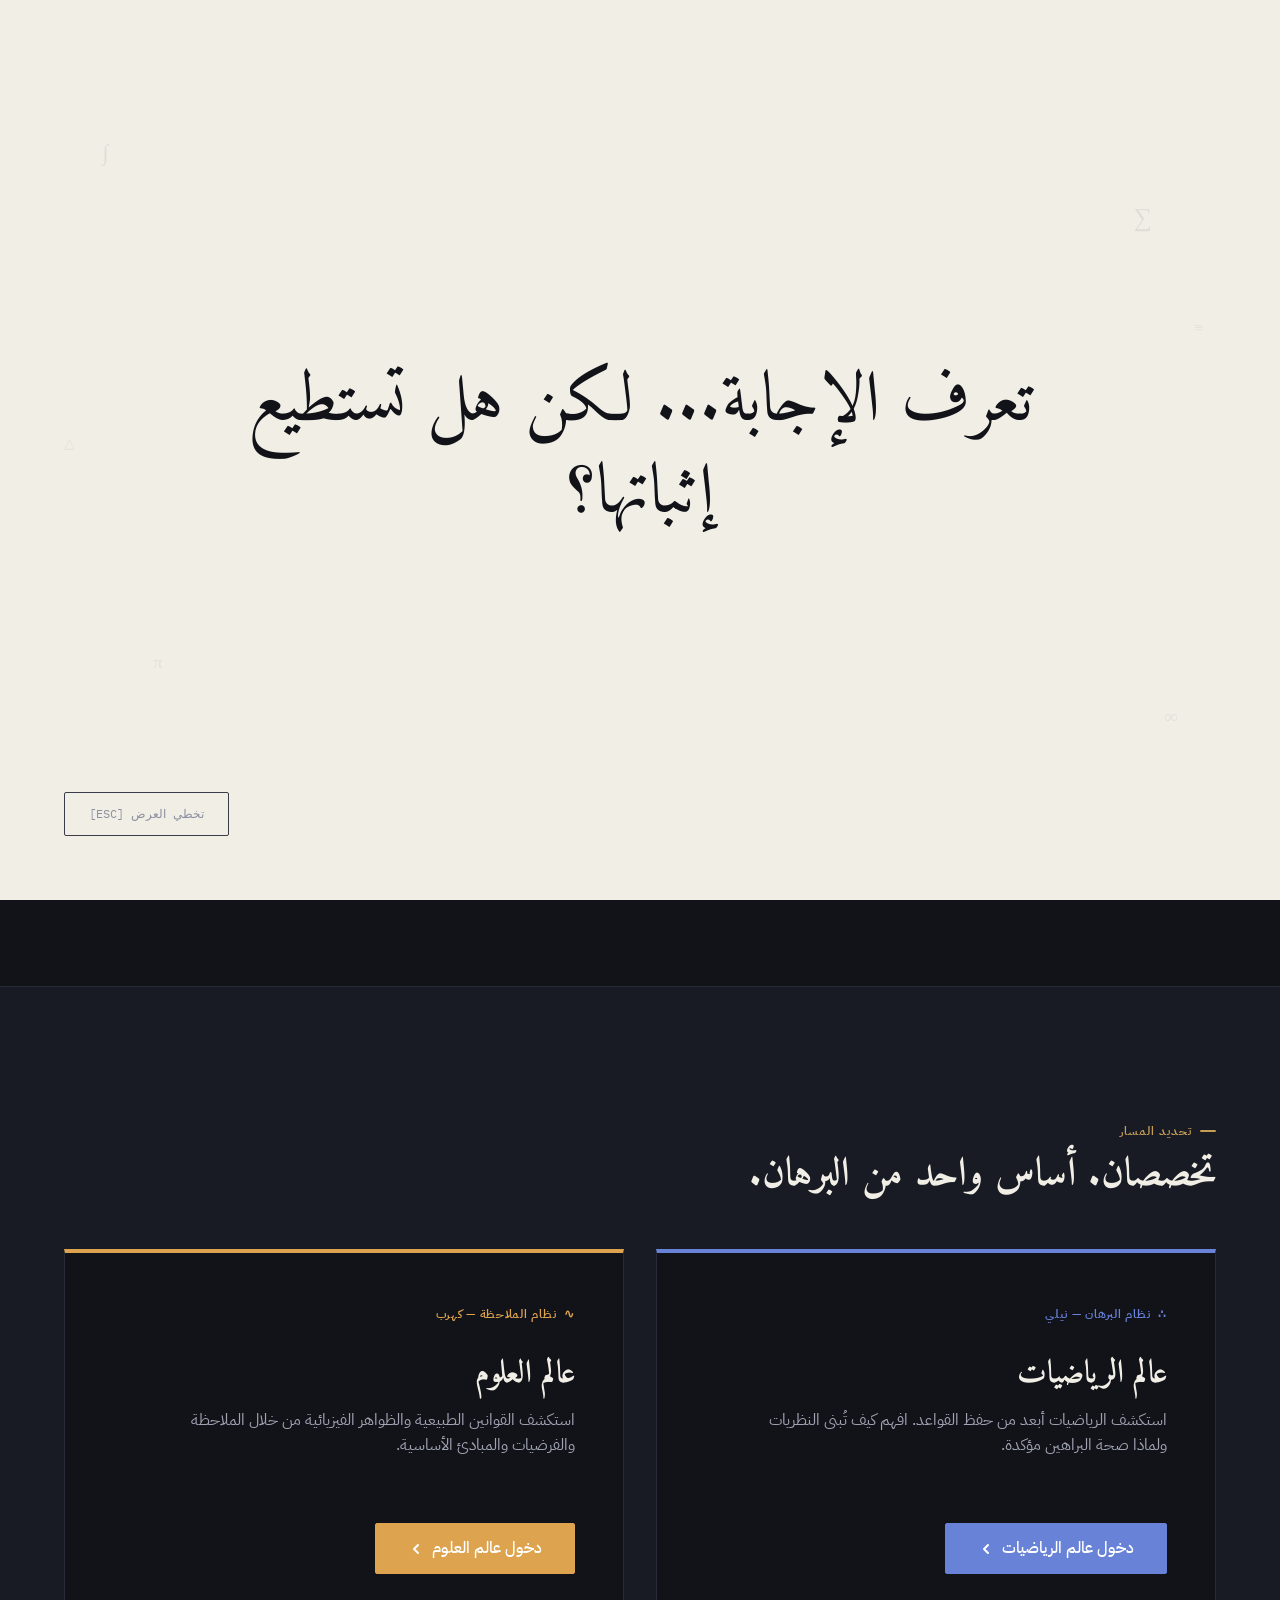
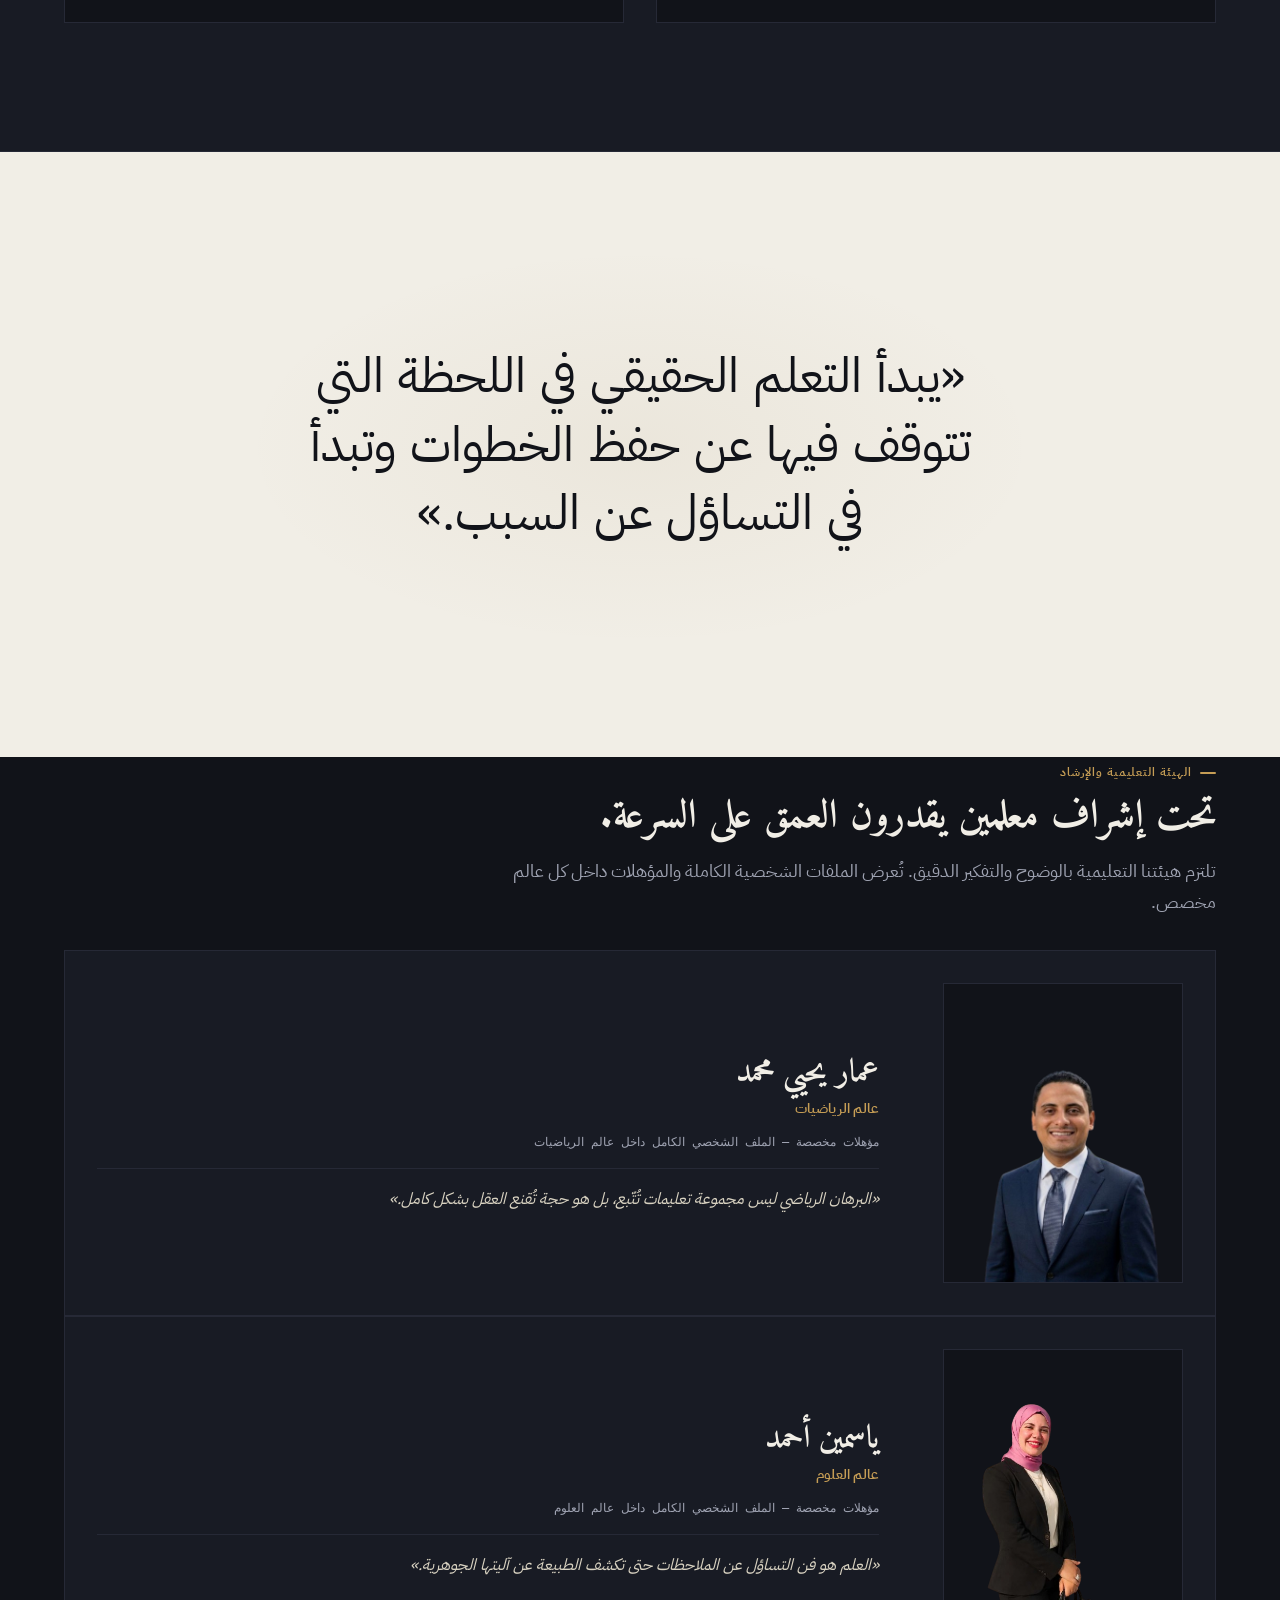
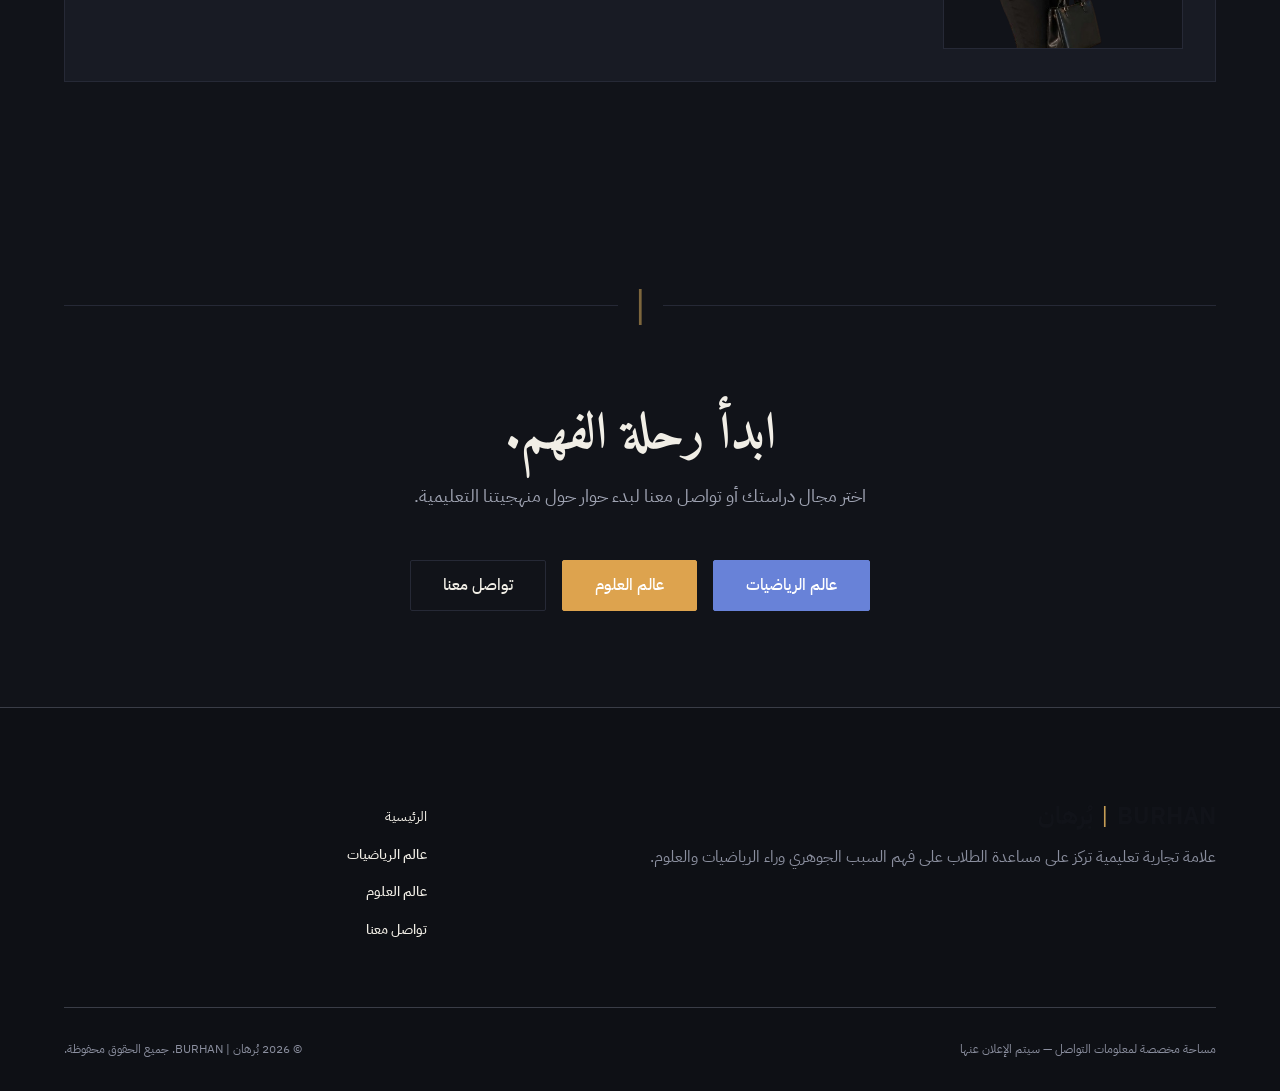
<file: index.html>
<!DOCTYPE html>
<html lang="ar" dir="rtl">

<head>
  <meta charset="UTF-8">
  <meta name="viewport" content="width=device-width, initial-scale=1.0">
  <title>BURHAN | بُرهان — Understand the WHY behind Science &amp; Mathematics</title>
  <meta name="description"
    content="BURHAN is an educational brand focused on helping students understand the WHY behind Mathematics and Science instead of simply memorizing answers.">
  <link rel="stylesheet" href="css/main.css">
  <script src="js/theme.js"></script>
</head>

<body>

  <!-- ACCESSIBLE SKIP-TO-MAIN LINK -->
  <a href="#main-content" class="skip-link" data-en="Skip to main content" data-ar="الانتقال إلى المحتوى الرئيسي">الانتقال إلى المحتوى الرئيسي</a>

  <!-- 1. CINEMATIC INTRO — "THE FIRST WHY" -->
  <div class="cinematic-intro" data-cinematic-intro aria-live="polite">


    <!-- Floating math symbols for intro depth -->
    <div class="intro-ambient" aria-hidden="true">
      <span class="intro-ambient-symbol" style="top:15%;left:8%;font-size:1.4rem;opacity:0.07;">∫</span>
      <span class="intro-ambient-symbol" style="top:72%;left:12%;font-size:1.1rem;opacity:0.06;">π</span>
      <span class="intro-ambient-symbol" style="top:22%;right:10%;font-size:1.6rem;opacity:0.07;">∑</span>
      <span class="intro-ambient-symbol" style="top:78%;right:8%;font-size:1.2rem;opacity:0.05;">∞</span>
      <span class="intro-ambient-symbol" style="top:48%;left:5%;font-size:0.9rem;opacity:0.06;">△</span>
      <span class="intro-ambient-symbol" style="top:35%;right:6%;font-size:1rem;opacity:0.06;">≡</span>
    </div>

    <div class="intro-stage" data-intro-question>
      <h2 class="intro-question font-display" data-en="You know the answer. But can you prove it?"
        data-ar="تعرف الإجابة... لكن هل تستطيع إثباتها؟">
        تعرف الإجابة... لكن هل تستطيع إثباتها؟
      </h2>
    </div>

    <div class="intro-stage" data-intro-identity>
      <div class="intro-identity-lockup">
        <div class="intro-wordmark font-display">
          BURHAN <span class="burhan-divider intro-burhan-divider">|</span> بُرهان
        </div>
        <div class="intro-tagline-wrap" data-intro-tagline>
          <p class="intro-tagline font-mono" data-en="Understanding the WHY behind Mathematics &amp; Science."
            data-ar="فهم السبب الجوهري وراء الرياضيات والعلوم.">
            فهم السبب الجوهري وراء الرياضيات والعلوم.
          </p>
        </div>
      </div>
    </div>

    <button type="button" class="cinematic-skip-btn" data-skip-intro data-en="Skip Intro [ESC]"
      data-ar="تخطي العرض [ESC]">
      تخطي العرض [ESC]
    </button>
  </div>

  <!-- GLOBAL NAVIGATION HEADER -->
  <header class="site-header">
    <nav class="site-nav container" aria-label="Main Navigation">
      <a href="index.html" class="burhan-wordmark" aria-label="BURHAN Home">
        BURHAN <span class="burhan-divider">|</span> بُرهان
      </a>

      <ul class="nav-menu" data-nav-menu>
        <li><a href="index.html" class="nav-link is-active" aria-current="page" data-en="Home"
            data-ar="الرئيسية">Home</a></li>
        <li><a href="mathematics.html" class="nav-link" data-en="Mathematics" data-ar="الرياضيات">Mathematics</a></li>
        <li><a href="science.html" class="nav-link" data-en="Science" data-ar="العلوم">Science</a></li>
        <li><a href="contact.html" class="nav-link" data-en="Contact" data-ar="تواصل معنا">Contact</a></li>
      </ul>

      <div class="nav-actions">
        <!-- Theme Toggle (Light / Dark) -->
        <button type="button" class="theme-toggle-btn" data-theme-toggle aria-label="Switch Theme">
          <svg class="theme-icon-sun" width="18" height="18" viewBox="0 0 24 24">
            <circle cx="12" cy="12" r="5" />
            <path
              d="M12 1v2M12 21v2M4.22 4.22l1.42 1.42M18.36 18.36l1.42 1.42M1 12h2M21 12h2M4.22 19.78l1.42-1.42M18.36 5.64l1.42-1.42" />
          </svg>
          <svg class="theme-icon-moon" width="18" height="18" viewBox="0 0 24 24" style="display:none;">
            <path d="M21 12.79A9 9 0 1 1 11.21 3 7 7 0 0 0 21 12.79z" />
          </svg>
        </button>

        <!-- Language Switcher -->
        <button type="button" class="lang-toggle-btn" data-lang-toggle aria-label="التحويل إلى العربية">
          <span data-en="العربية" data-ar="English">العربية</span>
        </button>

        <!-- Mobile Menu Toggle -->
        <button type="button" class="nav-toggle-btn" data-nav-toggle aria-expanded="false"
          aria-label="Open Navigation Menu">
          <svg width="20" height="20" viewBox="0 0 20 20" fill="none" xmlns="http://www.w3.org/2000/svg">
            <path d="M3 5H17M3 10H17M3 15H17" stroke="currentColor" stroke-width="2" stroke-linecap="round" />
          </svg>
        </button>
      </div>
    </nav>
  </header>

  <!-- MAIN HOME CONTENT -->
  <main id="main-content">

    <!-- 2. HERO / BRAND STATEMENT -->
    <section class="home-hero" data-hero-section>

      <!-- Animated Canvas — Mathematical + Scientific Environment -->
      <canvas class="hero-canvas" aria-hidden="true" id="heroCanvas"></canvas>

      <!-- Radial atmospheric glow layers -->
      <div class="hero-glow hero-glow--math" aria-hidden="true"></div>
      <div class="hero-glow hero-glow--science" aria-hidden="true"></div>

      <!-- Accent construction line — draws itself on reveal -->
      <span class="hero-accent-line" aria-hidden="true"></span>

      <!-- Floating ambient math symbols — decorative layer -->
      <div class="hero-ambient-layer" aria-hidden="true">
        <span class="ambient-symbol a-sym-1">∑</span>
        <span class="ambient-symbol a-sym-2">∫</span>
        <span class="ambient-symbol a-sym-3">π</span>
        <span class="ambient-symbol a-sym-4">∞</span>
        <span class="ambient-symbol a-sym-5">∴</span>
        <span class="ambient-symbol a-sym-6">≡</span>
        <span class="ambient-symbol a-sym-7">∿</span>
        <span class="ambient-symbol a-sym-8">△</span>
      </div>

      <div class="container home-hero-container">
        <div class="home-hero-grid">

          <!-- Hero Text Column -->
          <div class="home-hero-content">
            <!-- Hero Proof Badges -->
            <div class="hero-badges" data-reveal-hero>
              <span class="hero-badge">
                <span class="hero-badge-dot"></span>
                <span data-en="PROOF DRIVEN" data-ar="مبني على البرهان">PROOF DRIVEN</span>
              </span>
              <span class="hero-badge">
                <span class="hero-badge-dot"></span>
                <span data-en="RIGOROUS METHODOLOGY" data-ar="منهجية دقيقة">RIGOROUS METHODOLOGY</span>
              </span>
            </div>

            <span class="section-eyebrow hero-eyebrow" data-reveal-hero data-en="BURHAN | بُرهان"
              data-ar="بُرهان | BURHAN">BURHAN | بُرهان</span>

            <h1 class="home-hero-title font-display" data-reveal-hero
              data-en="Don't just memorize the answer. Understand why." data-ar="لا تحفظ الإجابة فقط. افهم السبب.">
              Don't just memorize the answer. Understand why.
            </h1>

            <p class="home-hero-lead" data-reveal-hero
              data-en="Mathematics and Science are not sets of formulas to recite. They are structured systems of reasoning waiting to be proven and understood."
              data-ar="الرياضيات والعلوم ليست مجرد صيغ تُحفظ، بل هي أنظمة تفكير برهانية تنتظر الفهم والإثبات.">
              Mathematics and Science are not sets of formulas to recite. They are structured systems of reasoning
              waiting to be proven and understood.
            </p>

            <!-- Hero proof bar: QUESTION | REASONING | UNDERSTANDING -->
            <div class="hero-proof-bar" data-reveal-hero aria-hidden="true">
              <span class="hero-proof-step font-mono" data-en="QUESTION" data-ar="السؤال">QUESTION</span>
              <span class="hero-proof-sep burhan-divider">|</span>
              <span class="hero-proof-step font-mono" data-en="REASONING" data-ar="الاستدلال">REASONING</span>
              <span class="hero-proof-sep burhan-divider">|</span>
              <span class="hero-proof-step font-mono" data-en="UNDERSTANDING" data-ar="الفهم">UNDERSTANDING</span>
            </div>

            <div class="hero-cta-row" data-reveal-hero>
              <a href="#choose-your-world" class="btn btn-primary">
                <span data-en="Choose Your World" data-ar="اختر عالمك">Choose Your World</span>
                <svg class="icon-directional" width="16" height="16" viewBox="0 0 16 16" fill="none"
                  xmlns="http://www.w3.org/2000/svg" style="margin-inline-start: var(--space-2);">
                  <path d="M6 12L10 8L6 4" stroke="currentColor" stroke-width="2" stroke-linecap="round"
                    stroke-linejoin="round" />
                </svg>
              </a>
              <a href="contact.html" class="btn btn-ghost" data-en="Contact Us" data-ar="تواصل معنا">
                Contact Us
              </a>
            </div>
          </div>

          <!-- Hero Combined Teachers Visual Column -->
          <div class="home-hero-visual hero-teachers-visual" data-reveal-hero>
            <div class="hero-teachers-wrapper">
              <!-- Minimal dual Math (Indigo) / Science (Amber) accent atmospheric glow -->
              <span class="teachers-accent-glow teachers-accent-glow--math" aria-hidden="true"></span>
              <span class="teachers-accent-glow teachers-accent-glow--science" aria-hidden="true"></span>

              <!-- Direct Cutout Image Display (No Card / Container Box) -->
              <div class="hero-teachers-display">
                <img src="images/teachers/teachers.png"
                  alt="BURHAN Educators — Ammar Yehia (Mathematics) & Yasmin Ahmed (Science)" class="hero-teachers-img"
                  loading="eager">
              </div>

              <!-- Editorial Educator Name Lockup -->
              <div class="hero-teachers-caption font-mono">
                <span class="caption-item caption-item--math" data-en="Ammar Yehia — Math"
                  data-ar="عمار يحيى — رياضيات">Ammar Yehia — Math</span>
                <span class="burhan-divider" aria-hidden="true">|</span>
                <span class="caption-item caption-item--science" data-en="Yasmin Ahmed — Science"
                  data-ar="ياسمين أحمد — علوم">Yasmin Ahmed — Science</span>
              </div>
            </div>
          </div>

        </div>
      </div>

      <!-- Hero scroll indicator -->
      <div class="hero-scroll-indicator" aria-hidden="true">
        <span class="scroll-line"></span>
      </div>
    </section>

    <!-- 3. CHOOSE YOUR WORLD -->
    <section id="choose-your-world" class="worlds-section">
      <div class="container">
        <div class="section-heading" data-reveal>
          <span class="section-eyebrow" data-en="Subject Selection" data-ar="تحديد المسار">Subject Selection</span>
          <h2 class="section-title font-display" data-en="Two disciplines. One foundation of proof."
            data-ar="تخصصان. أساس واحد من البرهان.">
            Two disciplines. One foundation of proof.
          </h2>
        </div>

        <div class="world-selection-grid">

          <!-- Mathematics World Panel -->
          <article class="world-panel" data-world="math" data-reveal data-reveal-delay="0">
            <!-- Full atmospheric background for this world -->
            <div class="world-panel-bg" aria-hidden="true">
              <canvas class="world-canvas" data-world-canvas="math" aria-hidden="true"></canvas>
              <div class="world-panel-glow" aria-hidden="true"></div>
            </div>

            <!-- Structural motif lines — appear on hover -->
            <span class="panel-motif panel-motif--math" aria-hidden="true">
              <span class="panel-motif-line pm-l1"></span>
              <span class="panel-motif-line pm-l2"></span>
              <span class="panel-motif-symbol">∴</span>
            </span>

            <div class="world-panel-inner">
              <div class="world-panel-header">
                <div class="world-panel-badge">
                  <span class="panel-badge-symbol">∴</span>
                  <span data-en="PROOF SYSTEM — INDIGO" data-ar="نظام البرهان — نيلي">PROOF SYSTEM — INDIGO</span>
                </div>
                <!-- Accent line that draws on hover -->
                <span class="panel-accent-line" aria-hidden="true"></span>
                <h3 class="world-panel-title font-display" data-en="Mathematics World" data-ar="عالم الرياضيات">
                  Mathematics World</h3>
                <p class="world-panel-description"
                  data-en="Explore mathematics beyond formulaic memory. Understand how theorems are constructed and why proofs hold true."
                  data-ar="استكشف الرياضيات أبعد من حفظ القواعد. افهم كيف تُبنى النظريات ولماذا صحة البراهين مؤكدة.">
                  Explore mathematics beyond formulaic memory. Understand how theorems are constructed and why proofs
                  hold true.
                </p>
              </div>
              <div class="panel-footer">
                <a href="mathematics.html" class="btn btn-math btn-panel">
                  <span data-en="Enter Mathematics World" data-ar="دخول عالم الرياضيات">Enter Mathematics World</span>
                  <svg class="icon-directional" width="16" height="16" viewBox="0 0 16 16" fill="none"
                    xmlns="http://www.w3.org/2000/svg" style="margin-inline-start: var(--space-2);">
                    <path d="M6 12L10 8L6 4" stroke="currentColor" stroke-width="2" stroke-linecap="round"
                      stroke-linejoin="round" />
                  </svg>
                </a>
              </div>
            </div>
          </article>

          <!-- Science World Panel -->
          <article class="world-panel" data-world="science" data-reveal data-reveal-delay="160">
            <!-- Full atmospheric background for this world -->
            <div class="world-panel-bg" aria-hidden="true">
              <canvas class="world-canvas" data-world-canvas="science" aria-hidden="true"></canvas>
              <div class="world-panel-glow" aria-hidden="true"></div>
            </div>

            <!-- Observational motif lines — appear on hover -->
            <span class="panel-motif panel-motif--science" aria-hidden="true">
              <span class="panel-motif-wave"></span>
              <span class="panel-motif-symbol">∿</span>
            </span>

            <div class="world-panel-inner">
              <div class="world-panel-header">
                <div class="world-panel-badge">
                  <span class="panel-badge-symbol">∿</span>
                  <span data-en="OBSERVATION SYSTEM — AMBER" data-ar="نظام الملاحظة — كهرب">OBSERVATION SYSTEM —
                    AMBER</span>
                </div>
                <!-- Accent line that draws on hover -->
                <span class="panel-accent-line" aria-hidden="true"></span>
                <h3 class="world-panel-title font-display" data-en="Science World" data-ar="عالم العلوم">Science World
                </h3>
                <p class="world-panel-description"
                  data-en="Investigate natural laws and physical phenomena through observation, hypothesis, and foundational principles."
                  data-ar="استكشف القوانين الطبيعية والظواهر الفيزيائية من خلال الملاحظة والفرضيات والمبادئ الأساسية.">
                  Investigate natural laws and physical phenomena through observation, hypothesis, and foundational
                  principles.
                </p>
              </div>
              <div class="panel-footer">
                <a href="science.html" class="btn btn-science btn-panel">
                  <span data-en="Enter Science World" data-ar="دخول عالم العلوم">Enter Science World</span>
                  <svg class="icon-directional" width="16" height="16" viewBox="0 0 16 16" fill="none"
                    xmlns="http://www.w3.org/2000/svg" style="margin-inline-start: var(--space-2);">
                    <path d="M6 12L10 8L6 4" stroke="currentColor" stroke-width="2" stroke-linecap="round"
                      stroke-linejoin="round" />
                  </svg>
                </a>
              </div>
            </div>
          </article>

        </div>
      </div>
    </section>

    <!-- 4. PHILOSOPHY SECTION (PAUSE SECTION) -->
    <section class="philosophy-section" data-philosophy-section>
      <div class="container">
        <blockquote class="philosophy-quote font-display" data-philosophy-quote
          data-en="&ldquo;True learning begins the moment you stop memorizing steps and start asking why.&rdquo;"
          data-ar="«يبدأ التعلم الحقيقي في اللحظة التي تتوقف فيها عن حفظ الخطوات وتبدأ في التساؤل عن السبب.»">
          &ldquo;True learning begins the moment you stop memorizing steps and start asking why.&rdquo;
        </blockquote>
      </div>
    </section>

    <!-- 5. FACULTY SECTION -->
    <section class="faculty-section" data-reveal>
      <div class="container">
        <div class="section-heading" data-reveal data-reveal-delay="0">
          <span class="section-eyebrow" data-en="Faculty &amp; Mentorship" data-ar="الهيئة التعليمية والإرشاد">Faculty
            &amp; Mentorship</span>
          <h2 class="section-title font-display" data-en="Guided by educators who value depth over speed."
            data-ar="تحت إشراف معلمين يقدرون العمق على السرعة.">
            Guided by educators who value depth over speed.
          </h2>
          <p class="section-lead"
            data-en="Our faculty is dedicated to clarity and rigorous reasoning. Full teacher profiles and credentials are featured within each respective world."
            data-ar="تلتزم هيئتنا التعليمية بالوضوح والتفكير الدقيق. تُعرض الملفات الشخصية الكاملة والمؤهلات داخل كل عالم مخصص.">
            Our faculty is dedicated to clarity and rigorous reasoning. Full teacher profiles and credentials are
            featured within each respective world.
          </p>
        </div>

        <div class="teacher-grid">
          <!-- Mathematics Teacher Brief -->
          <article class="teacher-card" data-teacher-world="math" data-reveal data-reveal-delay="0">
            <div class="teacher-card-media">
              <img
                src="images/teachers/ammar-yehia-cutout.png"
                alt="Ammar Yehia Mohamed — Mathematics Teacher"
                class="teacher-card-image"
                loading="lazy">
            </div>
            <div class="teacher-card-body">
              <h3 class="teacher-name font-display" data-en="Ammar Yehia Mohamed" data-ar="عمار يحيي محمد">
                Ammar Yehia Mohamed
              </h3>
              <span class="teacher-subject" data-en="Mathematics World" data-ar="عالم الرياضيات">
                Mathematics World
              </span>
              <div class="teacher-credentials" data-en="Credentials Placeholder — Full profile inside Mathematics World"
                data-ar="مؤهلات مخصصة — الملف الشخصي الكامل داخل عالم الرياضيات">
                Credentials Placeholder — Full profile inside Mathematics World
              </div>
              <blockquote class="teacher-quote"
                data-en="&ldquo;A mathematical proof is not a set of instructions to follow; it is an argument that convinces the mind completely.&rdquo;"
                data-ar="«البرهان الرياضي ليس مجموعة تعليمات تُتّبع، بل هو حجة تُقنع العقل بشكل كامل.»">
                &ldquo;A mathematical proof is not a set of instructions to follow; it is an argument that convinces the
                mind completely.&rdquo;
              </blockquote>
            </div>
          </article>

          <!-- Science Teacher Brief -->
          <article class="teacher-card" data-teacher-world="science" data-reveal data-reveal-delay="160">
            <div class="teacher-card-media">
              <img
                src="images/teachers/yasmin.png"
                alt="Yasmine Ahmed — Science Teacher"
                class="teacher-card-image"
                loading="lazy">
            </div>
            <div class="teacher-card-body">
              <h3 class="teacher-name font-display" data-en="Yasmine Ahmed" data-ar="ياسمين أحمد">
                Yasmine Ahmed
              </h3>
              <span class="teacher-subject" data-en="Science World" data-ar="عالم العلوم">
                Science World
              </span>
              <div class="teacher-credentials" data-en="Credentials Placeholder — Full profile inside Science World"
                data-ar="مؤهلات مخصصة — الملف الشخصي الكامل داخل عالم العلوم">
                Credentials Placeholder — Full profile inside Science World
              </div>
              <blockquote class="teacher-quote"
                data-en="&ldquo;Science is the art of questioning observations until nature reveals its underlying mechanism.&rdquo;"
                data-ar="«العلم هو فن التساؤل عن الملاحظات حتى تكشف الطبيعة عن آليتها الجوهرية.»">
                &ldquo;Science is the art of questioning observations until nature reveals its underlying
                mechanism.&rdquo;
              </blockquote>
            </div>
          </article>
        </div>
      </div>
    </section>

    <!-- 6. CLOSING CTA -->
    <section class="closing-cta-section" data-reveal>
      <div class="container">
        <div class="section-divider" aria-hidden="true">
          <span class="burhan-divider closing-divider">|</span>
        </div>
        <h2 class="closing-cta-title font-display" data-en="Start the journey of understanding."
          data-ar="ابدأ رحلة الفهم.">
          Start the journey of understanding.
        </h2>
        <p class="section-lead closing-cta-lead"
          data-en="Select your area of study or reach out to start a conversation about our educational methodology."
          data-ar="اختر مجال دراستك أو تواصل معنا لبدء حوار حول منهجيتنا التعليمية.">
          Select your area of study or reach out to start a conversation about our educational methodology.
        </p>

        <div class="closing-cta-actions">
          <a href="mathematics.html" class="btn btn-math" data-en="Mathematics World"
            data-ar="عالم الرياضيات">Mathematics World</a>
          <a href="science.html" class="btn btn-science" data-en="Science World" data-ar="عالم العلوم">Science World</a>
          <a href="contact.html" class="btn btn-ghost" data-en="Contact Us" data-ar="تواصل معنا">Contact Us</a>
        </div>
      </div>
    </section>

  </main>

  <!-- GLOBAL FOOTER -->
  <footer class="site-footer">
    <div class="container">
      <div class="footer-grid">
        <div class="footer-brand">
          <a href="index.html" class="burhan-wordmark">
            BURHAN <span class="burhan-divider">|</span> بُرهان
          </a>
          <p data-en="An educational brand focused on helping students understand the WHY behind Mathematics and Science."
            data-ar="علامة تجارية تعليمية تركز على مساعدة الطلاب على فهم السبب الجوهري وراء الرياضيات والعلوم.">
            An educational brand focused on helping students understand the WHY behind Mathematics and Science.
          </p>
        </div>
        <div>
          <ul class="footer-nav">
            <li><a href="index.html" data-en="Home" data-ar="الرئيسية">Home</a></li>
            <li><a href="mathematics.html" class="nav-link" data-en="Mathematics World"
                data-ar="عالم الرياضيات">Mathematics World</a></li>
            <li><a href="science.html" class="nav-link" data-en="Science World" data-ar="عالم العلوم">Science World</a>
            </li>
            <li><a href="contact.html" class="nav-link" data-en="Contact" data-ar="تواصل معنا">Contact</a></li>
          </ul>
        </div>
      </div>
      <div class="footer-bottom">
        <span data-en="Contact Placeholder — Details to be announced"
          data-ar="مساحة مخصصة لمعلومات التواصل — سيتم الإعلان عنها">
          Contact Placeholder — Details to be announced
        </span>
        <span data-en="© 2026 BURHAN | بُرهان. All rights reserved."
          data-ar="© 2026 بُرهان | BURHAN. جميع الحقوق محفوظة.">
          © 2026 BURHAN | بُرهان. All rights reserved.
        </span>
      </div>
    </div>
  </footer>

  <script src="js/theme.js"></script>
  <script src="js/language.js"></script>
  <script src="js/navigation.js"></script>
  <script src="js/motion.js"></script>
  <script src="js/main.js"></script>
</body>

</html>
</file>
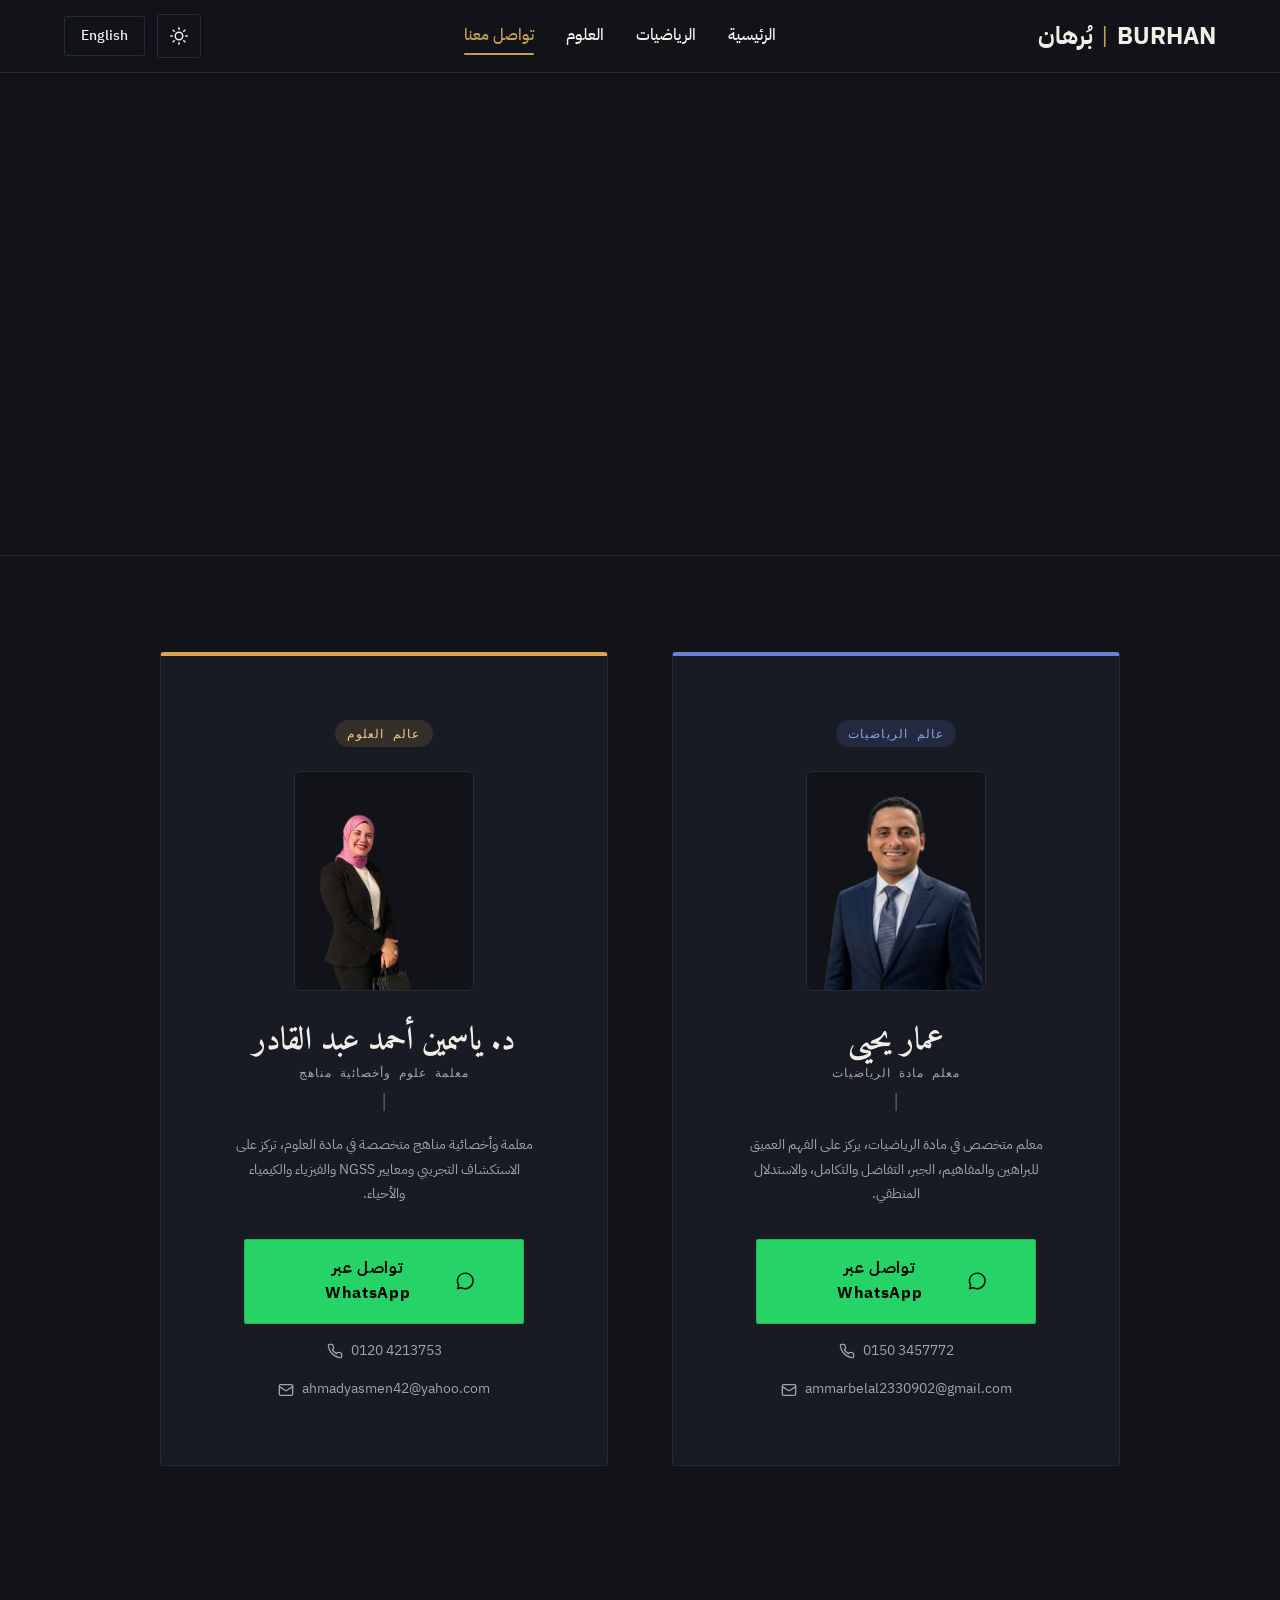
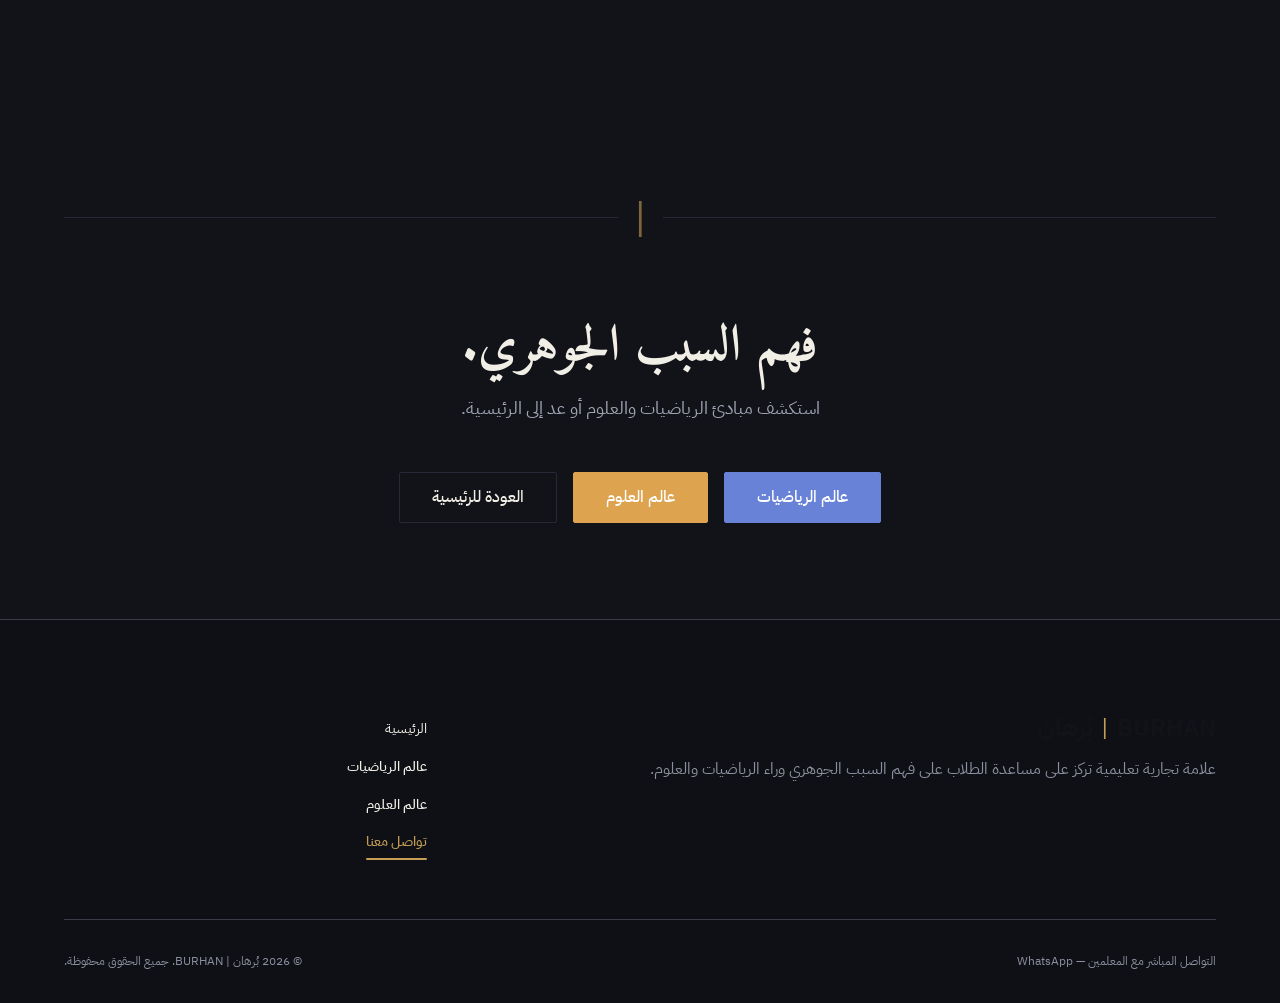
<file: contact.html>
<!DOCTYPE html>
<html lang="ar" dir="rtl">

<head>
  <meta charset="UTF-8">
  <meta name="viewport" content="width=device-width, initial-scale=1.0">
  <title>Contact | BURHAN — تواصل معنا | بُرهان</title>
  <meta name="description"
    content="Contact BURHAN teachers directly via WhatsApp. Reach Mr. Ammar Yehia for Mathematics (0150 3457772) and Ms. Yasmin Ahmed for Science (0120 4213753).">
  <link rel="stylesheet" href="css/main.css">
  <script src="js/theme.js"></script>
</head>

<body data-page="contact">

  <!-- ACCESSIBLE SKIP-TO-MAIN LINK -->
  <a href="#main-content" class="skip-link" data-en="Skip to main content" data-ar="الانتقال إلى المحتوى الرئيسي">Skip
    to main content</a>

  <!-- GLOBAL NAVIGATION HEADER -->
  <header class="site-header">
    <nav class="site-nav container" aria-label="Main Navigation">
      <a href="index.html" class="burhan-wordmark" aria-label="BURHAN Home">
        BURHAN <span class="burhan-divider">|</span> بُرهان
      </a>

      <ul class="nav-menu" data-nav-menu>
        <li><a href="index.html" class="nav-link" data-en="Home" data-ar="الرئيسية">Home</a></li>
        <li><a href="mathematics.html" class="nav-link" data-en="Mathematics" data-ar="الرياضيات">Mathematics</a></li>
        <li><a href="science.html" class="nav-link" data-en="Science" data-ar="العلوم">Science</a></li>
        <li><a href="contact.html" class="nav-link is-active" aria-current="page" data-en="Contact"
            data-ar="تواصل معنا">Contact</a></li>
      </ul>

      <div class="nav-actions">
        <!-- Theme Toggle (Light / Dark) -->
        <button type="button" class="theme-toggle-btn" data-theme-toggle aria-label="Switch Theme">
          <svg class="theme-icon-sun" width="18" height="18" viewBox="0 0 24 24">
            <circle cx="12" cy="12" r="5" />
            <path
              d="M12 1v2M12 21v2M4.22 4.22l1.42 1.42M18.36 18.36l1.42 1.42M1 12h2M21 12h2M4.22 19.78l1.42-1.42M18.36 5.64l1.42-1.42" />
          </svg>
          <svg class="theme-icon-moon" width="18" height="18" viewBox="0 0 24 24" style="display:none;">
            <path d="M21 12.79A9 9 0 1 1 11.21 3 7 7 0 0 0 21 12.79z" />
          </svg>
        </button>

        <!-- Language Switcher -->
        <button type="button" class="lang-toggle-btn" data-lang-toggle aria-label="التحويل إلى العربية">
          <span data-en="العربية" data-ar="English">العربية</span>
        </button>

        <!-- Mobile Menu Toggle -->
        <button type="button" class="nav-toggle-btn" data-nav-toggle aria-expanded="false"
          aria-label="Open Navigation Menu">
          <svg width="20" height="20" viewBox="0 0 20 20" fill="none" xmlns="http://www.w3.org/2000/svg">
            <path d="M3 5H17M3 10H17M3 15H17" stroke="currentColor" stroke-width="2" stroke-linecap="round" />
          </svg>
        </button>
      </div>
    </nav>
  </header>

  <!-- MAIN CONTACT PAGE CONTENT -->
  <main id="main-content">

    <!-- 01 — HERO / INTRO SECTION -->
    <section class="contact-hero section-padding" data-hero-section>
      <div class="container contact-hero-container">

        <span class="section-eyebrow hero-eyebrow" data-reveal-hero data-en="BURHAN | DIRECT COMMUNICATION"
          data-ar="بُرهان | التواصل المباشر">BURHAN | DIRECT COMMUNICATION</span>

        <h1 class="contact-hero-title font-display" data-reveal-hero data-en="Start the Conversation"
          data-ar="ابدأ التواصل">
          Start the Conversation
        </h1>

        <div class="contact-hero-divider-wrap" data-reveal-hero aria-hidden="true">
          <span class="burhan-divider contact-hero-divider">|</span>
        </div>

        <p class="contact-hero-lead" data-reveal-hero
          data-en="Students and parents can reach out directly to the appropriate teacher regarding class availability, schedules, and learning guidance."
          data-ar="يمكن للطلاب وأولياء الأمور التواصل مباشرة مع المعلم المختص بشأن مواعيد الدروس، الجداول، والإرشاد التعليمي.">
          Students and parents can reach out directly to the appropriate teacher regarding class availability,
          schedules, and learning guidance.
        </p>

      </div>
    </section>

    <!-- 02 — CONTACT TEACHERS SECTION -->
    <section class="contact-grid-section section-padding">
      <div class="container">

        <div class="contact-teachers-grid">

          <!-- TEACHER 1 — AMMAR YEHIA (MATHEMATICS) -->
          <article class="contact-card contact-card--math" data-reveal data-reveal-delay="0">
            <div class="contact-card-header">
              <span class="contact-subject-tag contact-subject-tag--math font-mono" data-en="MATHEMATICS WORLD"
                data-ar="عالم الرياضيات">MATHEMATICS WORLD</span>
            </div>

            <div class="contact-portrait-wrap">
              <div class="contact-portrait-frame contact-portrait-frame--math">
                <img src="images/teachers/ammar-yehia-cutout.png" alt="Mr. Ammar Yehia — Mathematics"
                  class="contact-portrait-img" loading="eager">
              </div>
            </div>

            <div class="contact-card-content">
              <h2 class="contact-teacher-name font-display" data-en="Ammar Yehia" data-ar="عمار يحيى">
                Ammar Yehia
              </h2>

              <p class="contact-teacher-role font-mono" data-en="Mathematics Educator" data-ar="معلم مادة الرياضيات">
                Mathematics Educator
              </p>

              <div class="contact-card-divider" aria-hidden="true">
                <span class="burhan-divider">|</span>
              </div>

              <p class="contact-teacher-intro"
                data-en="Dedicated Mathematics educator focusing on deep conceptual proof, algebraic rigor, calculus, and mathematical reasoning."
                data-ar="معلم متخصص في مادة الرياضيات، يركز على الفهم العميق للبراهين والمفاهيم، الجبر، التفاضل والتكامل، والاستدلال المنطقي.">
                Dedicated Mathematics educator focusing on deep conceptual proof, algebraic rigor, calculus, and
                mathematical reasoning.
              </p>

              <div class="contact-card-actions">
                <a href="https://wa.me/201503457772" target="_blank" rel="noopener noreferrer"
                  class="btn-whatsapp btn-whatsapp--math" aria-label="Contact Mr. Ammar Yassin on WhatsApp">
                  <svg width="22" height="22" viewBox="0 0 24 24" fill="currentColor" aria-hidden="true">
                    <path
                      d="M12.012 2c-5.506 0-9.989 4.478-9.99 9.984a9.964 9.964 0 0 0 1.333 4.993L2 22l5.233-1.337a9.96 9.96 0 0 0 4.779 1.216h.004c5.505 0 9.988-4.478 9.989-9.985 0-2.667-1.037-5.176-2.922-7.062A9.925 9.925 0 0 0 12.012 2zm0 18.163h-.003a8.28 8.28 0 0 1-4.223-1.157l-.303-.18-3.137.82.836-3.056-.197-.313a8.27 8.27 0 0 1-1.267-4.464c0-4.568 3.718-8.286 8.291-8.286 2.213 0 4.293.863 5.858 2.43 1.564 1.566 2.426 3.647 2.425 5.86 0 4.569-3.717 8.286-8.284 8.286z" />
                  </svg>
                  <span data-en="Contact via WhatsApp" data-ar="تواصل عبر WhatsApp">Contact via WhatsApp</span>
                </a>

                <div class="contact-phone-display font-mono" dir="ltr">
                  <svg width="16" height="16" viewBox="0 0 24 24" fill="none" stroke="currentColor" stroke-width="2"
                    stroke-linecap="round" stroke-linejoin="round" aria-hidden="true">
                    <path
                      d="M22 16.92v3a2 2 0 0 1-2.18 2 19.79 19.79 0 0 1-8.63-3.07 19.5 19.5 0 0 1-6-6 19.79 19.79 0 0 1-3.07-8.67A2 2 0 0 1 4.11 2h3a2 2 0 0 1 2 1.72 12.84 12.84 0 0 0 .7 2.81 2 2 0 0 1-.45 2.11L8.09 9.91a16 16 0 0 0 6 6l1.27-1.27a2 2 0 0 1 2.11-.45 12.84 12.84 0 0 0 2.81.7A2 2 0 0 1 22 16.92z" />
                  </svg>
                  <span>0150 3457772</span>
                </div>

                <a href="mailto:ammarbelal2330902@gmail.com" class="contact-email-display font-mono" dir="ltr"
                  aria-label="Email Mr. Ammar Yassin">
                  <svg width="16" height="16" viewBox="0 0 24 24" fill="none" stroke="currentColor" stroke-width="2"
                    stroke-linecap="round" stroke-linejoin="round" aria-hidden="true">
                    <rect x="2" y="4" width="20" height="16" rx="2" />
                    <path d="m22 7-8.97 5.7a1.94 1.94 0 0 1-2.06 0L2 7" />
                  </svg>
                  <span>ammarbelal2330902@gmail.com</span>
                </a>
              </div>
            </div>
          </article>

          <!-- TEACHER 2 — YASMEN AHMED ABD EL KADER (SCIENCE) -->
          <article class="contact-card contact-card--science" data-reveal data-reveal-delay="150">
            <div class="contact-card-header">
              <span class="contact-subject-tag contact-subject-tag--science font-mono" data-en="SCIENCE WORLD"
                data-ar="عالم العلوم">SCIENCE WORLD</span>
            </div>

            <div class="contact-portrait-wrap">
              <div class="contact-portrait-frame contact-portrait-frame--science">
                <img src="images/teachers/yasmin.png" alt="Dr. Yasmen Ahmed Abd El Kader — Science" class="contact-portrait-img"
                  loading="eager">
              </div>
            </div>

            <div class="contact-card-content">
              <h2 class="contact-teacher-name font-display" data-en="Yasmen Ahmed Abd El Kader" data-ar="د. ياسمين أحمد عبد القادر">
                Yasmen Ahmed Abd El Kader
              </h2>

              <p class="contact-teacher-role font-mono" data-en="Science Educator &amp; Curriculum Specialist" data-ar="معلمة علوم وأخصائية مناهج">
                Science Educator &amp; Curriculum Specialist
              </p>

              <div class="contact-card-divider" aria-hidden="true">
                <span class="burhan-divider">|</span>
              </div>

              <p class="contact-teacher-intro"
                data-en="Dedicated Science educator and curriculum specialist focusing on empirical discovery, NGSS standards, Physics, Chemistry, and Biology."
                data-ar="معلمة وأخصائية مناهج متخصصة في مادة العلوم، تركز على الاستكشاف التجريبي ومعايير NGSS والفيزياء والكيمياء والأحياء.">
                Dedicated Science educator and curriculum specialist focusing on empirical discovery, NGSS standards, Physics, Chemistry,
                and Biology.
              </p>

              <div class="contact-card-actions">
                <a href="https://wa.me/201204213753" target="_blank" rel="noopener noreferrer"
                  class="btn-whatsapp btn-whatsapp--science" aria-label="Contact Dr. Yasmen Ahmed Abd El Kader on WhatsApp">
                  <svg width="22" height="22" viewBox="0 0 24 24" fill="currentColor" aria-hidden="true">
                    <path
                      d="M12.012 2c-5.506 0-9.989 4.478-9.99 9.984a9.964 9.964 0 0 0 1.333 4.993L2 22l5.233-1.337a9.96 9.96 0 0 0 4.779 1.216h.004c5.505 0 9.988-4.478 9.989-9.985 0-2.667-1.037-5.176-2.922-7.062A9.925 9.925 0 0 0 12.012 2zm0 18.163h-.003a8.28 8.28 0 0 1-4.223-1.157l-.303-.18-3.137.82.836-3.056-.197-.313a8.27 8.27 0 0 1-1.267-4.464c0-4.568 3.718-8.286 8.291-8.286 2.213 0 4.293.863 5.858 2.43 1.564 1.566 2.426 3.647 2.425 5.86 0 4.569-3.717 8.286-8.284 8.286z" />
                  </svg>
                  <span data-en="Contact via WhatsApp" data-ar="تواصل عبر WhatsApp">Contact via WhatsApp</span>
                </a>

                <div class="contact-phone-display font-mono" dir="ltr">
                  <svg width="16" height="16" viewBox="0 0 24 24" fill="none" stroke="currentColor" stroke-width="2"
                    stroke-linecap="round" stroke-linejoin="round" aria-hidden="true">
                    <path
                      d="M22 16.92v3a2 2 0 0 1-2.18 2 19.79 19.79 0 0 1-8.63-3.07 19.5 19.5 0 0 1-6-6 19.79 19.79 0 0 1-3.07-8.67A2 2 0 0 1 4.11 2h3a2 2 0 0 1 2 1.72 12.84 12.84 0 0 0 .7 2.81 2 2 0 0 1-.45 2.11L8.09 9.91a16 16 0 0 0 6 6l1.27-1.27a2 2 0 0 1 2.11-.45 12.84 12.84 0 0 0 2.81.7A2 2 0 0 1 22 16.92z" />
                  </svg>
                  <span>0120 4213753</span>
                </div>

                <a href="mailto:ahmadyasmen42@yahoo.com" class="contact-email-display font-mono" dir="ltr"
                  aria-label="Email Dr. Yasmen Ahmed Abd El Kader">
                  <svg width="16" height="16" viewBox="0 0 24 24" fill="none" stroke="currentColor" stroke-width="2"
                    stroke-linecap="round" stroke-linejoin="round" aria-hidden="true">
                    <rect x="2" y="4" width="20" height="16" rx="2" />
                    <path d="m22 7-8.97 5.7a1.94 1.94 0 0 1-2.06 0L2 7" />
                  </svg>
                  <span>ahmadyasmen42@yahoo.com</span>
                </a>
              </div>
            </div>
          </article>

        </div>

      </div>
    </section>

    <!-- 03 — CLOSING CTA SECTION -->
    <section class="closing-cta-section" data-reveal>
      <div class="container">
        <div class="section-divider" aria-hidden="true">
          <span class="burhan-divider closing-divider">|</span>
        </div>
        <h2 class="closing-cta-title font-display" data-en="UNDERSTAND THE WHY." data-ar="فهم السبب الجوهري.">
          UNDERSTAND THE WHY.
        </h2>
        <p class="section-lead closing-cta-lead"
          data-en="Explore the principles of Mathematics and Science or return home."
          data-ar="استكشف مبادئ الرياضيات والعلوم أو عد إلى الرئيسية.">
          Explore the principles of Mathematics and Science or return home.
        </p>

        <div class="closing-cta-actions">
          <a href="mathematics.html" class="btn btn-math" data-en="Mathematics World"
            data-ar="عالم الرياضيات">Mathematics World</a>
          <a href="science.html" class="btn btn-science" data-en="Science World" data-ar="عالم العلوم">Science World</a>
          <a href="index.html" class="btn btn-secondary" data-en="Back to Home" data-ar="العودة للرئيسية">Back to
            Home</a>
        </div>
      </div>
    </section>

  </main>

  <!-- 04 — GLOBAL FOOTER -->
  <footer class="site-footer">
    <div class="container">
      <div class="footer-grid">
        <div class="footer-brand">
          <a href="index.html" class="burhan-wordmark">
            BURHAN <span class="burhan-divider">|</span> بُرهان
          </a>
          <p data-en="An educational brand focused on helping students understand the WHY behind Mathematics and Science."
            data-ar="علامة تجارية تعليمية تركز على مساعدة الطلاب على فهم السبب الجوهري وراء الرياضيات والعلوم.">
            An educational brand focused on helping students understand the WHY behind Mathematics and Science.
          </p>
        </div>
        <div>
          <ul class="footer-nav">
            <li><a href="index.html" data-en="Home" data-ar="الرئيسية">Home</a></li>
            <li><a href="mathematics.html" class="nav-link" data-en="Mathematics World"
                data-ar="عالم الرياضيات">Mathematics World</a></li>
            <li><a href="science.html" class="nav-link" data-en="Science World" data-ar="عالم العلوم">Science World</a>
            </li>
            <li><a href="contact.html" class="nav-link is-active" aria-current="page" data-en="Contact"
                data-ar="تواصل معنا">Contact</a></li>
          </ul>
        </div>
      </div>
      <div class="footer-bottom">
        <span data-en="Direct Educator Communication — WhatsApp" data-ar="التواصل المباشر مع المعلمين — WhatsApp">
          Direct Educator Communication — WhatsApp
        </span>
        <span data-en="© 2026 BURHAN | بُرهان. All rights reserved."
          data-ar="© 2026 بُرهان | BURHAN. جميع الحقوق محفوظة.">
          © 2026 BURHAN | بُرهان. All rights reserved.
        </span>
      </div>
    </div>
  </footer>

  <script src="js/theme.js"></script>
  <script src="js/language.js"></script>
  <script src="js/navigation.js"></script>
  <script src="js/motion.js"></script>
  <script src="js/main.js"></script>
</body>

</html>
</file>
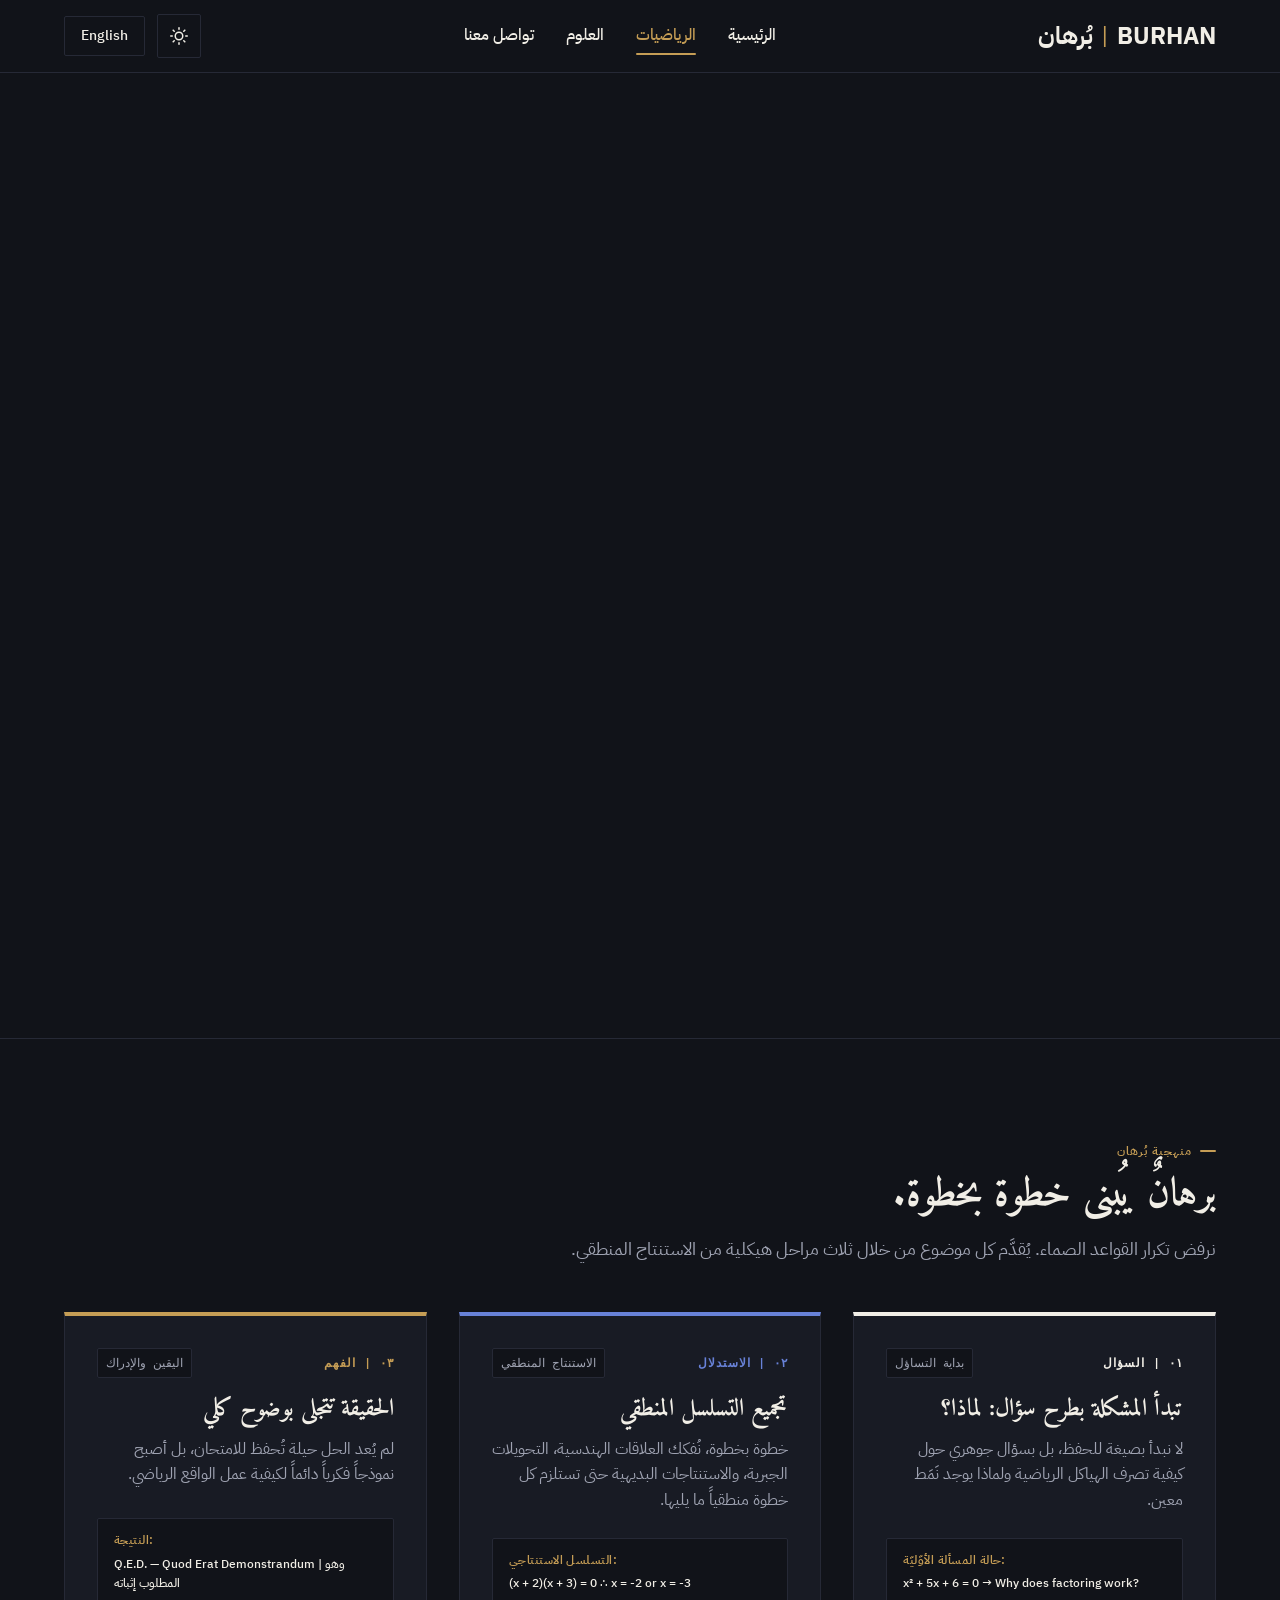
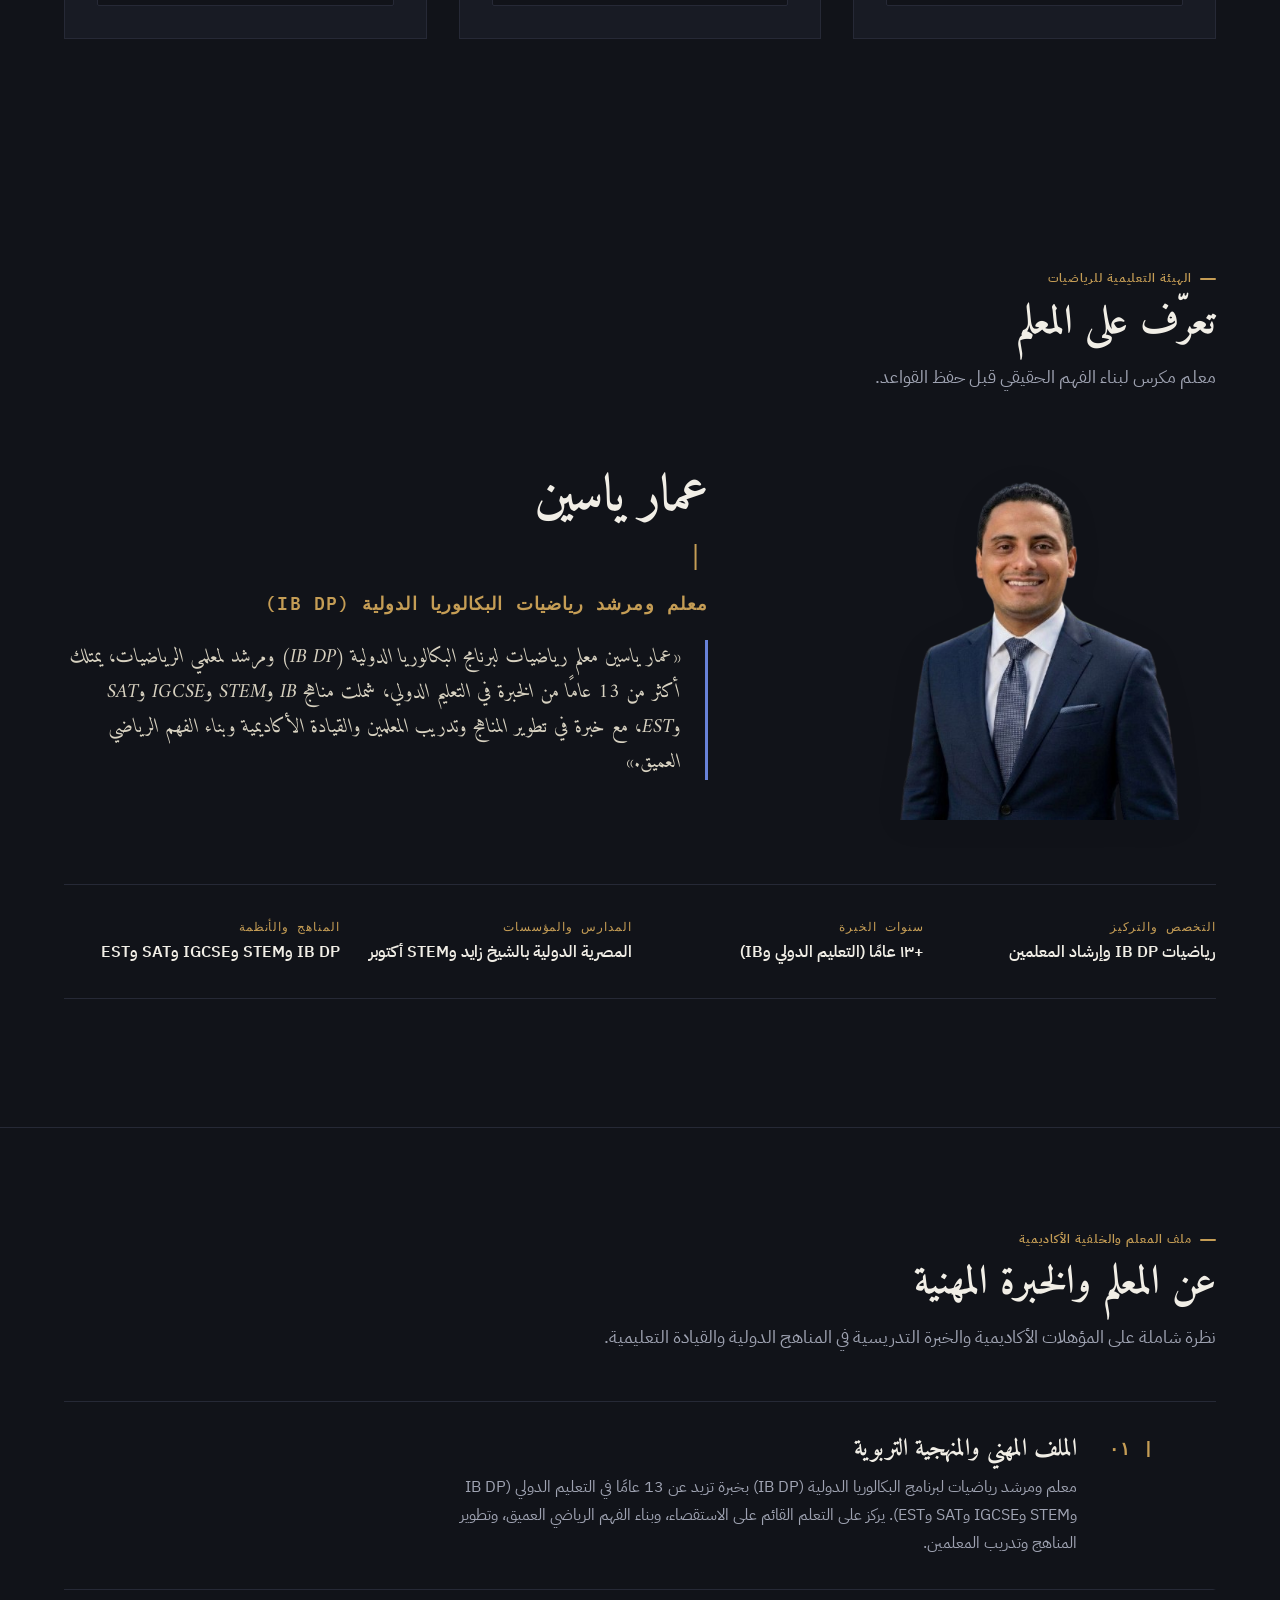
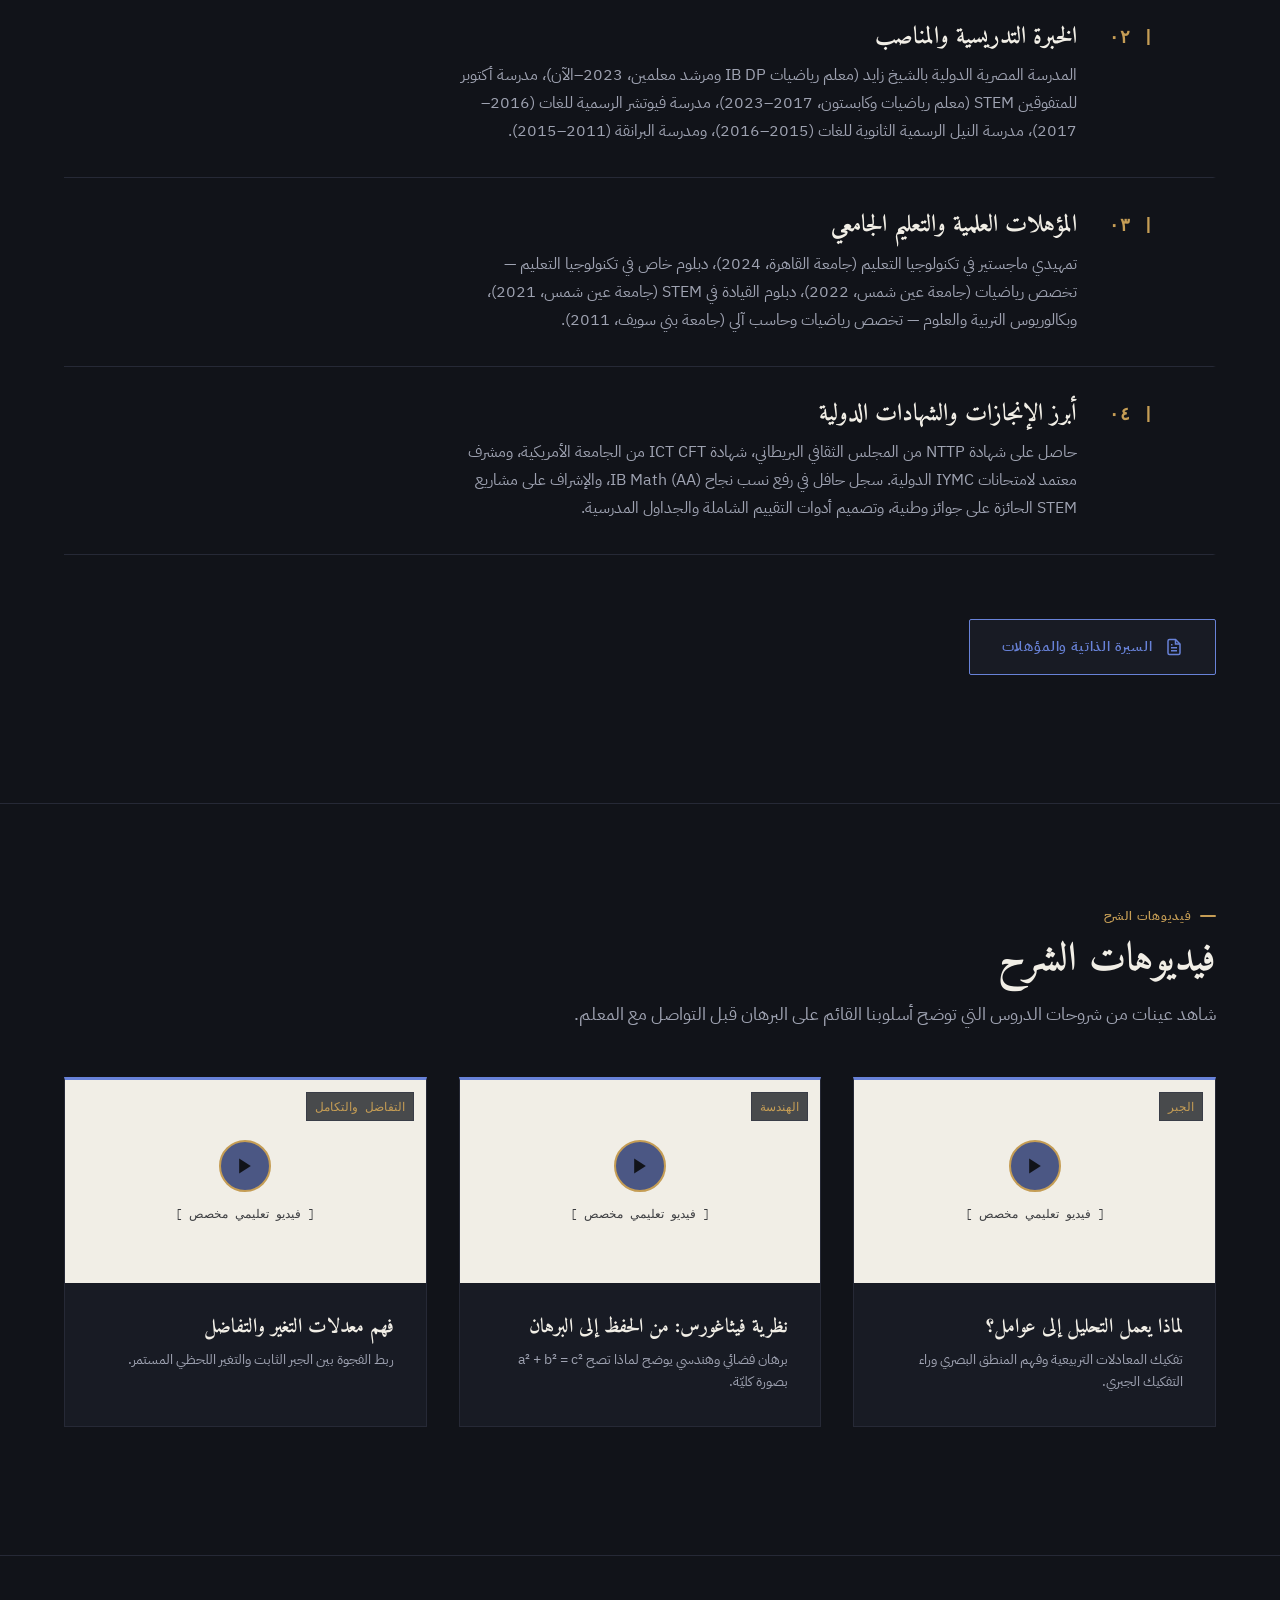
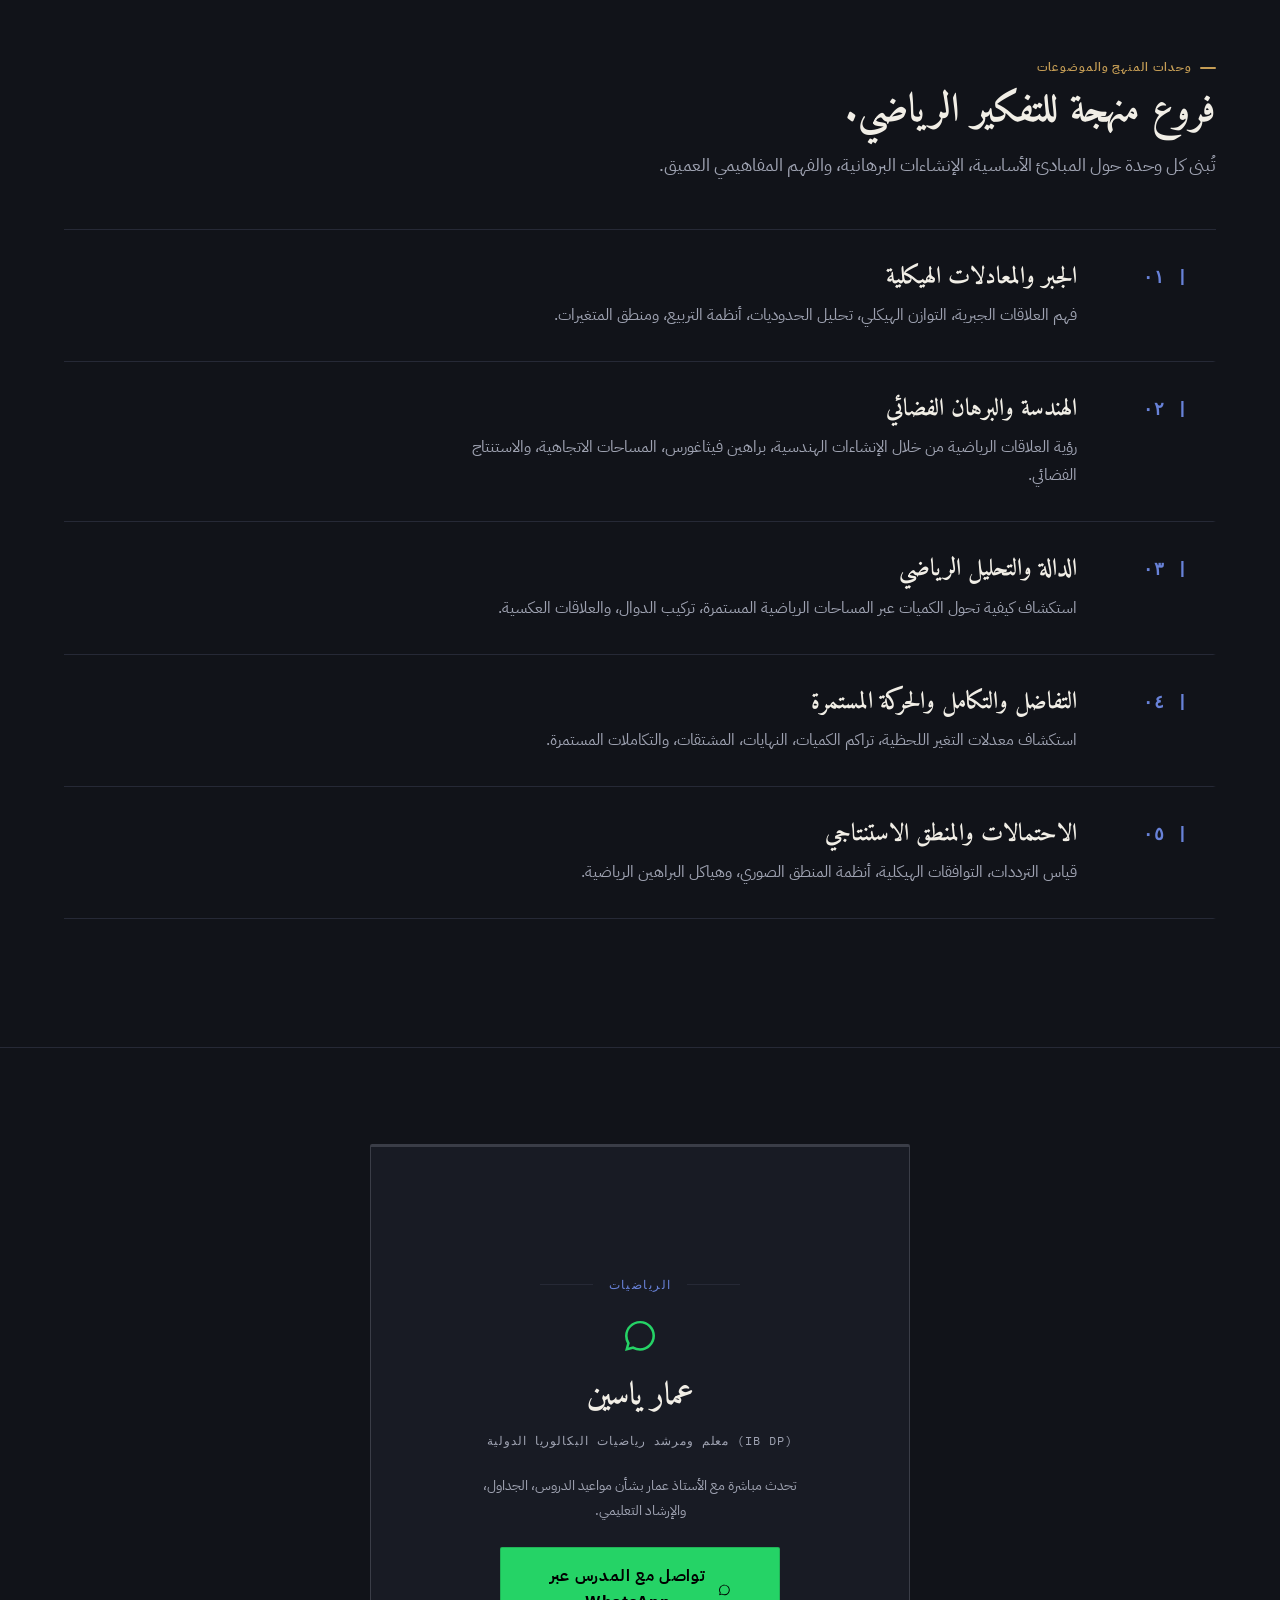
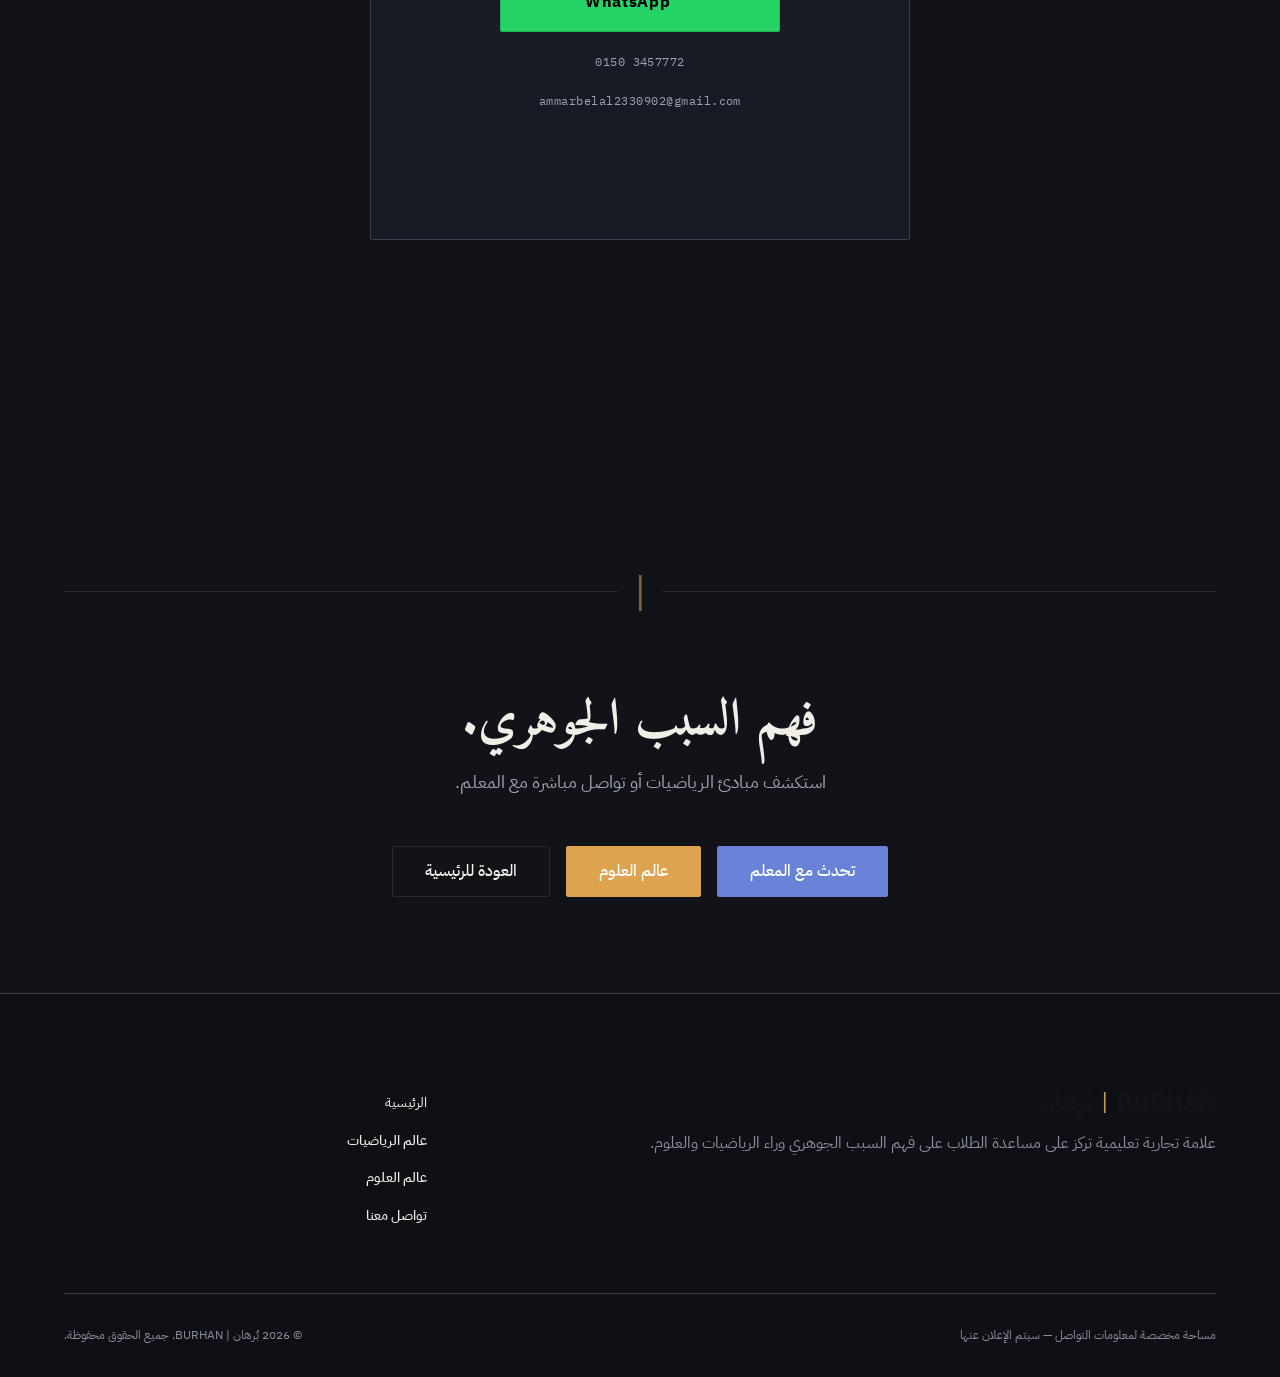
<file: mathematics.html>
<!DOCTYPE html>
<html lang="ar" dir="rtl">

<head>
  <meta charset="UTF-8">
  <meta name="viewport" content="width=device-width, initial-scale=1.0">
  <title>Mathematics World | BURHAN — عالم الرياضيات | بُرهان</title>
  <meta name="description"
    content="Explore Mathematics World at BURHAN. Guided by Ammar Yassin (عمار ياسين), IB DP Mathematics Educator &amp; Mentor. Understand the WHY behind mathematical proofs, algebra, geometry, calculus, and mathematical reasoning.">
  <link rel="stylesheet" href="css/main.css">
  <script src="js/theme.js"></script>
</head>

<body data-page="mathematics">

  <!-- ACCESSIBLE SKIP-TO-MAIN LINK -->
  <a href="#main-content" class="skip-link" data-en="Skip to main content" data-ar="الانتقال إلى المحتوى الرئيسي">Skip
    to main content</a>

  <!-- CONTINUOUS MATHEMATICAL BACKGROUND CANVAS -->
  <canvas class="hero-canvas" aria-hidden="true" id="heroCanvas"></canvas>

  <!-- GLOBAL NAVIGATION HEADER -->
  <header class="site-header">
    <nav class="site-nav container" aria-label="Main Navigation">
      <a href="index.html" class="burhan-wordmark" aria-label="BURHAN Home">
        BURHAN <span class="burhan-divider">|</span> بُرهان
      </a>

      <ul class="nav-menu" data-nav-menu>
        <li><a href="index.html" class="nav-link" data-en="Home" data-ar="الرئيسية">Home</a></li>
        <li><a href="mathematics.html" class="nav-link is-active" aria-current="page" data-en="Mathematics"
            data-ar="الرياضيات">Mathematics</a></li>
        <li><a href="science.html" class="nav-link" data-en="Science" data-ar="العلوم">Science</a></li>
        <li><a href="contact.html" class="nav-link" data-en="Contact" data-ar="تواصل معنا">Contact</a></li>
      </ul>

      <div class="nav-actions">
        <!-- Theme Toggle (Light / Dark) -->
        <button type="button" class="theme-toggle-btn" data-theme-toggle aria-label="Switch Theme">
          <svg class="theme-icon-sun" width="18" height="18" viewBox="0 0 24 24">
            <circle cx="12" cy="12" r="5" />
            <path
              d="M12 1v2M12 21v2M4.22 4.22l1.42 1.42M18.36 18.36l1.42 1.42M1 12h2M21 12h2M4.22 19.78l1.42-1.42M18.36 5.64l1.42-1.42" />
          </svg>
          <svg class="theme-icon-moon" width="18" height="18" viewBox="0 0 24 24" style="display:none;">
            <path d="M21 12.79A9 9 0 1 1 11.21 3 7 7 0 0 0 21 12.79z" />
          </svg>
        </button>

        <!-- Language Switcher -->
        <button type="button" class="lang-toggle-btn" data-lang-toggle aria-label="التحويل إلى العربية">
          <span data-en="العربية" data-ar="English">العربية</span>
        </button>

        <!-- Mobile Menu Toggle -->
        <button type="button" class="nav-toggle-btn" data-nav-toggle aria-expanded="false"
          aria-label="Open Navigation Menu">
          <svg width="20" height="20" viewBox="0 0 20 20" fill="none" xmlns="http://www.w3.org/2000/svg">
            <path d="M3 5H17M3 10H17M3 15H17" stroke="currentColor" stroke-width="2" stroke-linecap="round" />
          </svg>
        </button>
      </div>
    </nav>
  </header>

  <!-- MAIN MATHEMATICS WORLD CONTENT -->
  <main id="main-content">

    <!-- 01 — MATHEMATICS HERO SECTION -->
    <section class="home-hero math-hero" data-hero-section>
      <!-- Radial Math Indigo glow atmosphere -->
      <div class="hero-glow hero-glow--math" aria-hidden="true"></div>

      <!-- Accent construction line -->
      <span class="hero-accent-line hero-accent-line--math" aria-hidden="true"></span>

      <!-- Floating ambient math symbols — decorative layer -->
      <div class="hero-ambient-layer" aria-hidden="true">
        <span class="ambient-symbol a-sym-1">∑</span>
        <span class="ambient-symbol a-sym-2">∫</span>
        <span class="ambient-symbol a-sym-3">π</span>
        <span class="ambient-symbol a-sym-4">∞</span>
        <span class="ambient-symbol a-sym-5">∴</span>
        <span class="ambient-symbol a-sym-6">≡</span>
        <span class="ambient-symbol a-sym-7">∿</span>
        <span class="ambient-symbol a-sym-8">△</span>
      </div>

      <div class="container home-hero-container">
        <div class="home-hero-grid">

          <!-- Left / Primary Content Column -->
          <div class="home-hero-content">

            <div class="home-hero-header">
              <!-- Proof Badges -->
              <div class="hero-badges" data-reveal-hero>
                <span class="hero-badge hero-badge--math">
                  <span class="hero-badge-dot hero-badge-dot--math"></span>
                  <span data-en="PROOF SYSTEM — INDIGO" data-ar="نظام البرهان — نيلي">PROOF SYSTEM — INDIGO</span>
                </span>
                <span class="hero-badge">
                  <span class="hero-badge-dot"></span>
                  <span data-en="RIGOROUS REASONING" data-ar="استدلال منهجي">RIGOROUS REASONING</span>
                </span>
              </div>

              <span class="section-eyebrow hero-eyebrow" data-reveal-hero data-en="MATHEMATICS WORLD"
                data-ar="عالم الرياضيات">MATHEMATICS WORLD</span>

              <h1 class="home-hero-title font-display" data-reveal-hero
                data-en="Understand Mathematics. Don't Just Memorize It." data-ar="افهم الرياضيات... ولا تكتفِ بحفظها.">
                Understand Mathematics. Don't Just Memorize It.
              </h1>

              <p class="home-hero-lead" data-reveal-hero
                data-en="Learn mathematics through reasoning, proof, and deep understanding with Ammar Yassin, an experienced IB DP Mathematics Educator and mentor."
                data-ar="تعلّم الرياضيات من خلال التفكير والبرهان والفهم العميق مع عمار ياسين، معلم رياضيات لبرنامج البكالوريا الدولية ومرشد لمعلمي الرياضيات.">
                Learn mathematics through reasoning, proof, and deep understanding with Ammar Yassin, an experienced IB
                DP Mathematics Educator and mentor.
              </p>
            </div>

            <div class="home-hero-meta-cta">
              <!-- Highlight Metrics Strip -->
              <div class="hero-credentials-strip" data-reveal-hero>
                <div class="hero-cred-item hero-cred-item--primary">
                  <span class="hero-cred-num font-mono">13+</span>
                  <span class="hero-cred-label" data-en="Years Experience" data-ar="سنوات الخبرة">Years
                    Experience</span>
                </div>
                <div class="hero-cred-item">
                  <span class="hero-cred-tag font-mono">IB DP</span>
                  <span class="hero-cred-label" data-en="Mathematics"
                    data-ar="رياضيات البكالوريا الدولية">Mathematics</span>
                </div>
                <div class="hero-cred-item">
                  <span class="hero-cred-tag font-mono">STEM</span>
                  <span class="hero-cred-label" data-en="Education" data-ar="تعليم STEM">Education</span>
                </div>
                <div class="hero-cred-item">
                  <span class="hero-cred-tag font-mono" data-en="Teacher" data-ar="تدريب">Teacher</span>
                  <span class="hero-cred-label" data-en="Mentorship" data-ar="إرشاد المعلمين">Mentorship</span>
                </div>
              </div>

              <!-- Additional Credibility Subline -->
              <p class="hero-cred-subline font-mono" data-reveal-hero
                data-en="13+ years across IB, STEM, IGCSE, SAT &amp; EST education."
                data-ar="أكثر من 13 عامًا من الخبرة في التعليم، عبر مناهج IB وSTEM وIGCSE وSAT وEST.">
                13+ years across IB, STEM, IGCSE, SAT &amp; EST education.
              </p>

              <!-- Hero CTA Buttons -->
              <div class="hero-cta-row" data-reveal-hero>
                <a href="#contact" class="btn btn-math">
                  <span data-en="Contact the Teacher" data-ar="تواصل مع المعلم">Contact the Teacher</span>
                  <svg class="icon-directional" width="16" height="16" viewBox="0 0 16 16" fill="none"
                    style="margin-inline-start: var(--space-2);">
                    <path d="M6 12L10 8L6 4" stroke="currentColor" stroke-width="2" stroke-linecap="round"
                      stroke-linejoin="round" />
                  </svg>
                </a>
                <a href="#teacher-intro" class="btn btn-ghost" data-en="Meet the Educator" data-ar="تعرّف على المعلم">
                  Meet the Educator
                </a>
              </div>
            </div>

          </div>

          <!-- Right / Educator Visual Column -->
          <div class="home-hero-visual hero-teachers-visual" data-reveal-hero>
            <div class="hero-teachers-wrapper">
              <!-- Minimal Math Indigo accent atmospheric glow -->
              <span class="teachers-accent-glow teachers-accent-glow--math" aria-hidden="true"></span>

              <!-- Direct Cutout Image Display -->
              <div class="hero-teachers-display">
                <img src="images/teachers/ammar.png"
                  alt="Ammar Yassin — IB DP Mathematics Educator &amp; Mentor | عمار ياسين — معلم ومرشد رياضيات البكالوريا الدولية"
                  class="hero-teachers-img" loading="eager">
              </div>

              <!-- Compact Educator Identity Lockup -->
              <div class="hero-educator-lockup">
                <div class="hero-educator-name font-display" data-en="Ammar Yassin" data-ar="عمار ياسين">
                  Ammar Yassin
                </div>
                <div class="hero-educator-role font-mono" data-en="IB DP Mathematics Educator &amp; Mentor"
                  data-ar="معلم ومرشد رياضيات البكالوريا الدولية (IB DP)">
                  IB DP Mathematics Educator &amp; Mentor
                </div>
                <div class="hero-educator-location font-mono" data-en="Sheikh Zayed, Giza, Egypt"
                  data-ar="الشيخ زايد، الجيزة، مصر">
                  Sheikh Zayed, Giza, Egypt
                </div>
              </div>
            </div>
          </div>

        </div>
      </div>
    </section>

    <!-- 02 — QUESTION → REASONING → UNDERSTANDING -->
    <section class="proof-stages-section section-padding">
      <div class="container">
        <div class="section-heading" data-reveal>
          <span class="section-eyebrow" data-en="The BURHAN Methodology" data-ar="منهجية بُرهان">The BURHAN
            Methodology</span>
          <h2 class="section-title font-display" data-en="A proof assembled step by step."
            data-ar="برهانٌ يُبنى خطوة بخطوة.">
            A proof assembled step by step.
          </h2>
          <p class="section-lead"
            data-en="We reject formula recitation. Every topic is presented through three structured stages of deduction."
            data-ar="نرفض تكرار القواعد الصماء. يُقدَّم كل موضوع من خلال ثلاث مراحل هيكلية من الاستنتاج المنطقي.">
            We reject formula recitation. Every topic is presented through three structured stages of deduction.
          </p>
        </div>

        <!-- 3 Structured Stages -->
        <div class="proof-stages-grid">

          <!-- STAGE 01 — QUESTION -->
          <article class="proof-stage-card" data-reveal data-reveal-delay="0">
            <div class="stage-card-header">
              <span class="stage-number font-mono" data-en="01 | QUESTION" data-ar="٠١ | السؤال">01 | QUESTION</span>
              <span class="stage-tag" data-en="The Inquiry" data-ar="بداية التساؤل">The Inquiry</span>
            </div>
            <h3 class="stage-title font-display" data-en="The Problem Begins with Asking Why"
              data-ar="تبدأ المشكلة بطرح سؤال: لماذا؟">
              The Problem Begins with Asking Why
            </h3>
            <p class="stage-desc"
              data-en="We start not with a formula to memorize, but with a fundamental question about how mathematical structures behave and why a specific pattern exists."
              data-ar="لا نبدأ بصيغة للحفظ، بل بسؤال جوهري حول كيفية تصرف الهياكل الرياضية ولماذا يوجد نَمَط معين.">
              We start not with a formula to memorize, but with a fundamental question about how mathematical structures
              behave and why a specific pattern exists.
            </p>
            <div class="stage-formula-box font-mono" aria-hidden="true">
              <span class="formula-label" data-en="Initial Problem State:" data-ar="حالة المسألة الأوّليّة:">Initial
                Problem State:</span>
              <code>x² + 5x + 6 = 0  →  Why does factoring work?</code>
            </div>
          </article>

          <!-- STAGE 02 — REASONING -->
          <article class="proof-stage-card proof-stage-card--math" data-reveal data-reveal-delay="140">
            <div class="stage-card-header">
              <span class="stage-number font-mono" data-en="02 | REASONING" data-ar="٠٢ | الاستدلال">02 |
                REASONING</span>
              <span class="stage-tag stage-tag--math" data-en="Logical Deduction" data-ar="الاستنتاج المنطقي">Logical
                Deduction</span>
            </div>
            <h3 class="stage-title font-display" data-en="Assembling the Logical Sequence"
              data-ar="تجميع التسلسل المنطقي">
              Assembling the Logical Sequence
            </h3>
            <p class="stage-desc"
              data-en="Step by step, we break down geometric relationships, algebraic transformations, and axiomatic deductions until every line logically necessitates the next."
              data-ar="خطوة بخطوة، نُفكك العلاقات الهندسية، التحويلات الجبرية، والاستنتاجات البديهية حتى تستلزم كل خطوة منطقياً ما يليها.">
              Step by step, we break down geometric relationships, algebraic transformations, and axiomatic deductions
              until every line logically necessitates the next.
            </p>
            <div class="stage-formula-box font-mono" aria-hidden="true">
              <span class="formula-label" data-en="Deductive Sequence:" data-ar="التسلسل الاستنتاجي:">Deductive
                Sequence:</span>
              <code>(x + 2)(x + 3) = 0  ∴  x = -2  or  x = -3</code>
            </div>
          </article>

          <!-- STAGE 03 — UNDERSTANDING -->
          <article class="proof-stage-card proof-stage-card--brass" data-reveal data-reveal-delay="280">
            <div class="stage-card-header">
              <span class="stage-number font-mono" data-en="03 | UNDERSTANDING" data-ar="٠٣ | الفهم">03 |
                UNDERSTANDING</span>
              <span class="stage-tag stage-tag--brass" data-en="Self-Evident Truth"
                data-ar="اليقين والإدراك">Self-Evident Truth</span>
            </div>
            <h3 class="stage-title font-display" data-en="The Truth Rendered Self-Evident"
              data-ar="الحقيقة تتجلى بوضوح كلي">
              The Truth Rendered Self-Evident
            </h3>
            <p class="stage-desc"
              data-en="The solution is no longer a trick remembered for an exam; it is a permanent mental model of how mathematical reality operates."
              data-ar="لم يُعد الحل حيلة تُحفظ للامتحان، بل أصبح نموذجاً فكرياً دائماً لكيفية عمل الواقع الرياضي.">
              The solution is no longer a trick remembered for an exam; it is a permanent mental model of how
              mathematical reality operates.
            </p>
            <div class="stage-formula-box font-mono" aria-hidden="true">
              <span class="formula-label" data-en="Conclusion:" data-ar="النتيجة:">Conclusion:</span>
              <code>Q.E.D. — Quod Erat Demonstrandum  |  وهو المطلوب إثباته</code>
            </div>
          </article>

        </div>
      </div>
    </section>

    <!-- 03 — TEACHER INTRODUCTION — AMMAR YEHIA MOHAMED -->
    <section id="teacher-intro" class="teacher-intro-section section-padding" data-reveal>
      <div class="container">
        <div class="section-heading" data-reveal data-reveal-delay="0">
          <span class="section-eyebrow" data-en="Mathematics Faculty" data-ar="الهيئة التعليمية للرياضيات">Mathematics
            Faculty</span>
          <h2 class="section-title font-display" data-en="Meet the Educator" data-ar="تعرّف على المعلم">
            Meet the Educator
          </h2>
          <p class="section-lead"
            data-en="A dedicated educator focusing on building true understanding before memorizing rules."
            data-ar="معلم مكرس لبناء الفهم الحقيقي قبل حفظ القواعد.">
            A dedicated educator focusing on building true understanding before memorizing rules.
          </p>
        </div>

        <div class="teacher-intro-grid">
          <!-- Portrait Frame (Slide-in Reveal Animation) -->
          <div class="teacher-portrait-frame" data-reveal-slide>
            <img src="images/teachers/ammar-yehia-cutout.png"
              alt="Ammar Yassin — IB DP Mathematics Educator &amp; Mentor | عمار ياسين — معلم ومرشد رياضيات البكالوريا الدولية"
              class="teacher-portrait-img" loading="eager">
          </div>

          <!-- Name & Short Intro Body -->
          <div class="teacher-intro-body" data-reveal data-reveal-delay="160">
            <h3 class="teacher-intro-title font-display" data-en="Ammar Yassin" data-ar="عمار ياسين">
              Ammar Yassin
            </h3>

            <div class="teacher-signature-divider" aria-hidden="true">
              <span class="burhan-divider">|</span>
            </div>

            <span class="teacher-intro-role" data-en="IB DP Mathematics Educator &amp; Mentor"
              data-ar="معلم ومرشد رياضيات البكالوريا الدولية (IB DP)">
              IB DP Mathematics Educator &amp; Mentor
            </span>

            <blockquote class="teacher-intro-quote font-display"
              data-en="“Ammar Yassin is an IB DP Mathematics Educator and mentor with 13+ years of experience across international education, including IB, STEM, IGCSE, SAT, and EST curricula. His work combines deep mathematical understanding with curriculum development, teacher mentorship, and academic leadership.”"
              data-ar="«عمار ياسين معلم رياضيات لبرنامج البكالوريا الدولية (IB DP) ومرشد لمعلمي الرياضيات، يمتلك أكثر من 13 عامًا من الخبرة في التعليم الدولي، شملت مناهج IB وSTEM وIGCSE وSAT وEST، مع خبرة في تطوير المناهج وتدريب المعلمين والقيادة الأكاديمية وبناء الفهم الرياضي العميق.»">
              “Ammar Yassin is an IB DP Mathematics Educator and mentor with 13+ years of experience across
              international education, including IB, STEM, IGCSE, SAT, and EST curricula. His work combines deep
              mathematical understanding with curriculum development, teacher mentorship, and academic leadership.”
            </blockquote>
          </div>
        </div>

        <!-- EXPERIENCE HIGHLIGHTS STRIP -->
        <div class="experience-highlights-strip" data-reveal data-reveal-delay="240">
          <div class="highlight-item">
            <span class="highlight-label" data-en="SPECIALIZATION" data-ar="التخصص والتركيز">SPECIALIZATION</span>
            <span class="highlight-value" data-en="IB DP Math &amp; Teacher Mentorship"
              data-ar="رياضيات IB DP وإرشاد المعلمين">IB DP Math &amp; Teacher Mentorship</span>
          </div>

          <div class="highlight-item">
            <div class="cv-num font-mono" style="display:none;"></div>
            <span class="highlight-label" data-en="EXPERIENCE" data-ar="سنوات الخبرة">EXPERIENCE</span>
            <span class="highlight-value" data-en="13+ Years (International &amp; IB)"
              data-ar="+١٣ عامًا (التعليم الدولي وIB)">13+ Years (International &amp; IB)</span>
          </div>

          <div class="highlight-item">
            <span class="highlight-label" data-en="SCHOOLS &amp; ORGS" data-ar="المدارس والمؤسسات">SCHOOLS &amp;
              ORGS</span>
            <span class="highlight-value" data-en="EIS Zayed &amp; October STEM"
              data-ar="المصرية الدولية بالشيخ زايد وSTEM أكتوبر">EIS Zayed &amp; October STEM</span>
          </div>

          <div class="highlight-item">
            <span class="highlight-label" data-en="CURRICULA &amp; SYSTEMS" data-ar="المناهج والأنظمة">CURRICULA &amp;
              SYSTEMS</span>
            <span class="highlight-value" data-en="IB DP, STEM, IGCSE, SAT, EST"
              data-ar="IB DP وSTEM وIGCSE وSAT وEST">IB DP, STEM, IGCSE, SAT, EST</span>
          </div>
        </div>
      </div>
    </section>

    <!-- 04 — FULL TEACHER PROFILE / EXPERIENCE & CV -->
    <section id="cv" class="experience-cv-section section-padding" data-reveal>
      <div class="container">
        <div class="section-heading" data-reveal data-reveal-delay="0">
          <span class="section-eyebrow" data-en="Educator Background &amp; Profile"
            data-ar="ملف المعلم والخلفية الأكاديمية">Educator Background &amp; Profile</span>
          <h2 class="section-title font-display" data-en="About the Educator &amp; Experience"
            data-ar="عن المعلم والخبرة المهنية">
            About the Educator &amp; Experience
          </h2>
          <p class="section-lead"
            data-en="A comprehensive overview of academic credentials, teaching experience across international curricula, and educational leadership."
            data-ar="نظرة شاملة على المؤهلات الأكاديمية والخبرة التدريسية في المناهج الدولية والقيادة التعليمية.">
            A comprehensive overview of academic credentials, teaching experience across international curricula, and
            educational leadership.
          </p>
        </div>

        <!-- Editorial Résumé List -->
        <div class="cv-resume-list">

          <!-- Item 01 -->
          <div class="cv-resume-row" data-reveal data-reveal-delay="0">
            <div class="cv-num font-mono" data-en="01 |" data-ar="٠١ |">01 |</div>
            <div>
              <h3 class="cv-title font-display" data-en="Professional Profile &amp; Pedagogy"
                data-ar="الملف المهني والمنهجية التربوية">
                Professional Profile &amp; Pedagogy
              </h3>
              <p class="cv-desc"
                data-en="Dynamic IB DP Mathematics Educator &amp; Mentor with 13+ years in international education (IB DP, STEM, IGCSE, SAT, EST). Focuses on inquiry-based learning, deep mathematical reasoning, curriculum mapping, and teacher mentorship."
                data-ar="معلم ومرشد رياضيات لبرنامج البكالوريا الدولية (IB DP) بخبرة تزيد عن 13 عامًا في التعليم الدولي (IB DP وSTEM وIGCSE وSAT وEST). يركز على التعلم القائم على الاستقصاء، وبناء الفهم الرياضي العميق، وتطوير المناهج وتدريب المعلمين.">
                Dynamic IB DP Mathematics Educator &amp; Mentor with 13+ years in international education (IB DP, STEM,
                IGCSE, SAT, EST). Focuses on inquiry-based learning, deep mathematical reasoning, curriculum mapping,
                and teacher mentorship.
              </p>
            </div>
          </div>

          <!-- Item 02 -->
          <div class="cv-resume-row" data-reveal data-reveal-delay="100">
            <div class="cv-num font-mono" data-en="02 |" data-ar="٠٢ |">02 |</div>
            <div>
              <h3 class="cv-title font-display" data-en="Teaching Experience &amp; Positions"
                data-ar="الخبرة التدريسية والمناصب">
                Teaching Experience &amp; Positions
              </h3>
              <p class="cv-desc"
                data-en="Egyptian International School - Zayed (IB DP Math Teacher &amp; Mentor, 2023–Present), October STEM School (Math &amp; Capstone Teacher, 2017–2023), Future Official Language School (2016–2017), Nile Official Secondary (2015–2016), and Albranqh School (2011–2015)."
                data-ar="المدرسة المصرية الدولية بالشيخ زايد (معلم رياضيات IB DP ومرشد معلمين، 2023–الآن)، مدرسة أكتوبر للمتفوقين STEM (معلم رياضيات وكابستون، 2017–2023)، مدرسة فيوتشر الرسمية للغات (2016–2017)، مدرسة النيل الرسمية الثانوية للغات (2015–2016)، ومدرسة البرانقة (2011–2015).">
                Egyptian International School - Zayed (IB DP Math Teacher &amp; Mentor, 2023–Present), October STEM
                School (Math &amp; Capstone Teacher, 2017–2023), Future Official Language School (2016–2017), Nile
                Official Secondary (2015–2016), and Albranqh School (2011–2015).
              </p>
            </div>
          </div>

          <!-- Item 03 -->
          <div class="cv-resume-row" data-reveal data-reveal-delay="200">
            <div class="cv-num font-mono" data-en="03 |" data-ar="٠٣ |">03 |</div>
            <div>
              <h3 class="cv-title font-display" data-en="Education &amp; Academic Qualifications"
                data-ar="المؤهلات العلمية والتعليم الجامعي">
                Education &amp; Academic Qualifications
              </h3>
              <p class="cv-desc"
                data-en="Pre-Master in Learning Technology (Cairo Univ., 2024), Special Diploma in Educational Technology — Math Specialization (Ain Shams Univ., 2022), Diploma in STEM Leadership (Ain Shams Univ., 2021), and B.Sc. in Education &amp; Science (Math &amp; Computer Specialty, Beni Suef Univ., 2011)."
                data-ar="تمهيدي ماجستير في تكنولوجيا التعليم (جامعة القاهرة، 2024)، دبلوم خاص في تكنولوجيا التعليم — تخصص رياضيات (جامعة عين شمس، 2022)، دبلوم القيادة في STEM (جامعة عين شمس، 2021)، وبكالوريوس التربية والعلوم — تخصص رياضيات وحاسب آلي (جامعة بني سويف، 2011).">
                Pre-Master in Learning Technology (Cairo Univ., 2024), Special Diploma in Educational Technology — Math
                Specialization (Ain Shams Univ., 2022), Diploma in STEM Leadership (Ain Shams Univ., 2021), and B.Sc. in
                Education &amp; Science (Math &amp; Computer Specialty, Beni Suef Univ., 2011).
              </p>
            </div>
          </div>

          <!-- Item 04 -->
          <div class="cv-resume-row" data-reveal data-reveal-delay="300">
            <div class="cv-num font-mono" data-en="04 |" data-ar="٠٤ |">04 |</div>
            <div>
              <h3 class="cv-title font-display" data-en="Key Achievements &amp; Certifications"
                data-ar="أبرز الإنجازات والشهادات الدولية">
                Key Achievements &amp; Certifications
              </h3>
              <p class="cv-desc"
                data-en="British Council NTTP certified, AUC ICT CFT certified, and IYMC Exam Supervisor. Proven track record in improving IB Math (AA) pass rates, supervising award-winning STEM Capstone projects, developing school-wide assessment tools, and managing academic scheduling."
                data-ar="حاصل على شهادة NTTP من المجلس الثقافي البريطاني، شهادة ICT CFT من الجامعة الأمريكية، ومشرف معتمد لامتحانات IYMC الدولية. سجل حافل في رفع نسب نجاح IB Math (AA)، والإشراف على مشاريع STEM الحائزة على جوائز وطنية، وتصميم أدوات التقييم الشاملة والجداول المدرسية.">
                British Council NTTP certified, AUC ICT CFT certified, and IYMC Exam Supervisor. Proven track record in
                improving IB Math (AA) pass rates, supervising award-winning STEM Capstone projects, developing
                school-wide assessment tools, and managing academic scheduling.
              </p>
            </div>
          </div>

        </div>

        <!-- VIEW FULL CV Button -->
        <div class="cv-action-wrap" data-reveal data-reveal-delay="400">
          <a href="documents/ammar-yassin-cv.pdf" class="btn-cv" target="_blank" rel="noopener"
            aria-label="View Educator Full Profile and Credentials">
            <svg width="18" height="18" viewBox="0 0 24 24" fill="none" stroke="currentColor" stroke-width="2">
              <path d="M14 2H6a2 2 0 0 0-2 2v16a2 2 0 0 0 2 2h12a2 2 0 0 0 2-2V8z" />
              <polyline points="14 2 14 8 20 8" />
              <line x1="16" y1="13" x2="8" y2="13" />
              <line x1="16" y1="17" x2="8" y2="17" />
              <polyline points="10 9 9 9 8 9" />
            </svg>
            <span data-en="CURRICULUM VITAE &amp; CREDENTIALS" data-ar="السيرة الذاتية والمؤهلات">CURRICULUM VITAE &amp;
              CREDENTIALS</span>
          </a>
        </div>
      </div>
    </section>

    <!-- 05 — TEACHING VIDEOS -->
    <section id="videos" class="teaching-videos-section section-padding" data-reveal>
      <div class="container">
        <div class="section-heading" data-reveal data-reveal-delay="0">
          <span class="section-eyebrow" data-en="Teaching Demonstrations" data-ar="فيديوهات الشرح">Teaching
            Demonstrations</span>
          <h2 class="section-title font-display" data-en="Teaching Videos" data-ar="فيديوهات الشرح">
            Teaching Videos
          </h2>
          <p class="section-lead"
            data-en="Watch sample lesson breakdowns demonstrating our proof-based approach before contacting the educator."
            data-ar="شاهد عينات من شروحات الدروس التي توضح أسلوبنا القائم على البرهان قبل التواصل مع المعلم.">
            Watch sample lesson breakdowns demonstrating our proof-based approach before contacting the educator.
          </p>
        </div>

        <!-- Editorial Video Grid -->
        <div class="videos-grid">

          <!-- Video Card 01 -->
          <article class="video-frame-card" data-reveal data-reveal-delay="0">
            <div class="video-frame-media" aria-label="Video lesson placeholder: Why Does Factoring Work?">
              <span class="video-topic-tag" data-en="ALGEBRA" data-ar="الجبر">ALGEBRA</span>
              <div class="video-play-btn" aria-hidden="true">
                <svg width="20" height="20" viewBox="0 0 24 24" fill="currentColor">
                  <polygon points="5 3 19 12 5 21 5 3" />
                </svg>
              </div>
              <span class="font-mono" style="font-size: var(--font-size-xs); opacity: 0.8;"
                data-en="[ Video Lesson Placeholder ]" data-ar="[ فيديو تعليمي مخصص ]">[ Video Lesson Placeholder
                ]</span>
            </div>
            <div class="video-frame-body">
              <h3 class="video-title font-display" data-en="Why Does Factoring Work?"
                data-ar="لماذا يعمل التحليل إلى عوامل؟">
                Why Does Factoring Work?
              </h3>
              <p class="video-desc"
                data-en="Deconstructing quadratic equations and understanding the visual logic behind algebraic expansion."
                data-ar="تفكيك المعادلات التربيعية وفهم المنطق البصري وراء التفكيك الجبري.">
                Deconstructing quadratic equations and understanding the visual logic behind algebraic expansion.
              </p>
            </div>
          </article>

          <!-- Video Card 02 -->
          <article class="video-frame-card" data-reveal data-reveal-delay="140">
            <div class="video-frame-media" aria-label="Video lesson placeholder: Pythagorean Theorem Proof">
              <span class="video-topic-tag" data-en="GEOMETRY" data-ar="الهندسة">GEOMETRY</span>
              <div class="video-play-btn" aria-hidden="true">
                <svg width="20" height="20" viewBox="0 0 24 24" fill="currentColor">
                  <polygon points="5 3 19 12 5 21 5 3" />
                </svg>
              </div>
              <span class="font-mono" style="font-size: var(--font-size-xs); opacity: 0.8;"
                data-en="[ Video Lesson Placeholder ]" data-ar="[ فيديو تعليمي مخصص ]">[ Video Lesson Placeholder
                ]</span>
            </div>
            <div class="video-frame-body">
              <h3 class="video-title font-display" data-en="Pythagorean Theorem: Beyond Memory to Proof"
                data-ar="نظرية فيثاغورس: من الحفظ إلى البرهان">
                Pythagorean Theorem: Beyond Memory to Proof
              </h3>
              <p class="video-desc"
                data-en="A spatial and geometric proof demonstrating why a² + b² = c² holds true universally."
                data-ar="برهان فضائي وهندسي يوضح لماذا تصح a² + b² = c² بصورة كليّة.">
                A spatial and geometric proof demonstrating why a² + b² = c² holds true universally.
              </p>
            </div>
          </article>

          <!-- Video Card 03 -->
          <article class="video-frame-card" data-reveal data-reveal-delay="280">
            <div class="video-frame-media" aria-label="Video lesson placeholder: Understanding Rates of Change">
              <span class="video-topic-tag" data-en="CALCULUS" data-ar="التفاضل والتكامل">CALCULUS</span>
              <div class="video-play-btn" aria-hidden="true">
                <svg width="20" height="20" viewBox="0 0 24 24" fill="currentColor">
                  <polygon points="5 3 19 12 5 21 5 3" />
                </svg>
              </div>
              <span class="font-mono" style="font-size: var(--font-size-xs); opacity: 0.8;"
                data-en="[ Video Lesson Placeholder ]" data-ar="[ فيديو تعليمي مخصص ]">[ Video Lesson Placeholder
                ]</span>
            </div>
            <div class="video-frame-body">
              <h3 class="video-title font-display" data-en="Understanding Rates of Change &amp; Calculus"
                data-ar="فهم معدلات التغير والتفاضل">
                Understanding Rates of Change &amp; Calculus
              </h3>
              <p class="video-desc"
                data-en="Bridging the gap between static algebra and continuous instantaneous change."
                data-ar="ربط الفجوة بين الجبر الثابت والتغير اللحظي المستمر.">
                Bridging the gap between static algebra and continuous instantaneous change.
              </p>
            </div>
          </article>

        </div>
      </div>
    </section>

    <!-- 06 — MATHEMATICS CURRICULUM -->
    <section id="curriculum" class="curriculum-section section-padding" data-reveal>
      <div class="container">
        <div class="section-heading" data-reveal data-reveal-delay="0">
          <span class="section-eyebrow" data-en="Curriculum &amp; Topic Modules"
            data-ar="وحدات المنهج والموضوعات">Curriculum &amp; Topic Modules</span>
          <h2 class="section-title font-display" data-en="Structured disciplines of mathematical reasoning."
            data-ar="فروع منهجة للتفكير الرياضي.">
            Structured disciplines of mathematical reasoning.
          </h2>
          <p class="section-lead"
            data-en="Each module is built around fundamental principles, proof constructions, and deep conceptual understanding."
            data-ar="تُبنى كل وحدة حول المبادئ الأساسية، الإنشاءات البرهانية، والفهم المفاهيمي العميق.">
            Each module is built around fundamental principles, proof constructions, and deep conceptual understanding.
          </p>
        </div>

        <!-- Text-forward Topic List -->
        <div class="curriculum-list">

          <div class="curriculum-row" data-reveal data-reveal-delay="0">
            <div class="curriculum-meta">
              <span class="curriculum-num font-mono" data-en="01 |" data-ar="٠١ |">01 |</span>
            </div>
            <div class="curriculum-content">
              <h3 class="curriculum-title font-display" data-en="Algebra &amp; Structural Equations"
                data-ar="الجبر والمعادلات الهيكلية">
                Algebra &amp; Structural Equations
              </h3>
              <p class="curriculum-desc"
                data-en="Understanding algebraic relationships, structural balance, polynomial factoring, quadratic systems, and the logic of variables."
                data-ar="فهم العلاقات الجبرية، التوازن الهيكلي، تحليل الحدوديات، أنظمة التربيع، ومنطق المتغيرات.">
                Understanding algebraic relationships, structural balance, polynomial factoring, quadratic systems, and
                the logic of variables.
              </p>
            </div>
          </div>

          <div class="curriculum-row" data-reveal data-reveal-delay="100">
            <div class="curriculum-meta">
              <span class="curriculum-num font-mono" data-en="02 |" data-ar="٠٢ |">02 |</span>
            </div>
            <div class="curriculum-content">
              <h3 class="curriculum-title font-display" data-en="Geometry &amp; Spatial Proof"
                data-ar="الهندسة والبرهان الفضائي">
                Geometry &amp; Spatial Proof
              </h3>
              <p class="curriculum-desc"
                data-en="Seeing mathematical relationships through geometric constructions, Pythagorean proofs, vector spaces, and spatial deduction."
                data-ar="رؤية العلاقات الرياضية من خلال الإنشاءات الهندسية، براهين فيثاغورس، المساحات الاتجاهية، والاستنتاج الفضائي.">
                Seeing mathematical relationships through geometric constructions, Pythagorean proofs, vector spaces,
                and spatial deduction.
              </p>
            </div>
          </div>

          <div class="curriculum-row" data-reveal data-reveal-delay="200">
            <div class="curriculum-meta">
              <span class="curriculum-num font-mono" data-en="03 |" data-ar="٠٣ |">03 |</span>
            </div>
            <div class="curriculum-content">
              <h3 class="curriculum-title font-display" data-en="Functions &amp; Mathematical Analysis"
                data-ar="الدالة والتحليل الرياضي">
                Functions &amp; Mathematical Analysis
              </h3>
              <p class="curriculum-desc"
                data-en="Investigating how quantities transform across continuous mathematical spaces, function compositions, and inverse relations."
                data-ar="استكشاف كيفية تحول الكميات عبر المساحات الرياضية المستمرة، تركيب الدوال، والعلاقات العكسية.">
                Investigating how quantities transform across continuous mathematical spaces, function compositions, and
                inverse relations.
              </p>
            </div>
          </div>

          <div class="curriculum-row" data-reveal data-reveal-delay="300">
            <div class="curriculum-meta">
              <span class="curriculum-num font-mono" data-en="04 |" data-ar="٠٤ |">04 |</span>
            </div>
            <div class="curriculum-content">
              <h3 class="curriculum-title font-display" data-en="Calculus &amp; Continuous Motion"
                data-ar="التفاضل والتكامل والحركة المستمرة">
                Calculus &amp; Continuous Motion
              </h3>
              <p class="curriculum-desc"
                data-en="Exploring instantaneous rates of change, accumulation of quantities, limits, derivatives, and continuous integrals."
                data-ar="استكشاف معدلات التغير اللحظية، تراكم الكميات، النهايات، المشتقات، والتكاملات المستمرة.">
                Exploring instantaneous rates of change, accumulation of quantities, limits, derivatives, and continuous
                integrals.
              </p>
            </div>
          </div>

          <div class="curriculum-row" data-reveal data-reveal-delay="400">
            <div class="curriculum-meta">
              <span class="curriculum-num font-mono" data-en="05 |" data-ar="٠٥ |">05 |</span>
            </div>
            <div class="curriculum-content">
              <h3 class="curriculum-title font-display" data-en="Probability &amp; Deductive Logic"
                data-ar="الاحتمالات والمنطق الاستنتاجي">
                Probability &amp; Deductive Logic
              </h3>
              <p class="curriculum-desc"
                data-en="Quantifying uncertainty, structural combinations, formal logic systems, and mathematical proof structures."
                data-ar="قياس الترددات، التوافقات الهيكلية، أنظمة المنطق الصوري، وهياكل البراهين الرياضية.">
                Quantifying uncertainty, structural combinations, formal logic systems, and mathematical proof
                structures.
              </p>
            </div>
          </div>

        </div>
      </div>
    </section>

    <!-- 07 — CONTACT THE TEACHER -->
    <section id="contact" class="contact-teacher-section section-padding" data-reveal>
      <div class="container">
        <div class="contact-teacher-card contact-teacher-card--math">

          <span class="contact-teacher-eyebrow" aria-hidden="true">
            <span class="contact-teacher-eyebrow-line"></span>
            <span class="contact-teacher-eyebrow-label" data-en="Mathematics" data-ar="الرياضيات">Mathematics</span>
            <span class="contact-teacher-eyebrow-line"></span>
          </span>

          <div class="contact-teacher-icon" aria-hidden="true">
            <svg width="36" height="36" viewBox="0 0 24 24" fill="currentColor">
              <path
                d="M12.012 2c-5.506 0-9.989 4.478-9.99 9.984a9.964 9.964 0 0 0 1.333 4.993L2 22l5.233-1.337a9.96 9.96 0 0 0 4.779 1.216h.004c5.505 0 9.988-4.478 9.989-9.985 0-2.667-1.037-5.176-2.922-7.062A9.925 9.925 0 0 0 12.012 2zm0 18.163h-.003a8.28 8.28 0 0 1-4.223-1.157l-.303-.18-3.137.82.836-3.056-.197-.313a8.27 8.27 0 0 1-1.267-4.464c0-4.568 3.718-8.286 8.291-8.286 2.213 0 4.293.863 5.858 2.43 1.564 1.566 2.426 3.647 2.425 5.86 0 4.569-3.717 8.286-8.284 8.286z" />
            </svg>
          </div>

          <h2 class="contact-teacher-name font-display" data-en="Ammar Yassin" data-ar="عمار ياسين">
            Ammar Yassin
          </h2>

          <p class="contact-teacher-role font-mono" data-en="IB DP Mathematics Educator &amp; Mentor"
            data-ar="معلم ومرشد رياضيات البكالوريا الدولية (IB DP)">
            IB DP Mathematics Educator &amp; Mentor
          </p>

          <p class="contact-teacher-message"
            data-en="Talk directly with Mr. Ammar regarding class availability, schedules, and learning guidance."
            data-ar="تحدث مباشرة مع الأستاذ عمار بشأن مواعيد الدروس، الجداول، والإرشاد التعليمي.">
            Talk directly with Mr. Ammar regarding class availability, schedules, and learning guidance.
          </p>

          <a href="https://wa.me/201503457772" target="_blank" rel="noopener noreferrer" class="btn-whatsapp"
            aria-label="Contact Mr. Ammar Yassin on WhatsApp">
            <svg width="20" height="20" viewBox="0 0 24 24" fill="currentColor" aria-hidden="true">
              <path
                d="M12.012 2c-5.506 0-9.989 4.478-9.99 9.984a9.964 9.964 0 0 0 1.333 4.993L2 22l5.233-1.337a9.96 9.96 0 0 0 4.779 1.216h.004c5.505 0 9.988-4.478 9.989-9.985 0-2.667-1.037-5.176-2.922-7.062A9.925 9.925 0 0 0 12.012 2zm0 18.163h-.003a8.28 8.28 0 0 1-4.223-1.157l-.303-.18-3.137.82.836-3.056-.197-.313a8.27 8.27 0 0 1-1.267-4.464c0-4.568 3.718-8.286 8.291-8.286 2.213 0 4.293.863 5.858 2.43 1.564 1.566 2.426 3.647 2.425 5.86 0 4.569-3.717 8.286-8.284 8.286z" />
            </svg>
            <span data-en="Contact via WhatsApp" data-ar="تواصل مع المدرس عبر WhatsApp">Contact via WhatsApp</span>
          </a>

          <span class="contact-teacher-phone font-mono" data-en="0150 3457772" data-ar="0150 3457772">
            0150 3457772
          </span>

          <a href="mailto:ammarbelal2330902@gmail.com" class="contact-teacher-email font-mono"
            aria-label="Email Ammar Yassin">
            ammarbelal2330902@gmail.com
          </a>

        </div>
      </div>
    </section>


    <!-- 08 — CLOSING CTA SECTION -->
    <section class="closing-cta-section" data-reveal>
      <div class="container">
        <div class="section-divider" aria-hidden="true">
          <span class="burhan-divider closing-divider">|</span>
        </div>
        <h2 class="closing-cta-title font-display" data-en="UNDERSTAND THE WHY." data-ar="فهم السبب الجوهري.">
          UNDERSTAND THE WHY.
        </h2>
        <p class="section-lead closing-cta-lead"
          data-en="Explore the principles of Mathematics or reach out directly to the teacher."
          data-ar="استكشف مبادئ الرياضيات أو تواصل مباشرة مع المعلم.">
          Explore the principles of Mathematics or reach out directly to the teacher.
        </p>

        <div class="closing-cta-actions">
          <a href="#contact" class="btn btn-math" data-en="Talk to the Teacher" data-ar="تحدث مع المعلم">Talk to the
            Teacher</a>
          <a href="science.html" class="btn btn-science" data-en="Science World" data-ar="عالم العلوم">Science World</a>
          <a href="index.html" class="btn btn-secondary" data-en="Back to Home" data-ar="العودة للرئيسية">Back to
            Home</a>
        </div>
      </div>
    </section>

  </main>

  <!-- 09 — GLOBAL FOOTER -->
  <footer class="site-footer">
    <div class="container">
      <div class="footer-grid">
        <div class="footer-brand">
          <a href="index.html" class="burhan-wordmark">
            BURHAN <span class="burhan-divider">|</span> بُرهان
          </a>
          <p data-en="An educational brand focused on helping students understand the WHY behind Mathematics and Science."
            data-ar="علامة تجارية تعليمية تركز على مساعدة الطلاب على فهم السبب الجوهري وراء الرياضيات والعلوم.">
            An educational brand focused on helping students understand the WHY behind Mathematics and Science.
          </p>
        </div>
        <div>
          <ul class="footer-nav">
            <li><a href="index.html" data-en="Home" data-ar="الرئيسية">Home</a></li>
            <li><a href="mathematics.html" class="nav-link" data-en="Mathematics World"
                data-ar="عالم الرياضيات">Mathematics World</a></li>
            <li><a href="science.html" class="nav-link" data-en="Science World" data-ar="عالم العلوم">Science World</a>
            </li>
            <li><a href="contact.html" class="nav-link" data-en="Contact" data-ar="تواصل معنا">Contact</a></li>
          </ul>
        </div>
      </div>
      <div class="footer-bottom">
        <span data-en="Contact Placeholder — Details to be announced"
          data-ar="مساحة مخصصة لمعلومات التواصل — سيتم الإعلان عنها">
          Contact Placeholder — Details to be announced
        </span>
        <span data-en="© 2026 BURHAN | بُرهان. All rights reserved."
          data-ar="© 2026 بُرهان | BURHAN. جميع الحقوق محفوظة.">
          © 2026 BURHAN | بُرهان. All rights reserved.
        </span>
      </div>
    </div>
  </footer>

  <script src="js/theme.js"></script>
  <script src="js/language.js"></script>
  <script src="js/navigation.js"></script>
  <script src="js/motion.js"></script>
  <script src="js/main.js"></script>
</body>

</html>
</file>
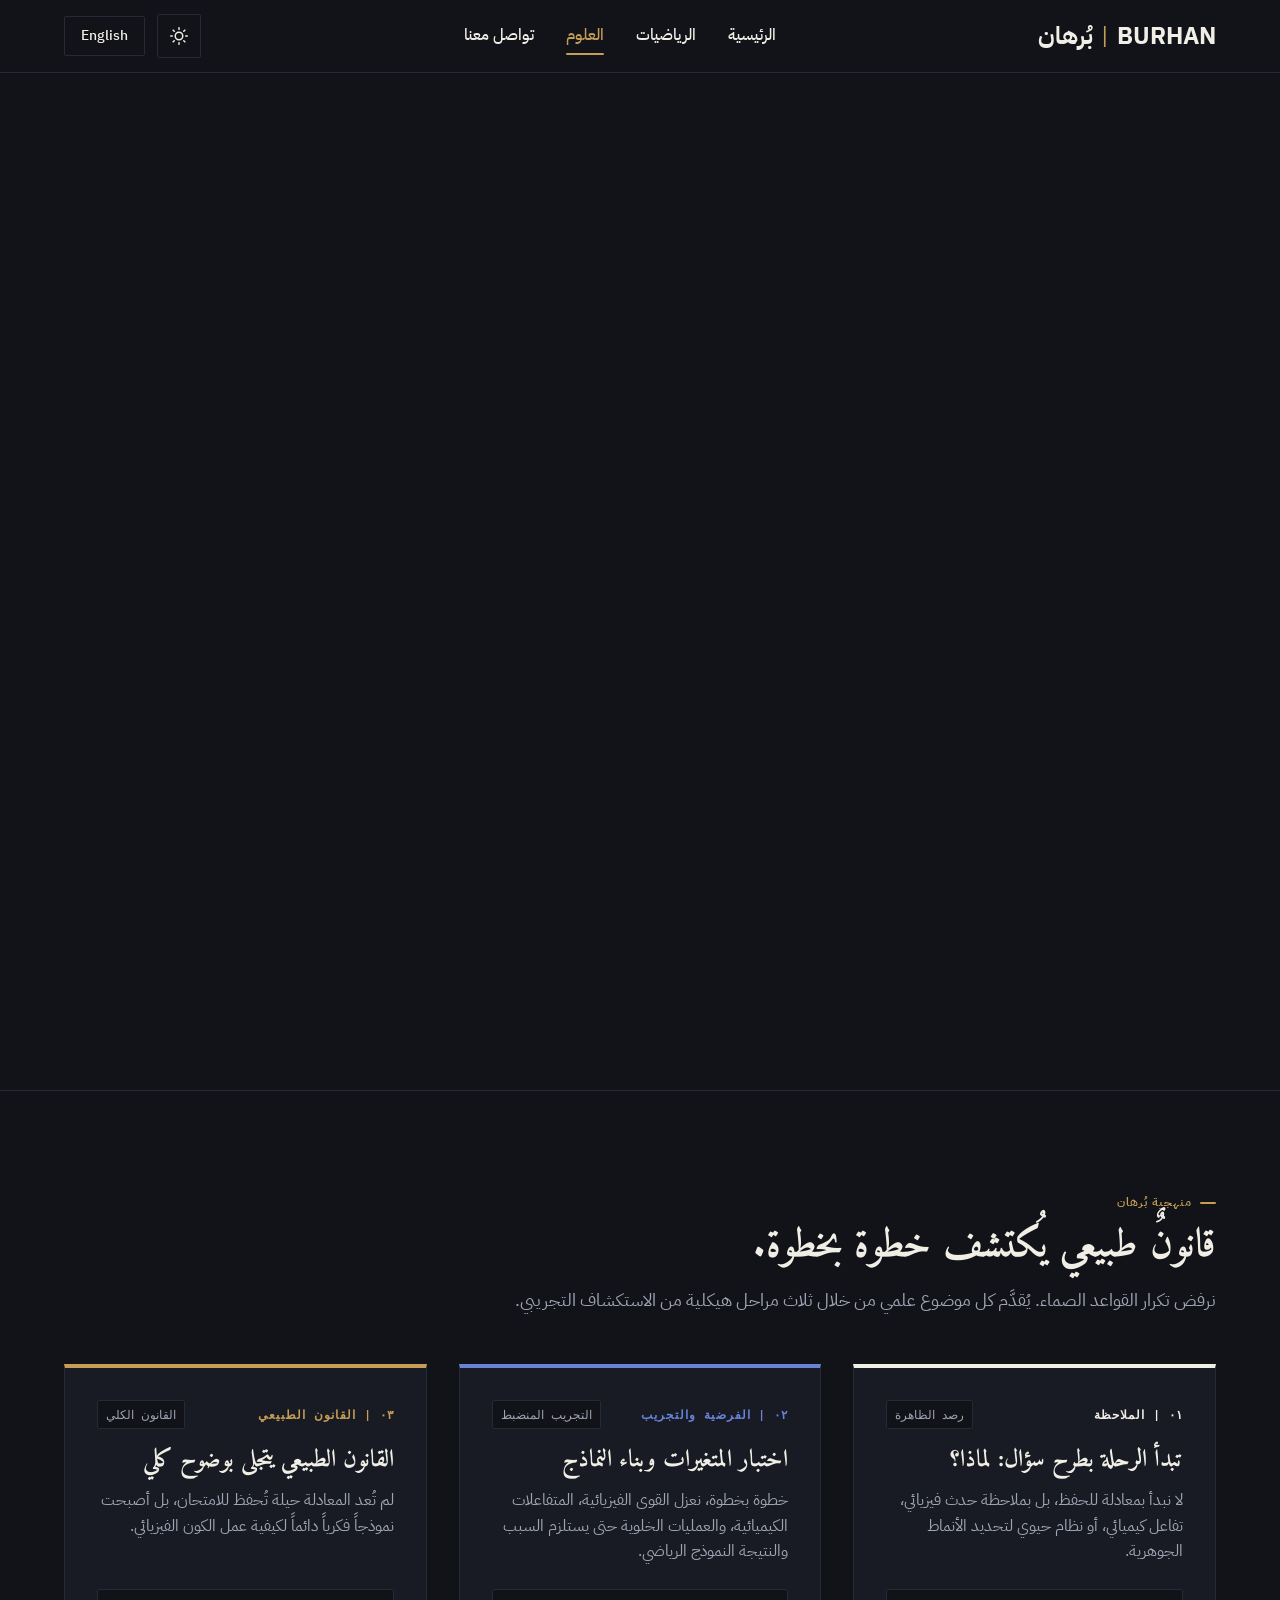
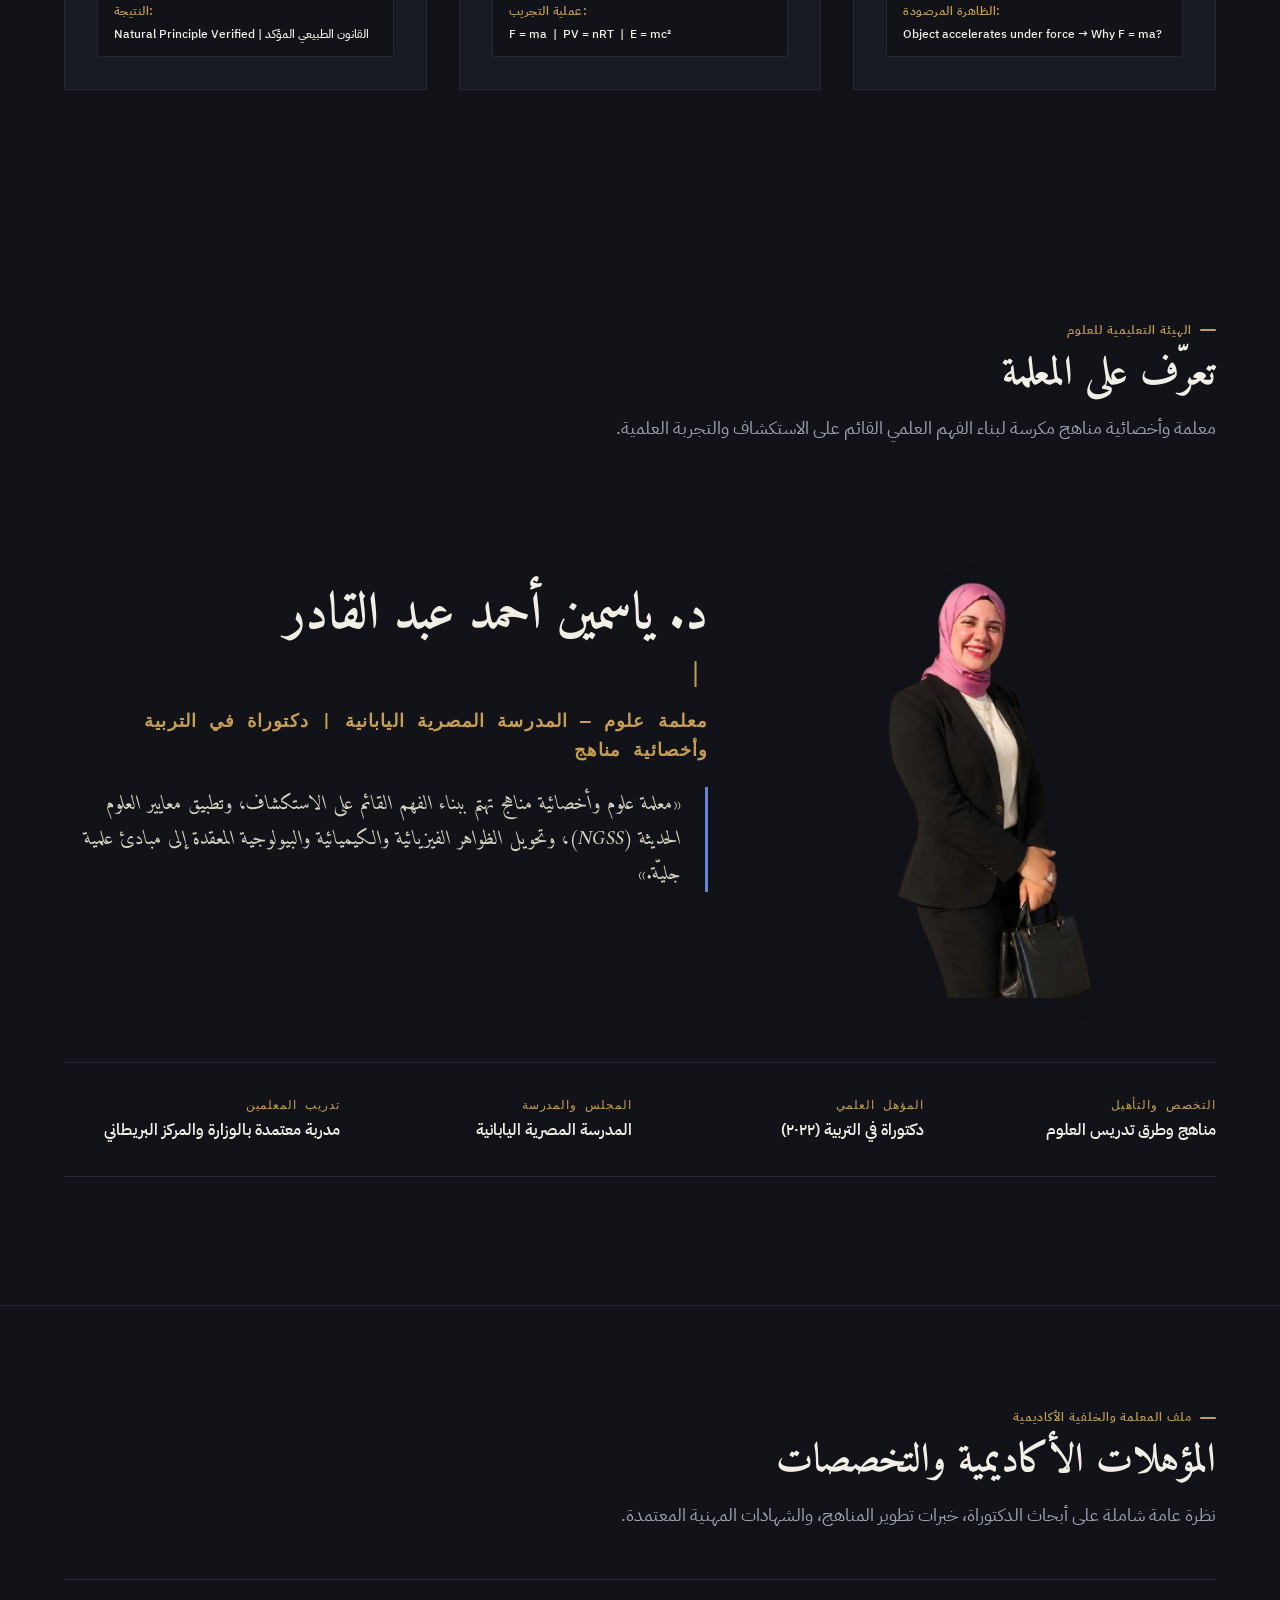
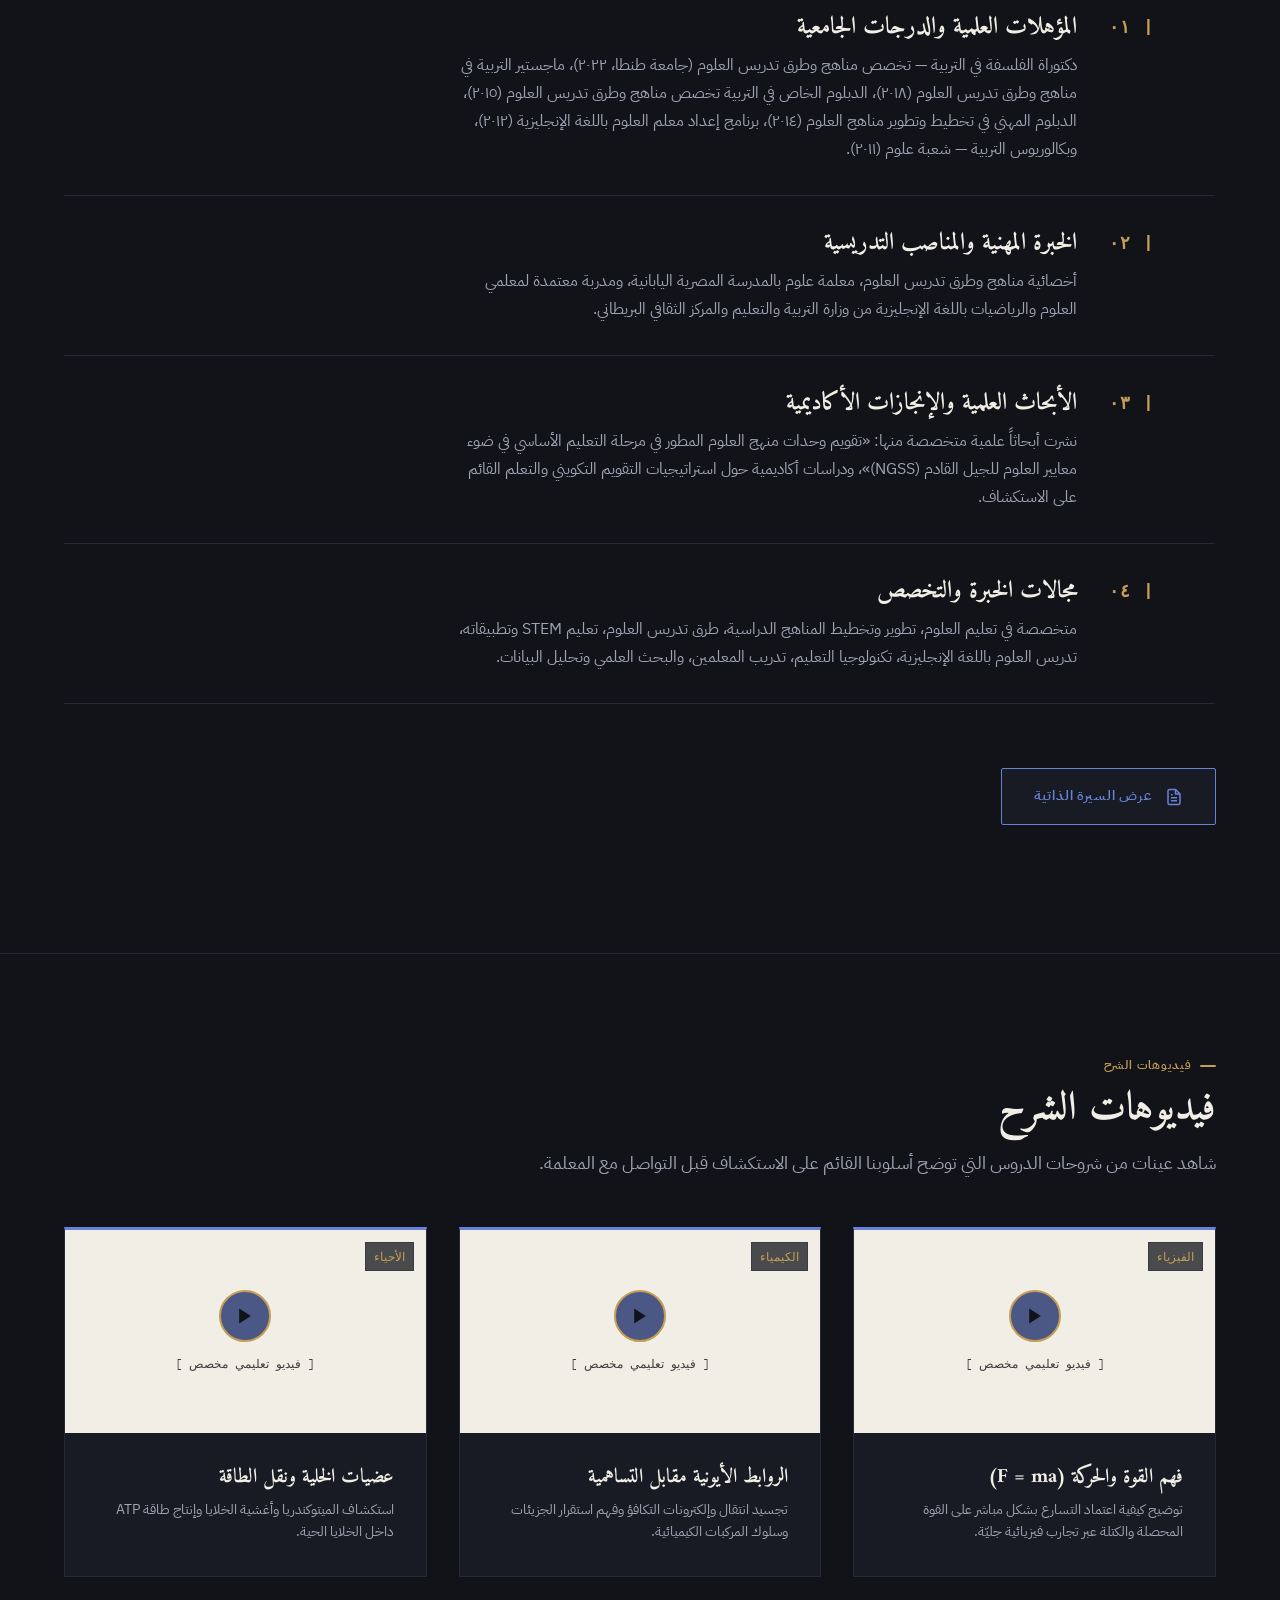
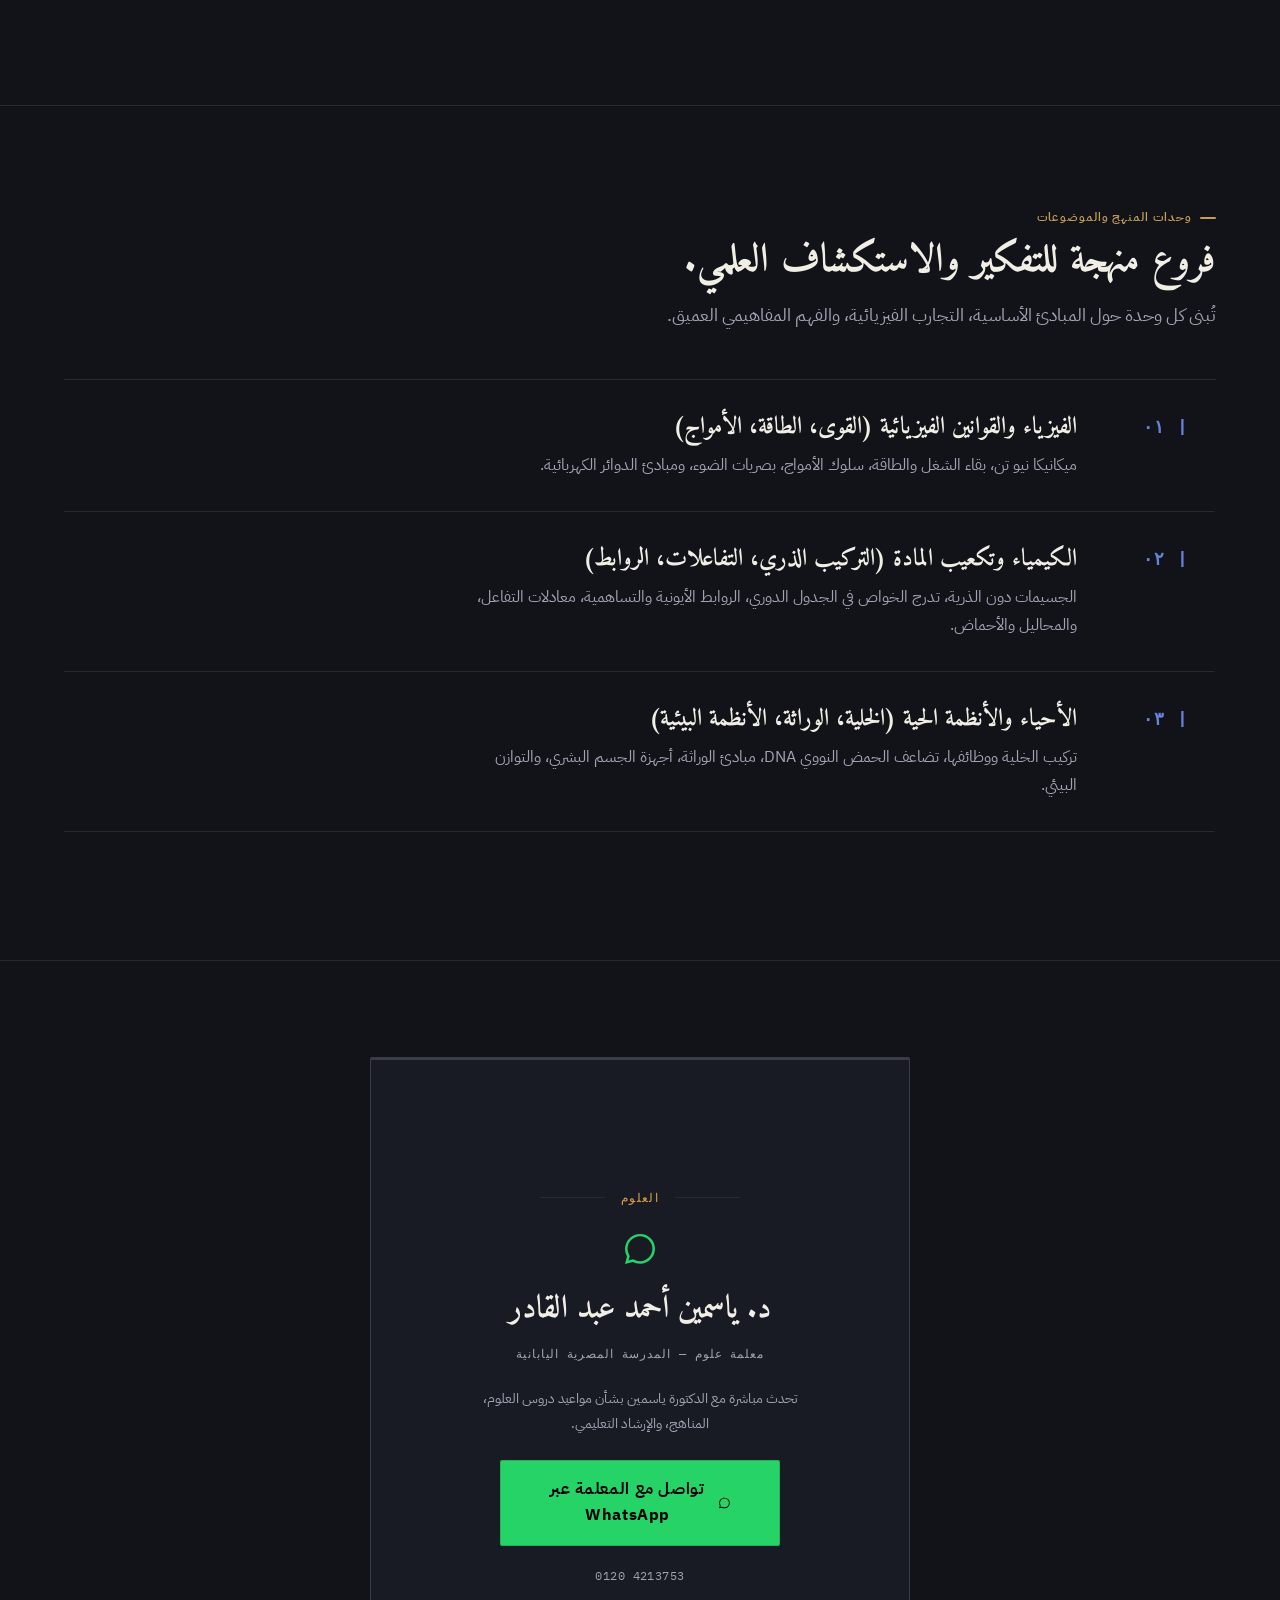
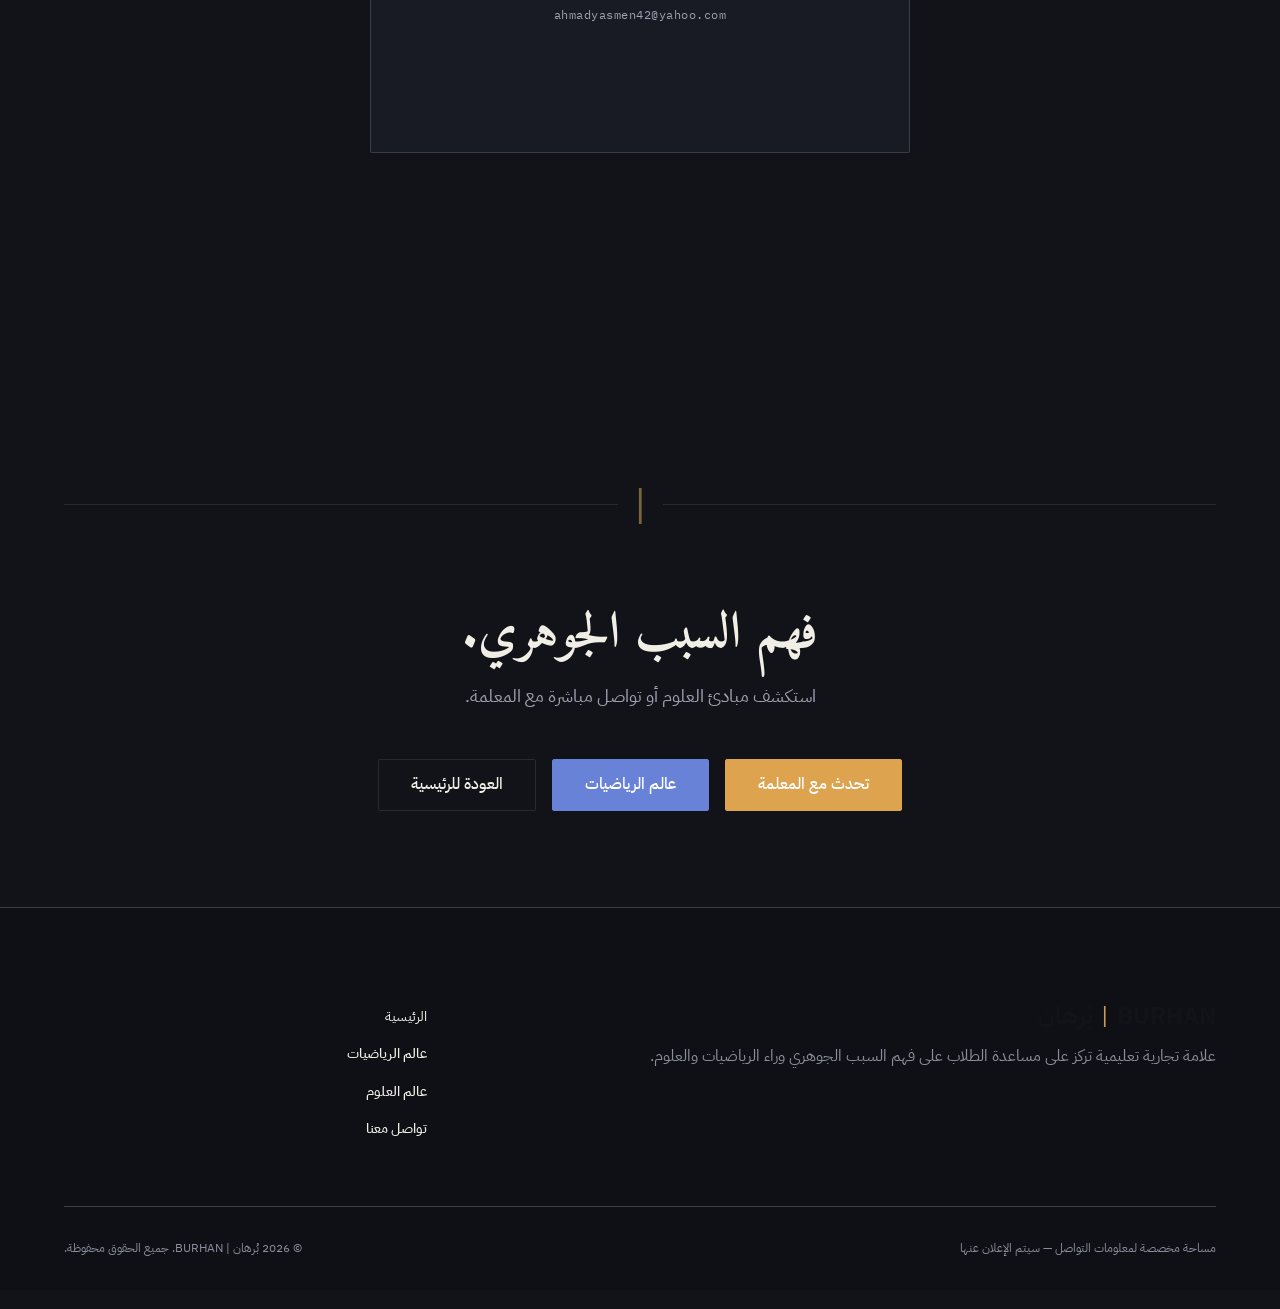
<file: science.html>
<!DOCTYPE html>
<html lang="ar" dir="rtl">
<head>
  <meta charset="UTF-8">
  <meta name="viewport" content="width=device-width, initial-scale=1.0">
  <title>Science World | BURHAN — عالم العلوم | بُرهان</title>
  <meta name="description" content="Explore Science World at BURHAN. Guided by Ms. Yasmin Ahmed (ياسمين أحمد). Understand the WHY behind Physics, Chemistry, Biology, natural laws, and empirical discovery.">
  <link rel="stylesheet" href="css/main.css">
  <script src="js/theme.js"></script>
</head>
<body data-page="science">

  <!-- ACCESSIBLE SKIP-TO-MAIN LINK -->
  <a href="#main-content" class="skip-link" data-en="Skip to main content" data-ar="الانتقال إلى المحتوى الرئيسي">Skip to main content</a>

  <!-- CONTINUOUS SCIENCE BACKGROUND CANVAS -->
  <canvas class="hero-canvas" aria-hidden="true" id="heroCanvas"></canvas>

  <!-- GLOBAL NAVIGATION HEADER (IDENTICAL TO MATHEMATICS.HTML) -->
  <header class="site-header">
    <nav class="site-nav container" aria-label="Main Navigation">
      <a href="index.html" class="burhan-wordmark" aria-label="BURHAN Home">
        BURHAN <span class="burhan-divider">|</span> بُرهان
      </a>

      <ul class="nav-menu" data-nav-menu>
        <li><a href="index.html" class="nav-link" data-en="Home" data-ar="الرئيسية">Home</a></li>
        <li><a href="mathematics.html" class="nav-link" data-en="Mathematics" data-ar="الرياضيات">Mathematics</a></li>
        <li><a href="science.html" class="nav-link is-active" aria-current="page" data-en="Science" data-ar="العلوم">Science</a></li>
        <li><a href="contact.html" class="nav-link" data-en="Contact" data-ar="تواصل معنا">Contact</a></li>
      </ul>

      <div class="nav-actions">
        <!-- Theme Toggle (Light / Dark) -->
        <button type="button" class="theme-toggle-btn" data-theme-toggle aria-label="Switch Theme">
          <svg class="theme-icon-sun" width="18" height="18" viewBox="0 0 24 24">
            <circle cx="12" cy="12" r="5"/>
            <path d="M12 1v2M12 21v2M4.22 4.22l1.42 1.42M18.36 18.36l1.42 1.42M1 12h2M21 12h2M4.22 19.78l1.42-1.42M18.36 5.64l1.42-1.42"/>
          </svg>
          <svg class="theme-icon-moon" width="18" height="18" viewBox="0 0 24 24" style="display:none;">
            <path d="M21 12.79A9 9 0 1 1 11.21 3 7 7 0 0 0 21 12.79z"/>
          </svg>
        </button>

        <!-- Language Switcher -->
        <button type="button" class="lang-toggle-btn" data-lang-toggle aria-label="التحويل إلى العربية">
          <span data-en="العربية" data-ar="English">العربية</span>
        </button>

        <!-- Mobile Menu Toggle -->
        <button type="button" class="nav-toggle-btn" data-nav-toggle aria-expanded="false" aria-label="Open Navigation Menu">
          <svg width="20" height="20" viewBox="0 0 20 20" fill="none" xmlns="http://www.w3.org/2000/svg">
            <path d="M3 5H17M3 10H17M3 15H17" stroke="currentColor" stroke-width="2" stroke-linecap="round"/>
          </svg>
        </button>
      </div>
    </nav>
  </header>

  <!-- MAIN SCIENCE WORLD CONTENT -->
  <main id="main-content">

    <!-- 01 — SCIENCE HERO SECTION -->
    <section class="home-hero science-hero" data-hero-section>
      <!-- Radial Science Discovery Amber glow atmosphere -->
      <div class="hero-glow hero-glow--science" aria-hidden="true"></div>

      <!-- Accent construction line -->
      <span class="hero-accent-line hero-accent-line--science" aria-hidden="true"></span>

      <div class="container home-hero-container">
        <div class="home-hero-grid">

          <!-- Left / Primary Content Column -->
          <div class="home-hero-content">

            <div class="home-hero-header">
              <!-- Science Badges -->
              <div class="hero-badges" data-reveal-hero>
                <span class="hero-badge hero-badge--science">
                  <span class="hero-badge-dot hero-badge-dot--science"></span>
                  <span data-en="DISCOVERY SYSTEM — AMBER" data-ar="نظام الاستكشاف — كهرماني">DISCOVERY SYSTEM — AMBER</span>
                </span>
                <span class="hero-badge">
                  <span class="hero-badge-dot"></span>
                  <span data-en="EMPIRICAL OBSERVATION" data-ar="رصد واستكشاف تجريبي">EMPIRICAL OBSERVATION</span>
                </span>
              </div>

              <span class="section-eyebrow hero-eyebrow" data-reveal-hero
                data-en="BURHAN | SCIENCE WORLD" data-ar="بُرهان | عالم العلوم">BURHAN | SCIENCE WORLD</span>

              <h1 class="home-hero-title font-display" data-reveal-hero
                data-en="Science is not a set of facts to memorize. It is the discovery of nature's laws."
                data-ar="العلوم ليست مجرد حقائق للحفظ، بل هي استكشاف لقوانين الطبيعة.">
                Science is not a set of facts to memorize. It is the discovery of nature's laws.
              </h1>

              <p class="home-hero-lead" data-reveal-hero
                data-en="Explore Physics, Chemistry, and Biology beyond formulaic memory. Guided by Yasmen Ahmed Abd El Kader (د. ياسمين أحمد عبد القادر), PhD Educator, Science Teacher at Egyptian Japanese School, and Curriculum Specialist."
                data-ar="استكشف الفيزياء والكيمياء والأحياء أبعد من حفظ القواعد. تحت إشراف الدكتورة ياسمين أحمد عبد القادر، معلمة العلوم بالمدرسة المصرية اليابانية وأخصائية مناهج وطرق تدريس العلوم.">
                Explore Physics, Chemistry, and Biology beyond formulaic memory. Guided by Yasmen Ahmed Abd El Kader (د. ياسمين أحمد عبد القادر), PhD Educator, Science Teacher at Egyptian Japanese School, and Curriculum Specialist.
              </p>
            </div>

            <div class="home-hero-meta-cta">
              <!-- Highlight Metrics Strip -->
              <div class="hero-credentials-strip" data-reveal-hero>
                <div class="hero-cred-item hero-cred-item--primary">
                  <span class="hero-cred-num font-mono">PhD</span>
                  <span class="hero-cred-label" data-en="Educator" data-ar="دكتوراة التربية">Educator</span>
                </div>
                <div class="hero-cred-item">
                  <span class="hero-cred-tag font-mono">SCIENCE</span>
                  <span class="hero-cred-label" data-en="&amp; Curriculum" data-ar="المناهج وطرق التدريس">&amp; Curriculum</span>
                </div>
                <div class="hero-cred-item">
                  <span class="hero-cred-tag font-mono">STEM</span>
                  <span class="hero-cred-label" data-en="Education" data-ar="تعليم STEM">Education</span>
                </div>
                <div class="hero-cred-item">
                  <span class="hero-cred-tag font-mono" data-en="SCIENCE" data-ar="العلوم">SCIENCE</span>
                  <span class="hero-cred-label" data-en="In English" data-ar="باللغة الإنجليزية">In English</span>
                </div>
              </div>

              <!-- Additional Credibility Subline -->
              <p class="hero-cred-subline font-mono" data-reveal-hero
                data-en="Certified trainer for science &amp; math teachers in English (MoE &amp; British Council)."
                data-ar="مدربة معتمدة لمعلمي العلوم والرياضيات باللغة الإنجليزية (وزارة التربية والتعليم والمركز البريطاني).">
                Certified trainer for science &amp; math teachers in English (MoE &amp; British Council).
              </p>

              <!-- Hero CTA Buttons -->
              <div class="hero-cta-row" data-reveal-hero>
                <a href="#contact" class="btn btn-science">
                  <span data-en="Contact the Teacher" data-ar="تواصل مع المعلمة">Contact the Teacher</span>
                  <svg class="icon-directional" width="16" height="16" viewBox="0 0 16 16" fill="none" style="margin-inline-start: var(--space-2);">
                    <path d="M6 12L10 8L6 4" stroke="currentColor" stroke-width="2" stroke-linecap="round" stroke-linejoin="round"/>
                  </svg>
                </a>
                <a href="#teacher-intro" class="btn btn-ghost" data-en="Meet the Teacher" data-ar="تعرّف على المعلمة">
                  Meet the Teacher
                </a>
              </div>
            </div>

          </div>

          <!-- Right / Educator Visual Column -->
          <div class="home-hero-visual hero-teachers-visual" data-reveal-hero>
            <div class="hero-teachers-wrapper">
              <!-- Minimal Science Amber accent atmospheric glow -->
              <span class="teachers-accent-glow teachers-accent-glow--science" aria-hidden="true"></span>

              <!-- Direct Cutout Image Display -->
              <div class="hero-teachers-display">
                <img src="images/teachers/yasmin.png"
                  alt="Yasmen Ahmed Abd El Kader — Science Teacher &amp; Curriculum Specialist | د. ياسمين أحمد عبد القادر — معلمة العلوم وأخصائية المناهج"
                  class="hero-teachers-img" loading="eager">
              </div>

              <!-- Compact Educator Identity Lockup -->
              <div class="hero-educator-lockup">
                <div class="hero-educator-name font-display" data-en="Yasmen Ahmed Abd El Kader" data-ar="د. ياسمين أحمد عبد القادر">
                  Yasmen Ahmed Abd El Kader
                </div>
                <div class="hero-educator-role font-mono" data-en="Science Teacher — Egyptian Japanese School"
                  data-ar="معلمة علوم — المدرسة المصرية اليابانية">
                  Science Teacher — Egyptian Japanese School
                </div>
                <div class="hero-educator-location font-mono" data-en="PhD Educator · Science &amp; Curriculum Specialist"
                  data-ar="دكتوراة في التربية · أخصائية مناهج وطرق تدريس العلوم">
                  PhD Educator · Science &amp; Curriculum Specialist
                </div>
              </div>
            </div>
          </div>

        </div>
      </div>
    </section>

    <!-- 02 — OBSERVATION → HYPOTHESIS → NATURAL LAW -->
    <section class="proof-stages-section section-padding">
      <div class="container">
        <div class="section-heading" data-reveal>
          <span class="section-eyebrow" data-en="The BURHAN Methodology" data-ar="منهجية بُرهان">The BURHAN Methodology</span>
          <h2 class="section-title font-display"
              data-en="A natural law discovered step by step."
              data-ar="قانونٌ طبيعي يُكتشف خطوة بخطوة.">
            A natural law discovered step by step.
          </h2>
          <p class="section-lead"
             data-en="We reject formula recitation. Every scientific phenomenon is presented through three structured stages of empirical discovery."
             data-ar="نرفض تكرار القواعد الصماء. يُقدَّم كل موضوع علمي من خلال ثلاث مراحل هيكلية من الاستكشاف التجريبي.">
            We reject formula recitation. Every scientific phenomenon is presented through three structured stages of empirical discovery.
          </p>
        </div>

        <!-- 3 Structured Stages -->
        <div class="proof-stages-grid">

          <!-- STAGE 01 — OBSERVATION -->
          <article class="proof-stage-card" data-reveal data-reveal-delay="0">
            <div class="stage-card-header">
              <span class="stage-number font-mono" data-en="01 | OBSERVATION" data-ar="٠١ | الملاحظة">01 | OBSERVATION</span>
              <span class="stage-tag" data-en="The Phenomenon" data-ar="رصد الظاهرة">The Phenomenon</span>
            </div>
            <h3 class="stage-title font-display"
                data-en="The Discovery Begins with Asking Why"
                data-ar="تبدأ الرحلة بطرح سؤال: لماذا؟">
              The Discovery Begins with Asking Why
            </h3>
            <p class="stage-desc"
               data-en="We start not with an equation to memorize, but with observing a physical event, chemical reaction, or biological system to identify underlying patterns."
               data-ar="لا نبدأ بمعادلة للحفظ، بل بملاحظة حدث فيزيائي، تفاعل كيميائي، أو نظام حيوي لتحديد الأنماط الجوهرية.">
              We start not with an equation to memorize, but with observing a physical event, chemical reaction, or biological system to identify underlying patterns.
            </p>
            <div class="stage-formula-box font-mono" aria-hidden="true">
              <span class="formula-label" data-en="Observed Phenomenon:" data-ar="الظاهرة المرصودة:">Observed Phenomenon:</span>
              <code>Object accelerates under force  →  Why F = ma?</code>
            </div>
          </article>

          <!-- STAGE 02 — HYPOTHESIS -->
          <article class="proof-stage-card proof-stage-card--math" data-reveal data-reveal-delay="140">
            <div class="stage-card-header">
              <span class="stage-number font-mono" data-en="02 | HYPOTHESIS" data-ar="٠٢ | الفرضية والتجريب">02 | HYPOTHESIS</span>
              <span class="stage-tag stage-tag--math" data-en="Controlled Testing" data-ar="التجريب المنضبط">Controlled Testing</span>
            </div>
            <h3 class="stage-title font-display"
                data-en="Testing Variables &amp; Formulating Models"
                data-ar="اختبار المتغيرات وبناء النماذج">
              Testing Variables &amp; Formulating Models
            </h3>
            <p class="stage-desc"
               data-en="Step by step, we isolate physical forces, chemical reactants, and cellular processes until cause and effect necessitate the mathematical model."
               data-ar="خطوة بخطوة، نعزل القوى الفيزيائية، المتفاعلات الكيميائية، والعمليات الخلوية حتى يستلزم السبب والنتيجة النموذج الرياضي.">
              Step by step, we isolate physical forces, chemical reactants, and cellular processes until cause and effect necessitate the mathematical model.
            </p>
            <div class="stage-formula-box font-mono" aria-hidden="true">
              <span class="formula-label" data-en="Experimental Process:" data-ar="عملية التجريب:">Experimental Process:</span>
              <code>F = ma &nbsp;|&nbsp; PV = nRT &nbsp;|&nbsp; E = mc²</code>
            </div>
          </article>

          <!-- STAGE 03 — NATURAL LAW -->
          <article class="proof-stage-card proof-stage-card--brass" data-reveal data-reveal-delay="280">
            <div class="stage-card-header">
              <span class="stage-number font-mono" data-en="03 | NATURAL LAW" data-ar="٠٣ | القانون الطبيعي">03 | NATURAL LAW</span>
              <span class="stage-tag stage-tag--brass" data-en="Universal Principle" data-ar="القانون الكلي">Universal Principle</span>
            </div>
            <h3 class="stage-title font-display"
                data-en="The Law Rendered Self-Evident"
                data-ar="القانون الطبيعي يتجلى بوضوح كلي">
              The Law Rendered Self-Evident
            </h3>
            <p class="stage-desc"
               data-en="The formula is no longer a trick remembered for an exam; it is a permanent mental model of how the physical universe operates."
               data-ar="لم تُعد المعادلة حيلة تُحفظ للامتحان، بل أصبحت نموذجاً فكرياً دائماً لكيفية عمل الكون الفيزيائي.">
              The formula is no longer a trick remembered for an exam; it is a permanent mental model of how the physical universe operates.
            </p>
            <div class="stage-formula-box font-mono" aria-hidden="true">
              <span class="formula-label" data-en="Conclusion:" data-ar="النتيجة:">Conclusion:</span>
              <code>Natural Principle Verified  |  القانون الطبيعي المؤكد</code>
            </div>
          </article>

        </div>
      </div>
    </section>

    <!-- 03 — TEACHER INTRODUCTION — YASMEN AHMED ABD EL KADER -->
    <section id="teacher-intro" class="teacher-intro-section section-padding" data-reveal>
      <div class="container">
        <div class="section-heading" data-reveal data-reveal-delay="0">
          <span class="section-eyebrow" data-en="Science Faculty" data-ar="الهيئة التعليمية للعلوم">Science Faculty</span>
          <h2 class="section-title font-display"
              data-en="Meet the Educator"
              data-ar="تعرّف على المعلمة">
            Meet the Educator
          </h2>
          <p class="section-lead"
             data-en="A dedicated educator and curriculum specialist focusing on building inquiry-based scientific understanding and empirical discovery."
             data-ar="معلمة وأخصائية مناهج مكرسة لبناء الفهم العلمي القائم على الاستكشاف والتجربة العلمية.">
            A dedicated educator and curriculum specialist focusing on building inquiry-based scientific understanding and empirical discovery.
          </p>
        </div>

        <div class="teacher-intro-grid">
          <!-- Portrait Frame (Slide-in Reveal Animation) -->
          <div class="teacher-portrait-frame" data-reveal-slide>
            <img src="images/teachers/yasmin.png"
                 alt="Yasmen Ahmed Abd El Kader — Science Educator | د. ياسمين أحمد عبد القادر — معلمة العلوم"
                 class="teacher-portrait-img"
                 loading="eager">
          </div>

          <!-- Name & Short Intro Body -->
          <div class="teacher-intro-body" data-reveal data-reveal-delay="160">
            <h3 class="teacher-intro-title font-display" data-en="Yasmen Ahmed Abd El Kader" data-ar="د. ياسمين أحمد عبد القادر">
              Yasmen Ahmed Abd El Kader
            </h3>

            <div class="teacher-signature-divider" aria-hidden="true">
              <span class="burhan-divider">|</span>
            </div>

            <span class="teacher-intro-role" data-en="Science Teacher — Egyptian Japanese School | PhD Educator &amp; Curriculum Specialist" data-ar="معلمة علوم — المدرسة المصرية اليابانية | دكتوراة في التربية وأخصائية مناهج">
              Science Teacher — Egyptian Japanese School | PhD Educator &amp; Curriculum Specialist
            </span>

            <blockquote class="teacher-intro-quote font-display"
                        data-en="“A Science educator and curriculum specialist dedicated to building inquiry-based understanding, integrating NGSS science standards, and transforming complex physical, chemical, and biological phenomena into clear empirical principles.”"
                        data-ar="«معلمة علوم وأخصائية مناهج تهتم ببناء الفهم القائم على الاستكشاف، وتطبيق معايير العلوم الحديثة (NGSS)، وتحويل الظواهر الفيزيائية والكيميائية والبيولوجية المعقدة إلى مبادئ علمية جليّة.»">
              “A Science educator and curriculum specialist dedicated to building inquiry-based understanding, integrating NGSS science standards, and transforming complex physical, chemical, and biological phenomena into clear empirical principles.”
            </blockquote>
          </div>
        </div>

        <!-- EXPERIENCE HIGHLIGHTS STRIP -->
        <div class="experience-highlights-strip" data-reveal data-reveal-delay="240">
          <div class="highlight-item">
            <span class="highlight-label" data-en="SPECIALIZATION" data-ar="التخصص والتأهيل">SPECIALIZATION</span>
            <span class="highlight-value" data-en="Science &amp; Curriculum Design" data-ar="مناهج وطرق تدريس العلوم">Science &amp; Curriculum Design</span>
          </div>

          <div class="highlight-item">
            <span class="highlight-label" data-en="DEGREE" data-ar="المؤهل العلمي">DEGREE</span>
            <span class="highlight-value" data-en="PhD of Education (2022)" data-ar="دكتوراة في التربية (٢٠٢٢)">PhD of Education (2022)</span>
          </div>

          <div class="highlight-item">
            <span class="highlight-label" data-en="POSITION" data-ar="المجلس والمدرسة">POSITION</span>
            <span class="highlight-value" data-en="Egyptian Japanese School" data-ar="المدرسة المصرية اليابانية">Egyptian Japanese School</span>
          </div>

          <div class="highlight-item">
            <span class="highlight-label" data-en="TEACHER TRAINING" data-ar="تدريب المعلمين">TEACHER TRAINING</span>
            <span class="highlight-value" data-en="MoE &amp; British Council Certified" data-ar="مدربة معتمدة بالوزارة والمركز البريطاني">MoE &amp; British Council Certified</span>
          </div>
        </div>
      </div>
    </section>

    <!-- 04 — FULL TEACHER PROFILE / EXPERIENCE & CV -->
    <section id="cv" class="experience-cv-section section-padding" data-reveal>
      <div class="container">
        <div class="section-heading" data-reveal data-reveal-delay="0">
          <span class="section-eyebrow" data-en="Educator Background &amp; Credentials" data-ar="ملف المعلمة والخلفية الأكاديمية">Educator Background &amp; Credentials</span>
          <h2 class="section-title font-display"
              data-en="Academic Qualifications &amp; Specialization"
              data-ar="المؤهلات الأكاديمية والتخصصات">
            Academic Qualifications &amp; Specialization
          </h2>
          <p class="section-lead"
             data-en="A comprehensive overview of doctoral research, curriculum development expertise, and professional certifications."
             data-ar="نظرة عامة شاملة على أبحاث الدكتوراة، خبرات تطوير المناهج، والشهادات المهنية المعتمدة.">
            A comprehensive overview of doctoral research, curriculum development expertise, and professional certifications.
          </p>
        </div>

        <!-- Editorial Résumé List -->
        <div class="cv-resume-list">

          <!-- Item 01 — Education & Academic Qualifications -->
          <div class="cv-resume-row" data-reveal data-reveal-delay="0">
            <div class="cv-num font-mono" data-en="01 |" data-ar="٠١ |">01 |</div>
            <div>
              <h3 class="cv-title font-display" data-en="Education &amp; Academic Qualifications" data-ar="المؤهلات العلمية والدرجات الجامعية">
                Education &amp; Academic Qualifications
              </h3>
              <p class="cv-desc"
                 data-en="PhD of Education in Curricula and Instruction (Tanta Univ., 2022), Master of Education in Curricula and Science Teaching Methods (2018), Special Diploma in Curriculum and Science Teaching Methods (2015), Professional Diploma in Science Curriculum Planning and Development (2014), Science Teacher Preparation Program in English (2012), and B.Ed. in Science (2011)."
                 data-ar="دكتوراة الفلسفة في التربية — تخصص مناهج وطرق تدريس العلوم (جامعة طنطا، ٢٠٢٢)، ماجستير التربية في مناهج وطرق تدريس العلوم (٢٠١٨)، الدبلوم الخاص في التربية تخصص مناهج وطرق تدريس العلوم (٢٠١٥)، الدبلوم المهني في تخطيط وتطوير مناهج العلوم (٢٠١٤)، برنامج إعداد معلم العلوم باللغة الإنجليزية (٢٠١٢)، وبكالوريوس التربية — شعبة علوم (٢٠١١).">
                PhD of Education in Curricula and Instruction (Tanta Univ., 2022), Master of Education in Curricula and Science Teaching Methods (2018), Special Diploma in Curriculum and Science Teaching Methods (2015), Professional Diploma in Science Curriculum Planning and Development (2014), Science Teacher Preparation Program in English (2012), and B.Ed. in Science (2011).
              </p>
            </div>
          </div>

          <!-- Item 02 — Professional Experience & Position -->
          <div class="cv-resume-row" data-reveal data-reveal-delay="100">
            <div class="cv-num font-mono" data-en="02 |" data-ar="٠٢ |">02 |</div>
            <div>
              <h3 class="cv-title font-display" data-en="Professional Position &amp; Teaching Experience" data-ar="الخبرة المهنية والمناصب التدريسية">
                Professional Position &amp; Teaching Experience
              </h3>
              <p class="cv-desc"
                 data-en="Experienced Science Educator, Curriculum Specialist, and Teacher Trainer. Currently Science Teacher at Egyptian Japanese School. Certified trainer for science and mathematics teachers delivering instruction in English language through the Ministry of Education and British Council."
                 data-ar="أخصائية مناهج وطرق تدريس العلوم، معلمة علوم بالمدرسة المصرية اليابانية، ومدربة معتمدة لمعلمي العلوم والرياضيات باللغة الإنجليزية من وزارة التربية والتعليم والمركز الثقافي البريطاني.">
                Experienced Science Educator, Curriculum Specialist, and Teacher Trainer. Currently Science Teacher at Egyptian Japanese School. Certified trainer for science and mathematics teachers delivering instruction in English language through the Ministry of Education and British Council.
              </p>
            </div>
          </div>

          <!-- Item 03 — Publications & Academic Research -->
          <div class="cv-resume-row" data-reveal data-reveal-delay="200">
            <div class="cv-num font-mono" data-en="03 |" data-ar="٠٣ |">03 |</div>
            <div>
              <h3 class="cv-title font-display" data-en="Publications &amp; Academic Achievements" data-ar="الأبحاث العلمية والإنجازات الأكاديمية">
                Publications &amp; Academic Achievements
              </h3>
              <p class="cv-desc"
                 data-en="Author of published scientific research including 'Evaluating of Science Integrated Curriculum Units at the First Stage of Basic Education in the light of Next Generation Science Standards (NGSS)' and specialized studies on formative assessment strategies in science education."
                 data-ar="نشرت أبحاثاً علمية متخصصة منها: «تقويم وحدات منهج العلوم المطور في مرحلة التعليم الأساسي في ضوء معايير العلوم للجيل القادم (NGSS)»، ودراسات أكاديمية حول استراتيجيات التقويم التكويني والتعلم القائم على الاستكشاف.">
                Author of published scientific research including 'Evaluating of Science Integrated Curriculum Units at the First Stage of Basic Education in the light of Next Generation Science Standards (NGSS)' and specialized studies on formative assessment strategies in science education.
              </p>
            </div>
          </div>

          <!-- Item 04 — Areas of Expertise & Training -->
          <div class="cv-resume-row" data-reveal data-reveal-delay="300">
            <div class="cv-num font-mono" data-en="04 |" data-ar="٠٤ |">04 |</div>
            <div>
              <h3 class="cv-title font-display" data-en="Core Areas of Expertise" data-ar="مجالات الخبرة والتخصص">
                Core Areas of Expertise
              </h3>
              <p class="cv-desc"
                 data-en="Specialized in Science Education, Curriculum Development &amp; Planning, Science Teaching Methods, STEM Education, Science Teaching in English, Educational Technology, Teacher Training, and Scientific Research &amp; Data Analysis."
                 data-ar="متخصصة في تعليم العلوم، تطوير وتخطيط المناهج الدراسية، طرق تدريس العلوم، تعليم STEM وتطبيقاته، تدريس العلوم باللغة الإنجليزية، تكنولوجيا التعليم، تدريب المعلمين، والبحث العلمي وتحليل البيانات.">
                Specialized in Science Education, Curriculum Development &amp; Planning, Science Teaching Methods, STEM Education, Science Teaching in English, Educational Technology, Teacher Training, and Scientific Research &amp; Data Analysis.
              </p>
            </div>
          </div>

        </div>

        <!-- VIEW FULL CV Button -->
        <div class="cv-action-wrap" data-reveal data-reveal-delay="400">
          <a href="documents/yasmen-ahmed-cv.pdf" class="btn-cv" target="_blank" rel="noopener noreferrer"
             aria-label="View Teacher Full CV Document">
            <svg width="18" height="18" viewBox="0 0 24 24" fill="none" stroke="currentColor" stroke-width="2">
              <path d="M14 2H6a2 2 0 0 0-2 2v16a2 2 0 0 0 2 2h12a2 2 0 0 0 2-2V8z"/>
              <polyline points="14 2 14 8 20 8"/>
              <line x1="16" y1="13" x2="8" y2="13"/>
              <line x1="16" y1="17" x2="8" y2="17"/>
              <polyline points="10 9 9 9 8 9"/>
            </svg>
            <span data-en="View CV" data-ar="عرض السيرة الذاتية">View CV</span>
          </a>
        </div>
      </div>
    </section>

    <!-- 05 — TEACHING VIDEOS -->
    <section id="videos" class="teaching-videos-section section-padding" data-reveal>
      <div class="container">
        <div class="section-heading" data-reveal data-reveal-delay="0">
          <span class="section-eyebrow" data-en="Teaching Demonstrations" data-ar="فيديوهات الشرح">Teaching Demonstrations</span>
          <h2 class="section-title font-display"
              data-en="Teaching Videos"
              data-ar="فيديوهات الشرح">
            Teaching Videos
          </h2>
          <p class="section-lead"
             data-en="Watch sample lesson breakdowns demonstrating our discovery-based approach before contacting the educator."
             data-ar="شاهد عينات من شروحات الدروس التي توضح أسلوبنا القائم على الاستكشاف قبل التواصل مع المعلمة.">
            Watch sample lesson breakdowns demonstrating our discovery-based approach before contacting the educator.
          </p>
        </div>

        <!-- Editorial Video Grid -->
        <div class="videos-grid">

          <!-- Video Card 01 -->
          <article class="video-frame-card" data-reveal data-reveal-delay="0">
            <div class="video-frame-media" aria-label="Video lesson placeholder: Understanding Force &amp; Motion">
              <span class="video-topic-tag" data-en="PHYSICS" data-ar="الفيزياء">PHYSICS</span>
              <div class="video-play-btn" aria-hidden="true">
                <svg width="20" height="20" viewBox="0 0 24 24" fill="currentColor">
                  <polygon points="5 3 19 12 5 21 5 3"/>
                </svg>
              </div>
              <span class="font-mono" style="font-size: var(--font-size-xs); opacity: 0.8;" data-en="[ Video Lesson Placeholder ]" data-ar="[ فيديو تعليمي مخصص ]">[ Video Lesson Placeholder ]</span>
            </div>
            <div class="video-frame-body">
              <h3 class="video-title font-display" data-en="Understanding Force &amp; Motion (F = ma)" data-ar="فهم القوة والحركة (F = ma)">
                Understanding Force &amp; Motion (F = ma)
              </h3>
              <p class="video-desc"
                 data-en="Demonstrating how acceleration directly depends on net force and mass through practical physical setups."
                 data-ar="توضيح كيفية اعتماد التسارع بشكل مباشر على القوة المحصلة والكتلة عبر تجارب فيزيائية جليّة.">
                Demonstrating how acceleration directly depends on net force and mass through practical physical setups.
              </p>
            </div>
          </article>

          <!-- Video Card 02 -->
          <article class="video-frame-card" data-reveal data-reveal-delay="140">
            <div class="video-frame-media" aria-label="Video lesson placeholder: Chemical Bonding">
              <span class="video-topic-tag" data-en="CHEMISTRY" data-ar="الكيمياء">CHEMISTRY</span>
              <div class="video-play-btn" aria-hidden="true">
                <svg width="20" height="20" viewBox="0 0 24 24" fill="currentColor">
                  <polygon points="5 3 19 12 5 21 5 3"/>
                </svg>
              </div>
              <span class="font-mono" style="font-size: var(--font-size-xs); opacity: 0.8;" data-en="[ Video Lesson Placeholder ]" data-ar="[ فيديو تعليمي مخصص ]">[ Video Lesson Placeholder ]</span>
            </div>
            <div class="video-frame-body">
              <h3 class="video-title font-display" data-en="Ionic vs. Covalent Chemical Bonds" data-ar="الروابط الأيونية مقابل التساهمية">
                Ionic vs. Covalent Chemical Bonds
              </h3>
              <p class="video-desc"
                 data-en="Visualizing valence electron transfers and sharing to understand molecular stability and compound behavior."
                 data-ar="تجسيد انتقال وإلكترونات التكافؤ وفهم استقرار الجزيئات وسلوك المركبات الكيميائية.">
                Visualizing valence electron transfers and sharing to understand molecular stability and compound behavior.
              </p>
            </div>
          </article>

          <!-- Video Card 03 -->
          <article class="video-frame-card" data-reveal data-reveal-delay="280">
            <div class="video-frame-media" aria-label="Video lesson placeholder: Cell Structure">
              <span class="video-topic-tag" data-en="BIOLOGY" data-ar="الأحياء">BIOLOGY</span>
              <div class="video-play-btn" aria-hidden="true">
                <svg width="20" height="20" viewBox="0 0 24 24" fill="currentColor">
                  <polygon points="5 3 19 12 5 21 5 3"/>
                </svg>
              </div>
              <span class="font-mono" style="font-size: var(--font-size-xs); opacity: 0.8;" data-en="[ Video Lesson Placeholder ]" data-ar="[ فيديو تعليمي مخصص ]">[ Video Lesson Placeholder ]</span>
            </div>
            <div class="video-frame-body">
              <h3 class="video-title font-display" data-en="Cellular Organelles &amp; Energy Transfer" data-ar="عضيات الخلية ونقل الطاقة">
                Cellular Organelles &amp; Energy Transfer
              </h3>
              <p class="video-desc"
                 data-en="Exploring mitochondria, cell membranes, and ATP energy production inside living cells."
                 data-ar="استكشاف الميتوكندريا وأغشية الخلايا وإنتاج طاقة ATP داخل الخلايا الحية.">
                Exploring mitochondria, cell membranes, and ATP energy production inside living cells.
              </p>
            </div>
          </article>

        </div>
      </div>
    </section>

    <!-- 06 — SCIENCE CURRICULUM -->
    <section id="curriculum" class="curriculum-section section-padding" data-reveal>
      <div class="container">
        <div class="section-heading" data-reveal data-reveal-delay="0">
          <span class="section-eyebrow" data-en="Curriculum &amp; Topic Modules" data-ar="وحدات المنهج والموضوعات">Curriculum &amp; Topic Modules</span>
          <h2 class="section-title font-display"
              data-en="Structured disciplines of empirical scientific discovery."
              data-ar="فروع منهجة للتفكير والاستكشاف العلمي.">
            Structured disciplines of empirical scientific discovery.
          </h2>
          <p class="section-lead"
             data-en="Each module is built around fundamental principles, physical experiments, and deep conceptual understanding."
             data-ar="تُبنى كل وحدة حول المبادئ الأساسية، التجارب الفيزيائية، والفهم المفاهيمي العميق.">
            Each module is built around fundamental principles, physical experiments, and deep conceptual understanding.
          </p>
        </div>

        <!-- Text-forward Topic List -->
        <div class="curriculum-list">

          <div class="curriculum-row" data-reveal data-reveal-delay="0">
            <div class="curriculum-meta">
              <span class="curriculum-num font-mono" data-en="01 |" data-ar="٠١ |">01 |</span>
            </div>
            <div class="curriculum-content">
              <h3 class="curriculum-title font-display" data-en="Physics &amp; Physical Laws (Forces, Energy, Waves)" data-ar="الفيزياء والقوانين الفيزيائية (القوى، الطاقة، الأمواج)">
                Physics &amp; Physical Laws (Forces, Energy, Waves)
              </h3>
              <p class="curriculum-desc"
                 data-en="Newtonian mechanics, work and energy conservation, wave behavior, light optics, and electric circuit fundamentals."
                 data-ar="ميكانيكا نيو تن، بقاء الشغل والطاقة، سلوك الأمواج، بصريات الضوء، ومبادئ الدوائر الكهربائية.">
                Newtonian mechanics, work and energy conservation, wave behavior, light optics, and electric circuit fundamentals.
              </p>
            </div>
          </div>

          <div class="curriculum-row" data-reveal data-reveal-delay="100">
            <div class="curriculum-meta">
              <span class="curriculum-num font-mono" data-en="02 |" data-ar="٠٢ |">02 |</span>
            </div>
            <div class="curriculum-content">
              <h3 class="curriculum-title font-display" data-en="Chemistry &amp; Matter (Atomic Structure, Reactions, Bonding)" data-ar="الكيمياء وتكعيب المادة (التركيب الذري، التفاعلات، الروابط)">
                Chemistry &amp; Matter (Atomic Structure, Reactions, Bonding)
              </h3>
              <p class="curriculum-desc"
                 data-en="Subatomic particles, periodic trends, ionic and covalent bonding, chemical equations, stoichiometry, and acids &amp; bases."
                 data-ar="الجسيمات دون الذرية، تدرج الخواص في الجدول الدوري، الروابط الأيونية والتساهمية، معادلات التفاعل، والمحاليل والأحماض.">
                Subatomic particles, periodic trends, ionic and covalent bonding, chemical equations, stoichiometry, and acids &amp; bases.
              </p>
            </div>
          </div>

          <div class="curriculum-row" data-reveal data-reveal-delay="200">
            <div class="curriculum-meta">
              <span class="curriculum-num font-mono" data-en="03 |" data-ar="٠٣ |">03 |</span>
            </div>
            <div class="curriculum-content">
              <h3 class="curriculum-title font-display" data-en="Biology &amp; Living Systems (Cell Biology, Genetics, Ecosystems)" data-ar="الأحياء والأنظمة الحية (الخلية، الوراثة، الأنظمة البيئية)">
                Biology &amp; Living Systems (Cell Biology, Genetics, Ecosystems)
              </h3>
              <p class="curriculum-desc"
                 data-en="Cellular structure and function, DNA replication, principles of inheritance, human organ systems, and ecological balance."
                 data-ar="تركيب الخلية ووظائفها، تضاعف الحمض النووي DNA، مبادئ الوراثة، أجهزة الجسم البشري، والتوازن البيئي.">
                Cellular structure and function, DNA replication, principles of inheritance, human organ systems, and ecological balance.
              </p>
            </div>
          </div>

        </div>
      </div>
    </section>

    <!-- 07 — CONTACT THE TEACHER -->
    <section id="contact" class="contact-teacher-section section-padding" data-reveal>
      <div class="container">
        <div class="contact-teacher-card contact-teacher-card--science">

          <span class="contact-teacher-eyebrow" aria-hidden="true">
            <span class="contact-teacher-eyebrow-line"></span>
            <span class="contact-teacher-eyebrow-label" data-en="Science" data-ar="العلوم">Science</span>
            <span class="contact-teacher-eyebrow-line"></span>
          </span>

          <div class="contact-teacher-icon" aria-hidden="true">
            <svg width="36" height="36" viewBox="0 0 24 24" fill="currentColor">
              <path d="M12.012 2c-5.506 0-9.989 4.478-9.99 9.984a9.964 9.964 0 0 0 1.333 4.993L2 22l5.233-1.337a9.96 9.96 0 0 0 4.779 1.216h.004c5.505 0 9.988-4.478 9.989-9.985 0-2.667-1.037-5.176-2.922-7.062A9.925 9.925 0 0 0 12.012 2zm0 18.163h-.003a8.28 8.28 0 0 1-4.223-1.157l-.303-.18-3.137.82.836-3.056-.197-.313a8.27 8.27 0 0 1-1.267-4.464c0-4.568 3.718-8.286 8.291-8.286 2.213 0 4.293.863 5.858 2.43 1.564 1.566 2.426 3.647 2.425 5.86 0 4.569-3.717 8.286-8.284 8.286z"/>
            </svg>
          </div>

          <h2 class="contact-teacher-name font-display"
              data-en="Yasmen Ahmed Abd El Kader"
              data-ar="د. ياسمين أحمد عبد القادر">
            Yasmen Ahmed Abd El Kader
          </h2>

          <p class="contact-teacher-role font-mono"
             data-en="Science Teacher — Egyptian Japanese School"
             data-ar="معلمة علوم — المدرسة المصرية اليابانية">
            Science Teacher — Egyptian Japanese School
          </p>

          <p class="contact-teacher-message"
             data-en="Talk directly with Dr. Yasmen regarding Science classes, curriculum guidance, and learning pathways."
             data-ar="تحدث مباشرة مع الدكتورة ياسمين بشأن مواعيد دروس العلوم، المناهج، والإرشاد التعليمي.">
            Talk directly with Dr. Yasmen regarding Science classes, curriculum guidance, and learning pathways.
          </p>

          <!-- WHATSAPP BUTTON (Direct WhatsApp link with verified number 01204213753) -->
          <a href="https://wa.me/201204213753"
             target="_blank" rel="noopener noreferrer"
             class="btn-whatsapp"
             aria-label="Contact Dr. Yasmen Ahmed Abd El Kader on WhatsApp">
            <svg width="20" height="20" viewBox="0 0 24 24" fill="currentColor" aria-hidden="true">
              <path d="M12.012 2c-5.506 0-9.989 4.478-9.99 9.984a9.964 9.964 0 0 0 1.333 4.993L2 22l5.233-1.337a9.96 9.96 0 0 0 4.779 1.216h.004c5.505 0 9.988-4.478 9.989-9.985 0-2.667-1.037-5.176-2.922-7.062A9.925 9.925 0 0 0 12.012 2zm0 18.163h-.003a8.28 8.28 0 0 1-4.223-1.157l-.303-.18-3.137.82.836-3.056-.197-.313a8.27 8.27 0 0 1-1.267-4.464c0-4.568 3.718-8.286 8.291-8.286 2.213 0 4.293.863 5.858 2.43 1.564 1.566 2.426 3.647 2.425 5.86 0 4.569-3.717 8.286-8.284 8.286z"/>
            </svg>
            <span data-en="Contact via WhatsApp" data-ar="تواصل مع المعلمة عبر WhatsApp">Contact via WhatsApp</span>
          </a>

          <span class="contact-teacher-phone font-mono"
                data-en="0120 4213753"
                data-ar="0120 4213753">
            0120 4213753
          </span>

          <a href="mailto:ahmadyasmen42@yahoo.com" class="contact-teacher-email font-mono"
             aria-label="Email Dr. Yasmen Ahmed Abd El Kader">
            ahmadyasmen42@yahoo.com
          </a>

        </div>
      </div>
    </section>


    <!-- 08 — CLOSING CTA SECTION -->
    <section class="closing-cta-section" data-reveal>
      <div class="container">
        <div class="section-divider" aria-hidden="true">
          <span class="burhan-divider closing-divider">|</span>
        </div>
        <h2 class="closing-cta-title font-display"
            data-en="UNDERSTAND THE WHY."
            data-ar="فهم السبب الجوهري.">
          UNDERSTAND THE WHY.
        </h2>
        <p class="section-lead closing-cta-lead"
           data-en="Explore the principles of Science or reach out directly to the teacher."
           data-ar="استكشف مبادئ العلوم أو تواصل مباشرة مع المعلمة.">
          Explore the principles of Science or reach out directly to the teacher.
        </p>

        <div class="closing-cta-actions">
          <a href="#contact" class="btn btn-science" data-en="Talk to the Educator" data-ar="تحدث مع المعلمة">Talk to the Educator</a>
          <a href="mathematics.html" class="btn btn-math" data-en="Mathematics World" data-ar="عالم الرياضيات">Mathematics World</a>
          <a href="index.html" class="btn btn-secondary" data-en="Back to Home" data-ar="العودة للرئيسية">Back to Home</a>
        </div>
      </div>
    </section>

  </main>

  <!-- 09 — GLOBAL FOOTER (IDENTICAL TO MATHEMATICS.HTML) -->
  <footer class="site-footer">
    <div class="container">
      <div class="footer-grid">
        <div class="footer-brand">
          <a href="index.html" class="burhan-wordmark">
            BURHAN <span class="burhan-divider">|</span> بُرهان
          </a>
          <p data-en="An educational brand focused on helping students understand the WHY behind Mathematics and Science."
             data-ar="علامة تجارية تعليمية تركز على مساعدة الطلاب على فهم السبب الجوهري وراء الرياضيات والعلوم.">
            An educational brand focused on helping students understand the WHY behind Mathematics and Science.
          </p>
        </div>
        <div>
          <ul class="footer-nav">
            <li><a href="index.html" data-en="Home" data-ar="الرئيسية">Home</a></li>
            <li><a href="mathematics.html" class="nav-link" data-en="Mathematics World" data-ar="عالم الرياضيات">Mathematics World</a></li>
            <li><a href="science.html" class="nav-link" data-en="Science World" data-ar="عالم العلوم">Science World</a></li>
            <li><a href="contact.html" class="nav-link" data-en="Contact" data-ar="تواصل معنا">Contact</a></li>
          </ul>
        </div>
      </div>
      <div class="footer-bottom">
        <span data-en="Contact Placeholder — Details to be announced" data-ar="مساحة مخصصة لمعلومات التواصل — سيتم الإعلان عنها">
          Contact Placeholder — Details to be announced
        </span>
        <span data-en="© 2026 BURHAN | بُرهان. All rights reserved." data-ar="© 2026 بُرهان | BURHAN. جميع الحقوق محفوظة.">
          © 2026 BURHAN | بُرهان. All rights reserved.
        </span>
      </div>
    </div>
  </footer>

  <script src="js/theme.js"></script>
  <script src="js/language.js"></script>
  <script src="js/navigation.js"></script>
  <script src="js/motion.js"></script>
  <script src="js/main.js"></script>
</body>
</html>
</file>
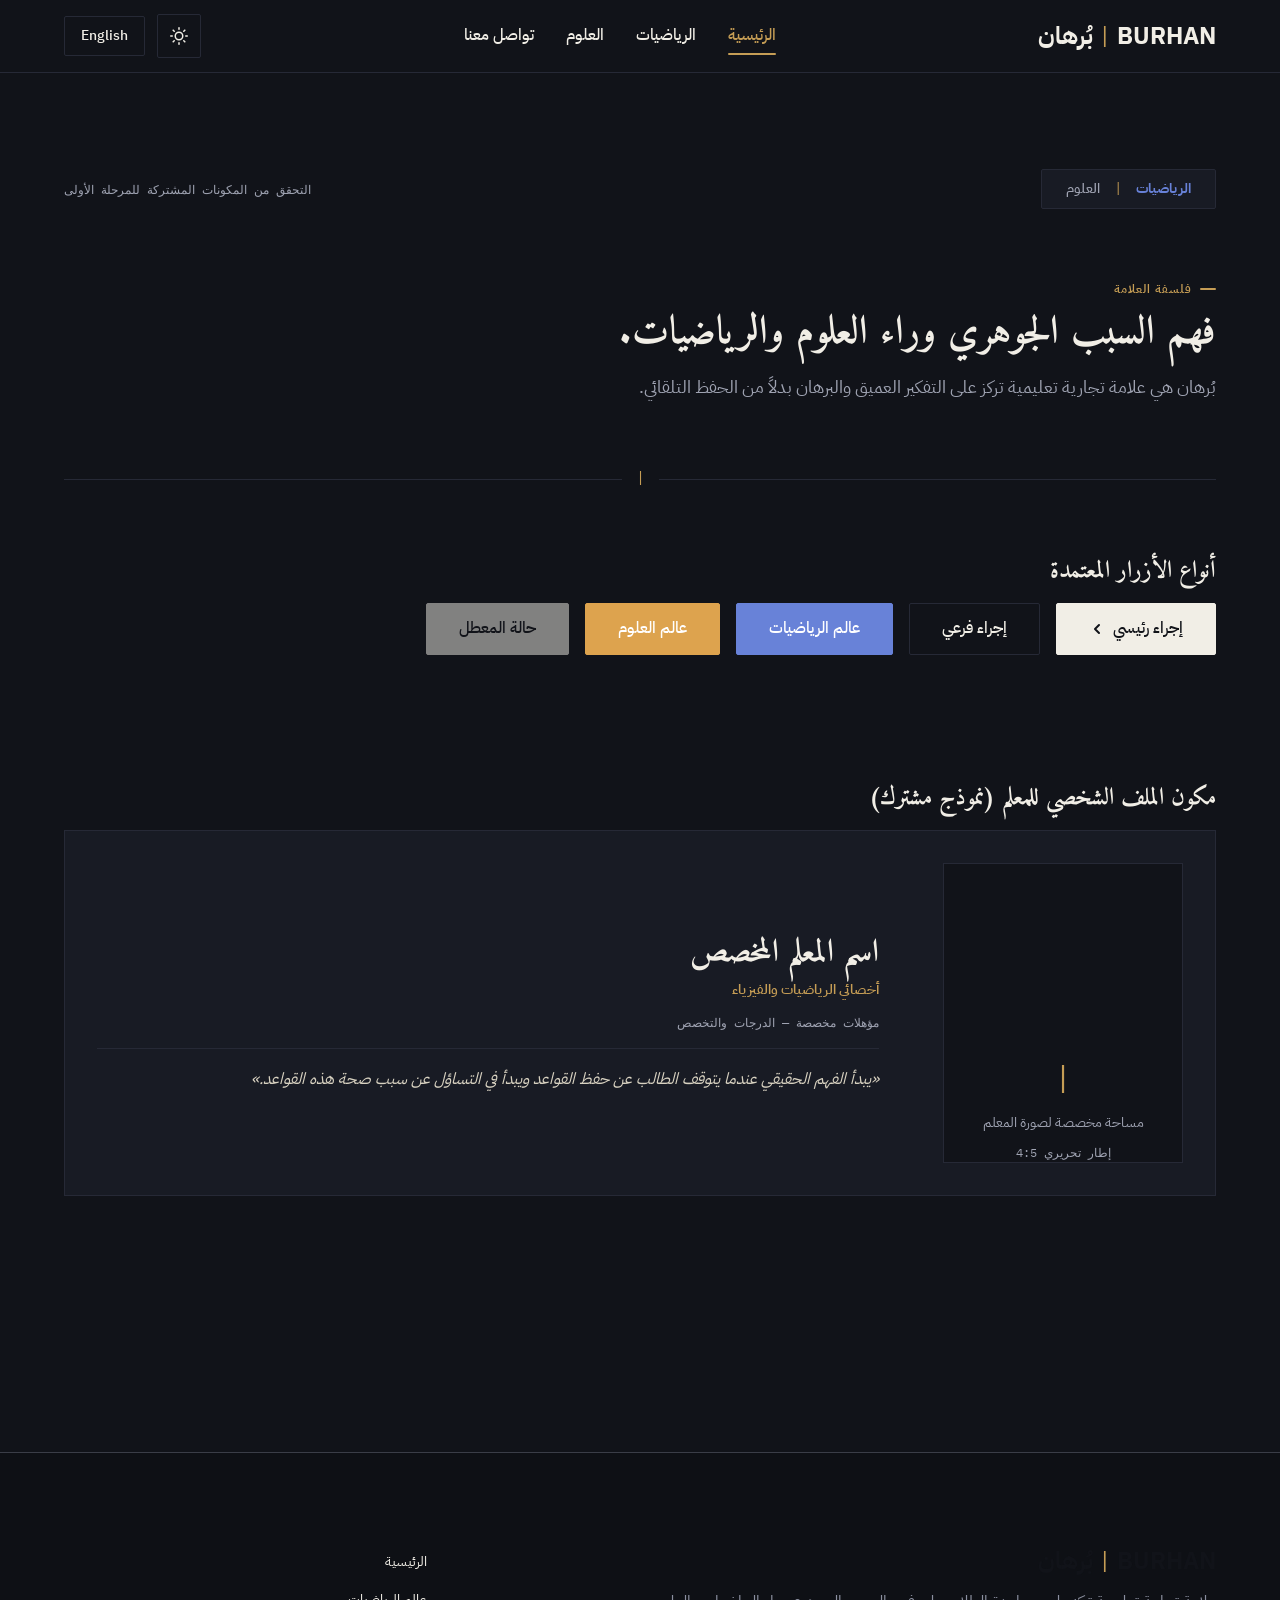
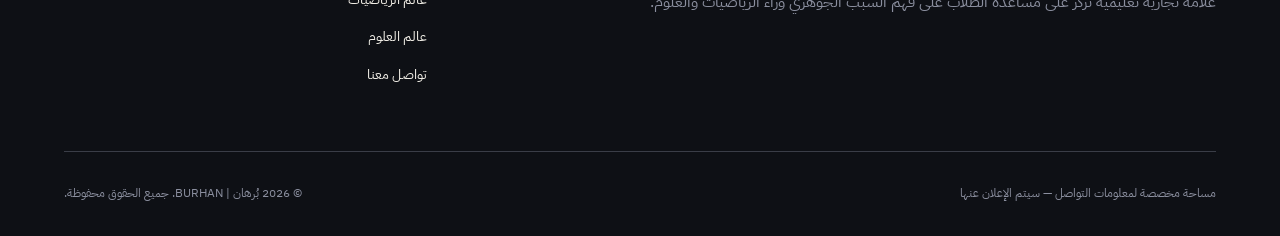
<file: test-bilingual.html>
<!DOCTYPE html>
<html lang="ar" dir="rtl">
<head>
  <meta charset="UTF-8">
  <meta name="viewport" content="width=device-width, initial-scale=1.0">
  <title>BURHAN | بُرهان — Shared Components Verification</title>
  <link rel="stylesheet" href="css/main.css">
  <script src="js/theme.js"></script>
</head>
<body>

  <!-- 10. SKIP-TO-MAIN LINK -->
  <a href="#main-content" class="skip-link" data-en="Skip to main content" data-ar="الانتقال إلى المحتوى الرئيسي">Skip to main content</a>

  <!-- 1. GLOBAL NAVIGATION & 2. WORDMARK & 3. LANGUAGE TOGGLE -->
  <header class="site-header">
    <nav class="site-nav container" aria-label="Main Navigation">
      <a href="index.html" class="burhan-wordmark">
        BURHAN <span class="burhan-divider">|</span> بُرهان
      </a>

      <ul class="nav-menu" data-nav-menu>
        <li><a href="index.html" class="nav-link is-active" data-en="Home" data-ar="الرئيسية">Home</a></li>
        <li><a href="mathematics.html" class="nav-link" data-en="Mathematics" data-ar="الرياضيات">Mathematics</a></li>
        <li><a href="science.html" class="nav-link" data-en="Science" data-ar="العلوم">Science</a></li>
        <li><a href="contact.html" class="nav-link" data-en="Contact" data-ar="تواصل معنا">Contact</a></li>
      </ul>

      <div class="nav-actions">
        <!-- Theme Toggle -->
        <button type="button" class="theme-toggle-btn" data-theme-toggle aria-label="Switch Theme">
          <svg class="theme-icon-sun" width="18" height="18" viewBox="0 0 24 24">
            <circle cx="12" cy="12" r="5"/>
            <path d="M12 1v2M12 21v2M4.22 4.22l1.42 1.42M18.36 18.36l1.42 1.42M1 12h2M21 12h2M4.22 19.78l1.42-1.42M18.36 5.64l1.42-1.42"/>
          </svg>
          <svg class="theme-icon-moon" width="18" height="18" viewBox="0 0 24 24" style="display:none;">
            <path d="M21 12.79A9 9 0 1 1 11.21 3 7 7 0 0 0 21 12.79z"/>
          </svg>
        </button>

        <!-- Language Switcher -->
        <button type="button" class="lang-toggle-btn" data-lang-toggle aria-label="التحويل إلى العربية">
          <span data-en="العربية" data-ar="English">العربية</span>
        </button>

        <button type="button" class="nav-toggle-btn" data-nav-toggle aria-expanded="false" aria-label="Open Navigation Menu">
          <svg width="20" height="20" viewBox="0 0 20 20" fill="none" xmlns="http://www.w3.org/2000/svg">
            <path d="M3 5H17M3 10H17M3 15H17" stroke="currentColor" stroke-width="2" stroke-linecap="round"/>
          </svg>
        </button>
      </div>
    </nav>
  </header>

  <main id="main-content" class="container section-padding">

    <!-- 4. WORLD SWITCHER -->
    <div style="margin-block-end: var(--space-8); display: flex; justify-content: space-between; align-items: center; flex-wrap: wrap; gap: var(--space-4);">
      <div class="world-switcher" aria-label="World Switcher">
        <a href="mathematics.html" class="world-switcher-item is-active" data-world="math" data-en="Mathematics" data-ar="الرياضيات">Mathematics</a>
        <span class="burhan-divider">|</span>
        <a href="science.html" class="world-switcher-item" data-world="science" data-en="Science" data-ar="العلوم">Science</a>
      </div>
      <span class="font-mono" style="font-size: var(--font-size-xs); color: var(--color-text-secondary);" data-en="Phase 1 Shared Component Verification" data-ar="التحقق من المكونات المشتركة للمرحلة الأولى">
        Phase 1 Shared Component Verification
      </span>
    </div>

    <!-- 6. REUSABLE SECTION HEADING & 9. DIVIDER MOTIF -->
    <section class="section-heading">
      <span class="section-eyebrow" data-en="Brand Philosophy" data-ar="فلسفة العلامة">Brand Philosophy</span>
      <h1 class="section-title font-display"
          data-en="Understanding the WHY behind Science &amp; Mathematics."
          data-ar="فهم السبب الجوهري وراء العلوم والرياضيات.">
        Understanding the WHY behind Science &amp; Mathematics.
      </h1>
      <p class="section-lead"
         data-en="BURHAN is an educational brand focused on deep reasoning and proof instead of rote memorization."
         data-ar="بُرهان هي علامة تجارية تعليمية تركز على التفكير العميق والبرهان بدلاً من الحفظ التلقائي.">
        BURHAN is an educational brand focused on deep reasoning and proof instead of rote memorization.
      </p>
    </section>

    <!-- 9. SECTION DIVIDER -->
    <div class="section-divider">
      <span class="burhan-divider">|</span>
    </div>

    <!-- 5. BUTTON SYSTEM -->
    <section style="margin-block-end: var(--space-10);">
      <h2 class="font-display" style="font-size: var(--font-size-xl); margin-block-end: var(--space-4);"
          data-en="Button System Variants" data-ar="أنواع الأزرار المعتمدة">
        Button System Variants
      </h2>
      <div style="display: flex; gap: var(--space-4); flex-wrap: wrap; align-items: center;">
        <button type="button" class="btn btn-primary">
          <span data-en="Primary Action" data-ar="إجراء رئيسي">Primary Action</span>
          <svg class="icon-directional" width="16" height="16" viewBox="0 0 16 16" fill="none" xmlns="http://www.w3.org/2000/svg" style="margin-inline-start: var(--space-2);">
            <path d="M6 12L10 8L6 4" stroke="currentColor" stroke-width="2" stroke-linecap="round" stroke-linejoin="round"/>
          </svg>
        </button>

        <button type="button" class="btn btn-secondary" data-en="Secondary Action" data-ar="إجراء فرعي">
          Secondary Action
        </button>

        <button type="button" class="btn btn-math" data-en="Mathematics World" data-ar="عالم الرياضيات">
          Mathematics World
        </button>

        <button type="button" class="btn btn-science" data-en="Science World" data-ar="عالم العلوم">
          Science World
        </button>

        <button type="button" class="btn btn-primary" disabled data-en="Disabled State" data-ar="حالة المعطل">
          Disabled State
        </button>
      </div>
    </section>

    <!-- 7. TEACHER PROFILE CARD COMPONENT -->
    <section style="margin-block-end: var(--space-10);">
      <h2 class="font-display" style="font-size: var(--font-size-xl); margin-block-end: var(--space-4);"
          data-en="Teacher Profile Component (Shared Matrix)" data-ar="مكون الملف الشخصي للمعلم (نموذج مشترك)">
        Teacher Profile Component (Shared Matrix)
      </h2>
      <article class="teacher-card">
        <div class="teacher-card-media" aria-label="Editorial teacher photo placeholder">
          <div class="teacher-card-media-placeholder">
            <span class="burhan-divider" style="font-size: var(--font-size-2xl);">|</span>
            <span data-en="Teacher Photo Placeholder" data-ar="مساحة مخصصة لصورة المعلم">Teacher Photo Placeholder</span>
            <span class="font-mono" style="font-size: var(--font-size-xs);" data-en="4:5 Editorial Frame" data-ar="إطار تحريري 4:5">4:5 Editorial Frame</span>
          </div>
        </div>
        <div class="teacher-card-body">
          <h3 class="teacher-name font-display" data-en="Teacher Name Placeholder" data-ar="اسم المعلم المخصص">
            Teacher Name Placeholder
          </h3>
          <span class="teacher-subject" data-en="Mathematics &amp; Physics Specialist" data-ar="أخصائي الرياضيات والفيزياء">
            Mathematics &amp; Physics Specialist
          </span>
          <div class="teacher-credentials" data-en="Credentials Placeholder — Degrees &amp; Specialization" data-ar="مؤهلات مخصصة — الدرجات والتخصص">
            Credentials Placeholder — Degrees &amp; Specialization
          </div>
          <blockquote class="teacher-quote" data-en="“True understanding begins when a student stops memorizing rules and starts asking why those rules must be true.”" data-ar="«يبدأ الفهم الحقيقي عندما يتوقف الطالب عن حفظ القواعد ويبدأ في التساؤل عن سبب صحة هذه القواعد.»">
            “True understanding begins when a student stops memorizing rules and starts asking why those rules must be true.”
          </blockquote>
        </div>
      </article>
    </section>

  </main>

  <!-- 8. GLOBAL FOOTER -->
  <footer class="site-footer">
    <div class="container">
      <div class="footer-grid">
        <div class="footer-brand">
          <a href="index.html" class="burhan-wordmark">
            BURHAN <span class="burhan-divider">|</span> بُرهان
          </a>
          <p data-en="An educational brand focused on helping students understand the WHY behind Mathematics and Science."
             data-ar="علامة تجارية تعليمية تركز على مساعدة الطلاب على فهم السبب الجوهري وراء الرياضيات والعلوم.">
            An educational brand focused on helping students understand the WHY behind Mathematics and Science.
          </p>
        </div>
        <div>
          <ul class="footer-nav">
            <li><a href="index.html" data-en="Home" data-ar="الرئيسية">Home</a></li>
            <li><a href="mathematics.html" data-en="Mathematics World" data-ar="عالم الرياضيات">Mathematics World</a></li>
            <li><a href="science.html" data-en="Science World" data-ar="عالم العلوم">Science World</a></li>
            <li><a href="contact.html" data-en="Contact" data-ar="تواصل معنا">Contact</a></li>
          </ul>
        </div>
      </div>
      <div class="footer-bottom">
        <span data-en="Contact Placeholder — Details to be announced" data-ar="مساحة مخصصة لمعلومات التواصل — سيتم الإعلان عنها">
          Contact Placeholder — Details to be announced
        </span>
        <span data-en="© 2026 BURHAN | بُرهان. All rights reserved." data-ar="© 2026 بُرهان | BURHAN. جميع الحقوق محفوظة.">
          © 2026 BURHAN | بُرهان. All rights reserved.
        </span>
      </div>
    </div>
  </footer>

  <script src="js/theme.js"></script>
  <script src="js/language.js"></script>
  <script src="js/navigation.js"></script>
  <script src="js/motion.js"></script>
  <script src="js/main.js"></script>
</body>
</html>
</file>
<file: css/main.css>
/* ==========================================================================
   BURHAN | بُرهان — Main CSS Bundle Entrypoint
   ========================================================================== */

@import url('./tokens.css');
@import url('./base.css');
@import url('./layout.css');
@import url('./accessibility.css');
@import url('./bilingual.css');
@import url('./components.css');
@import url('./pages.css');
</file>
